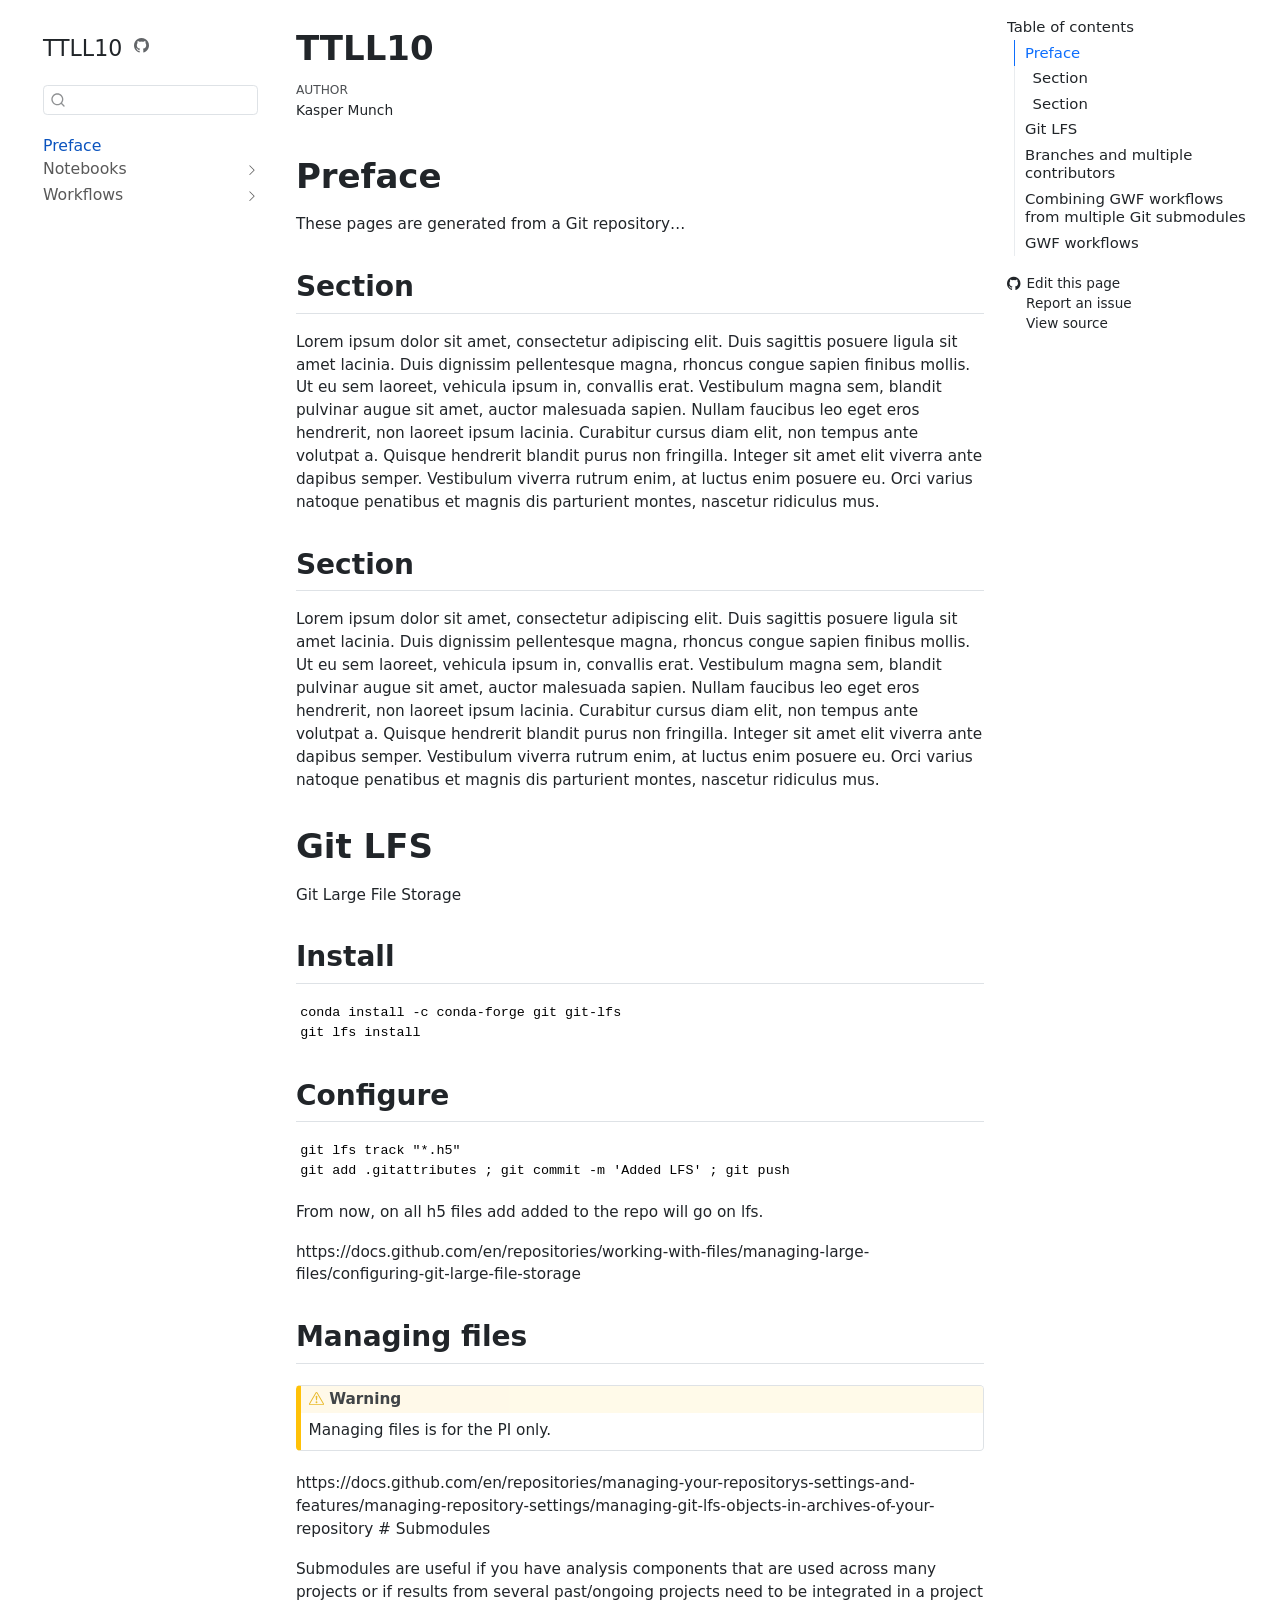
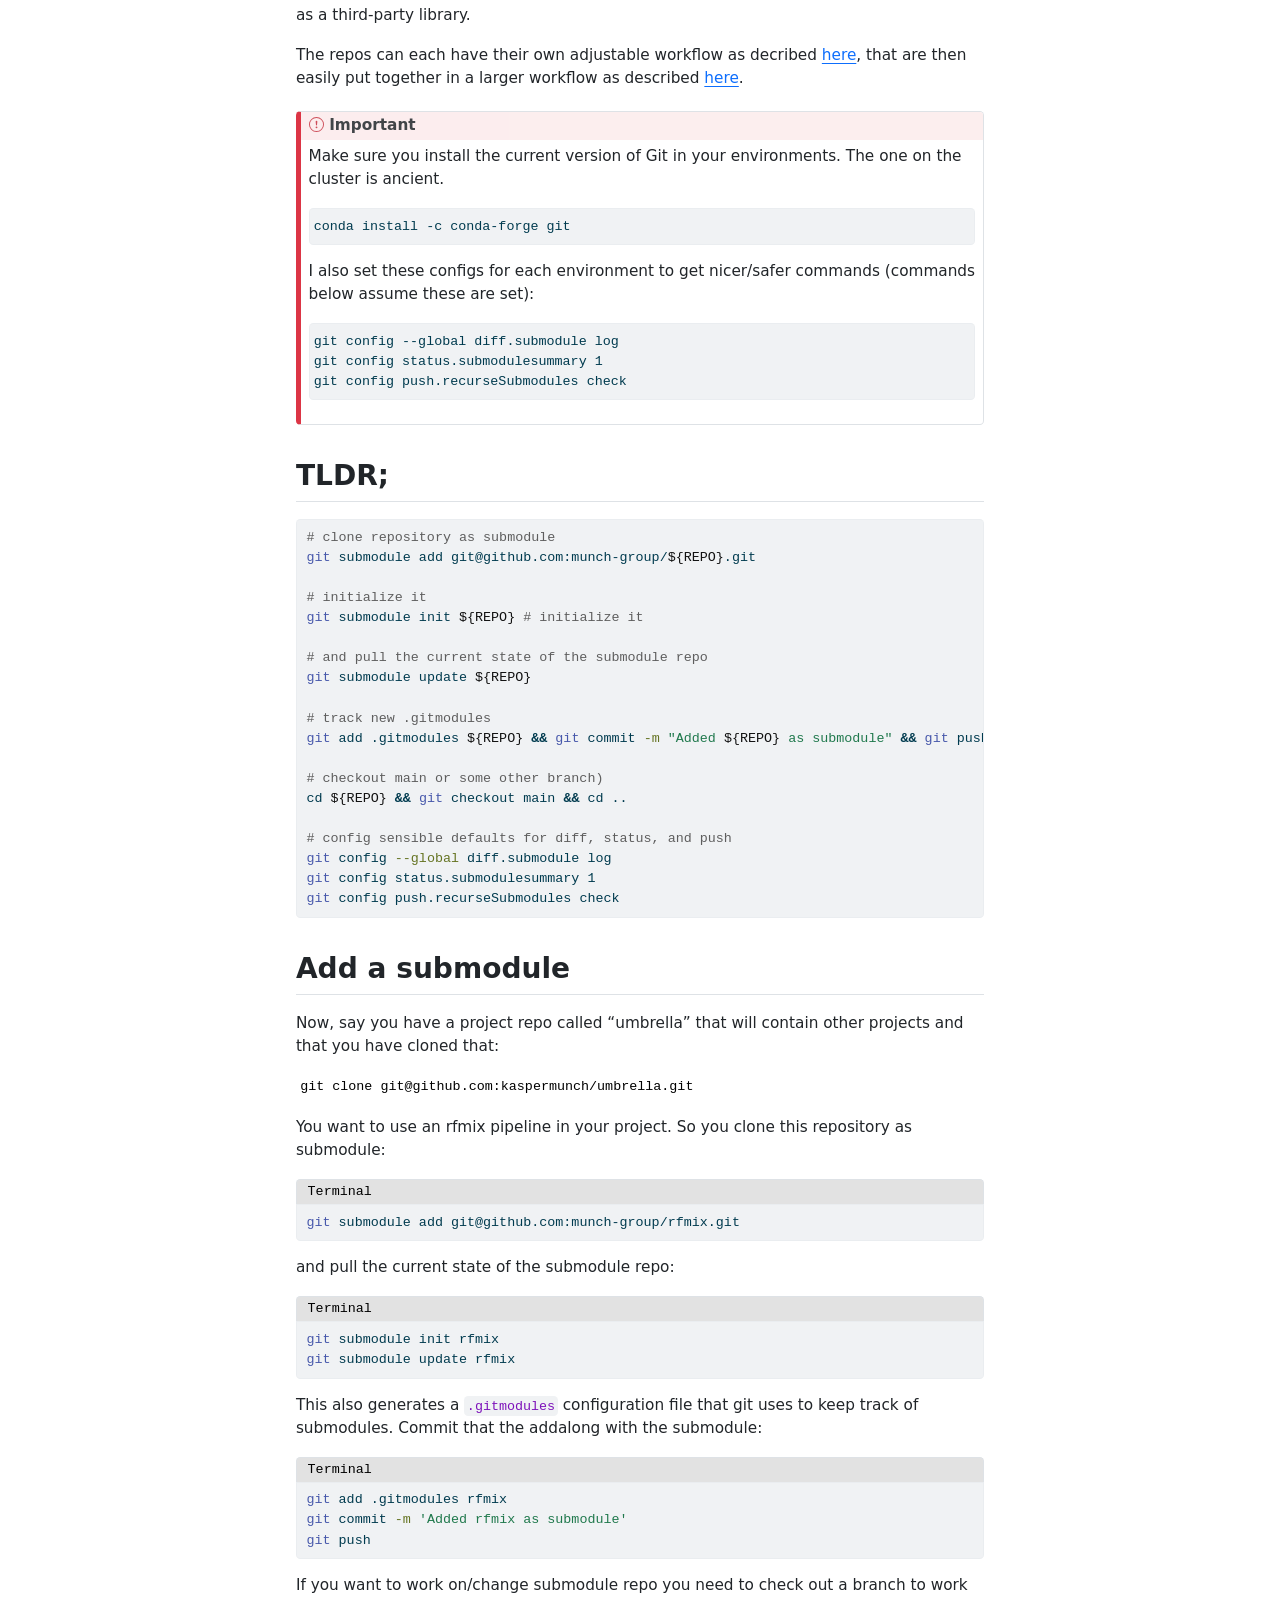
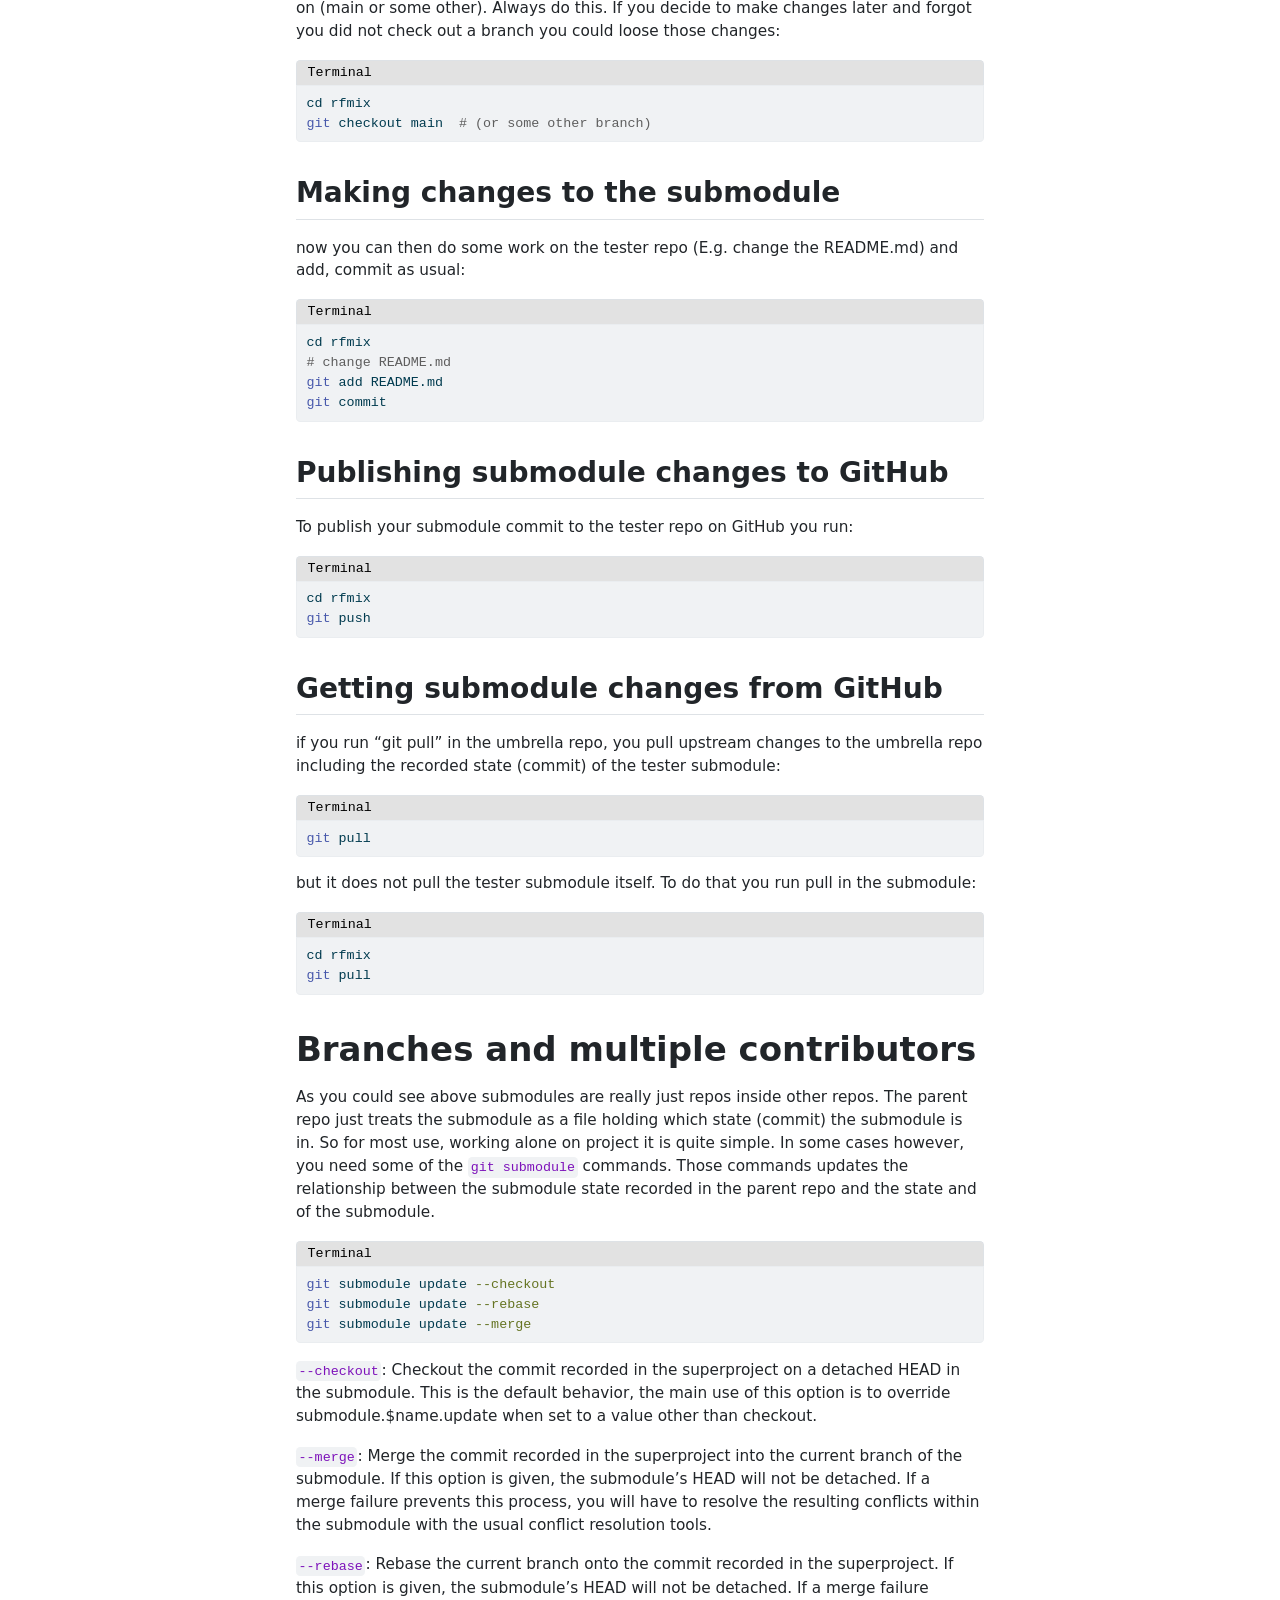
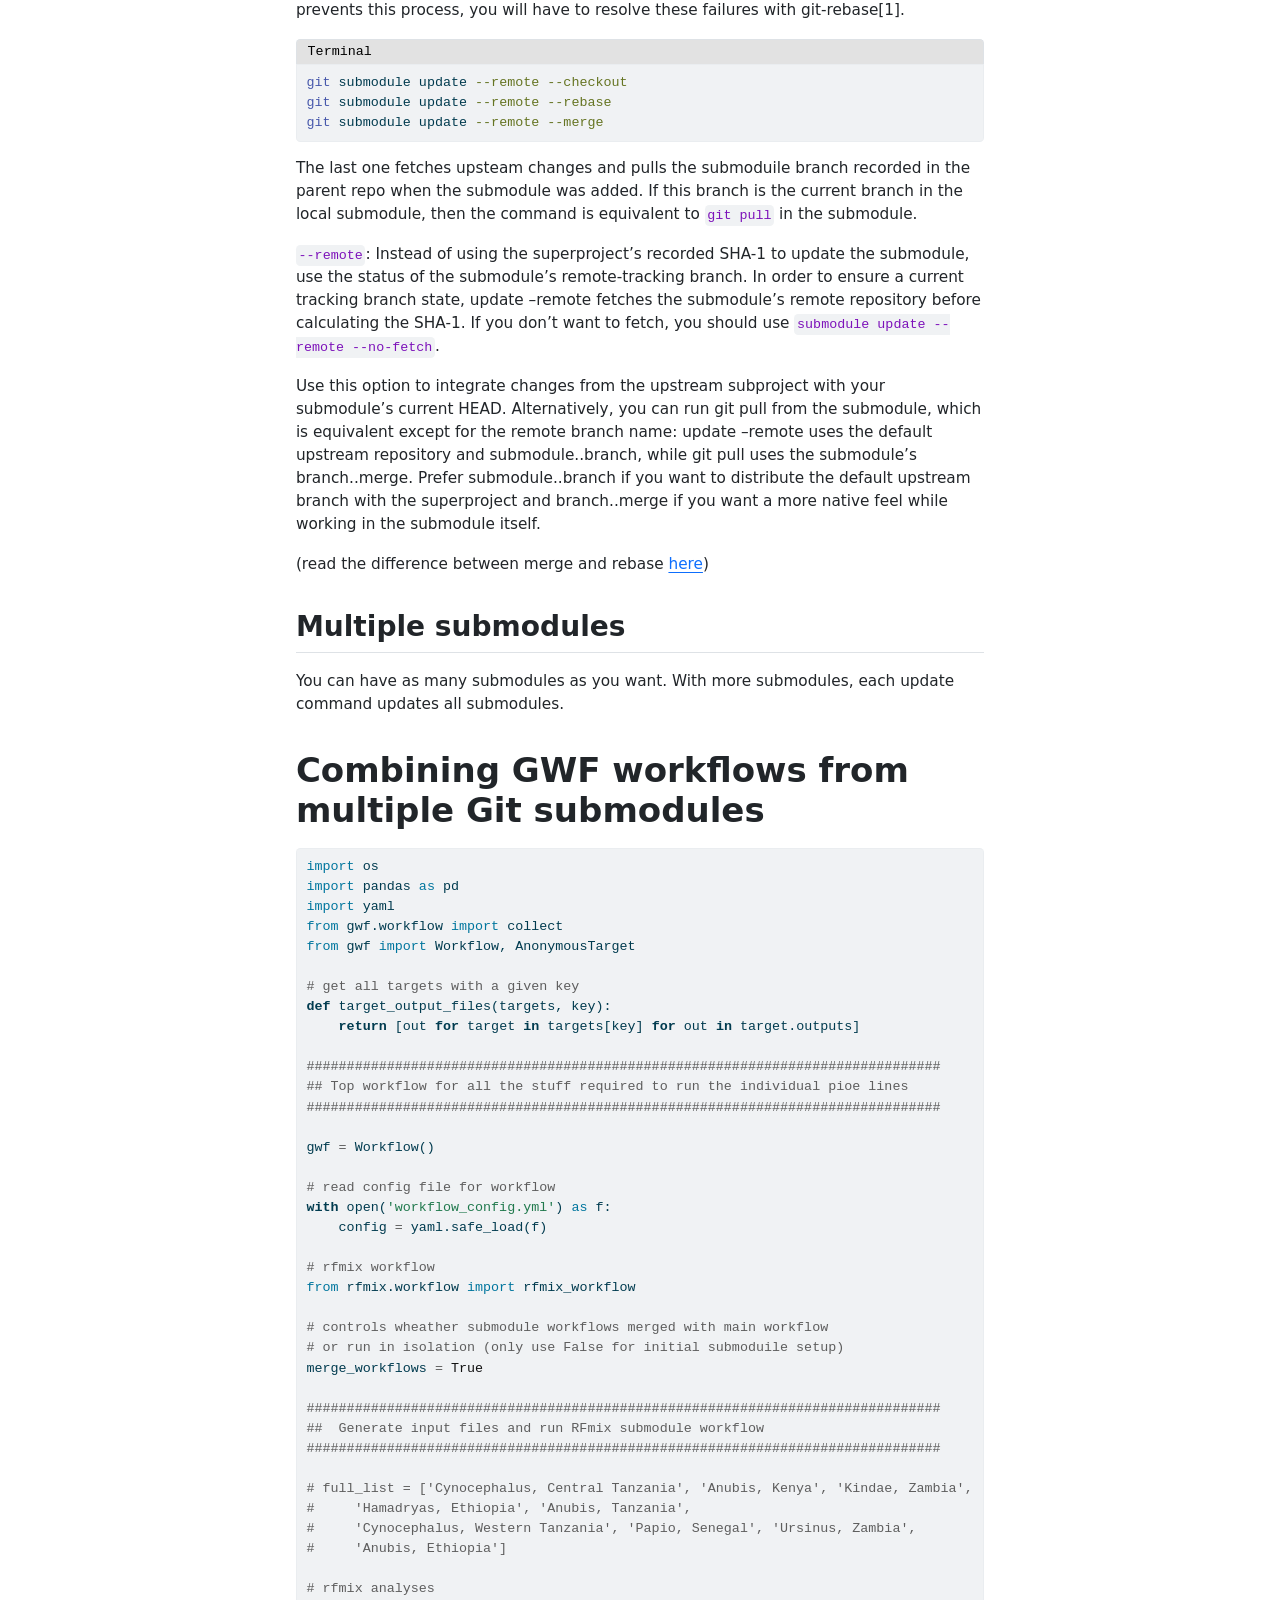
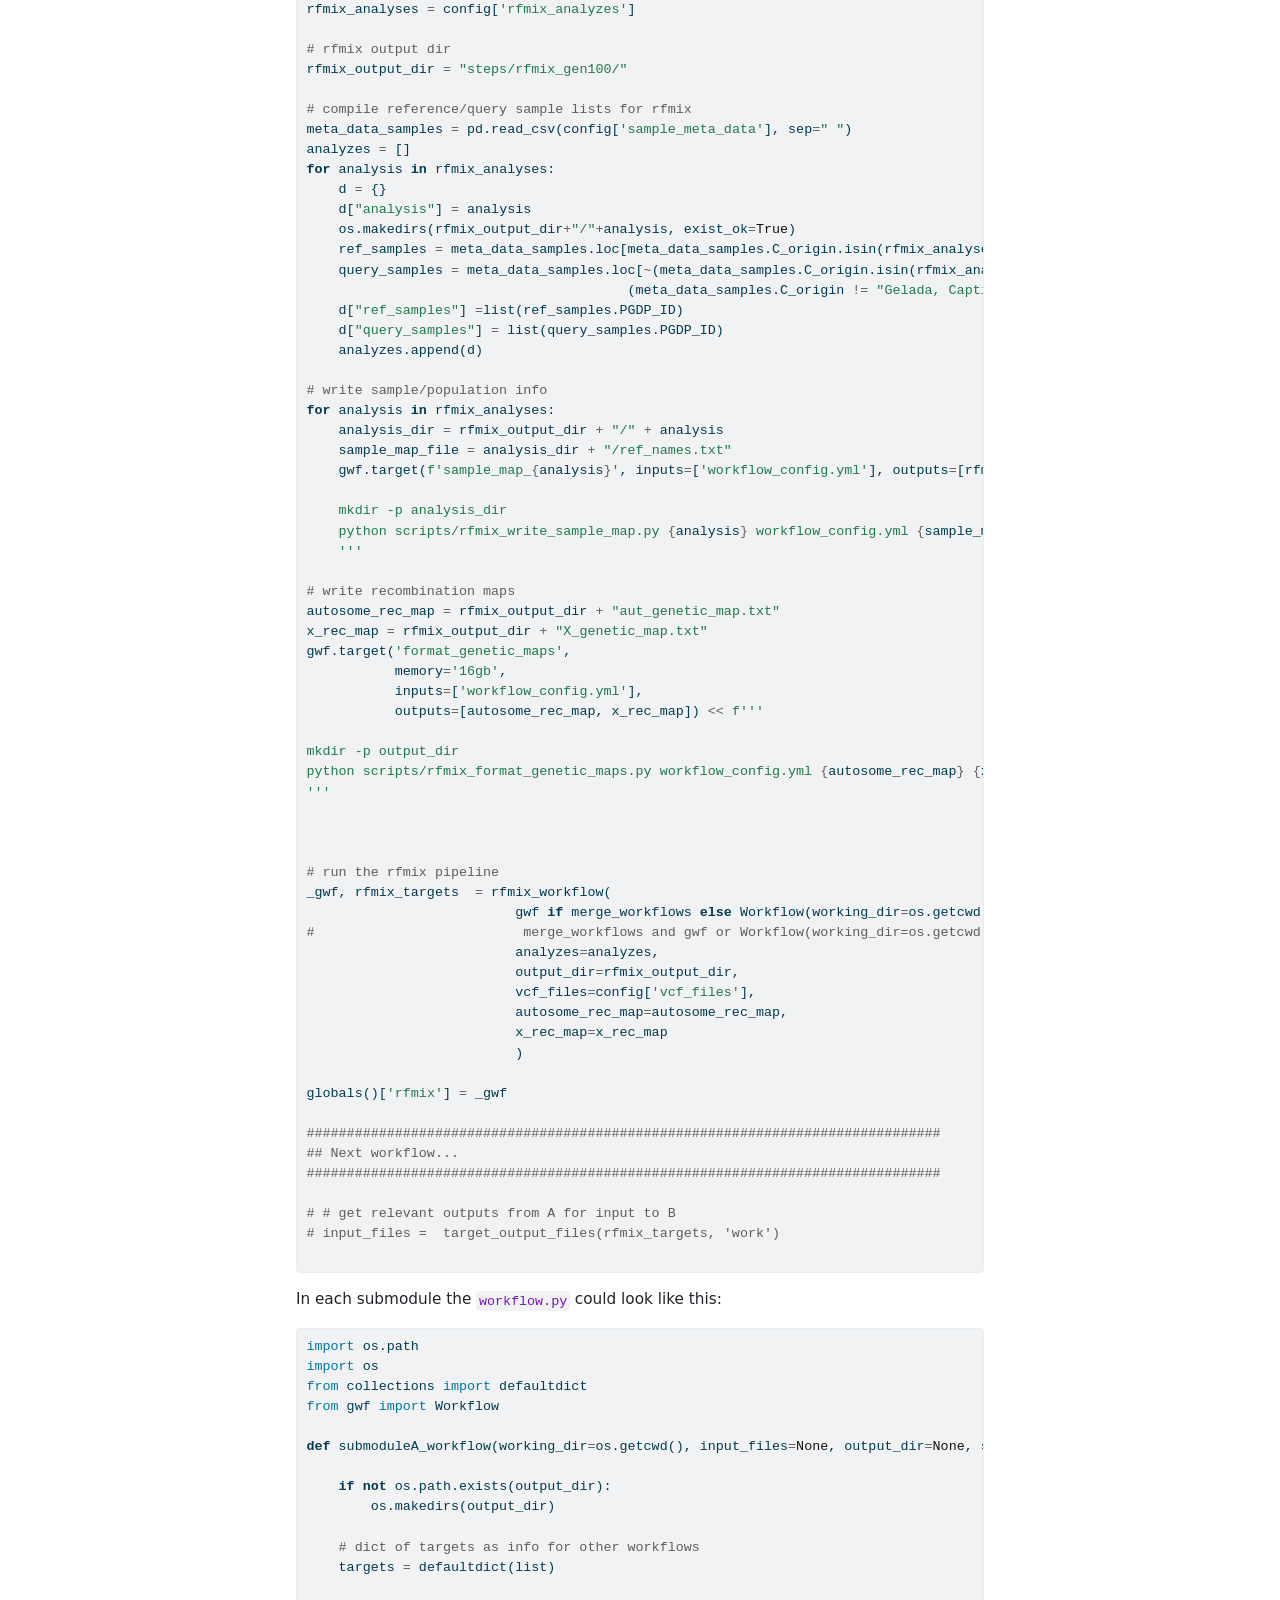
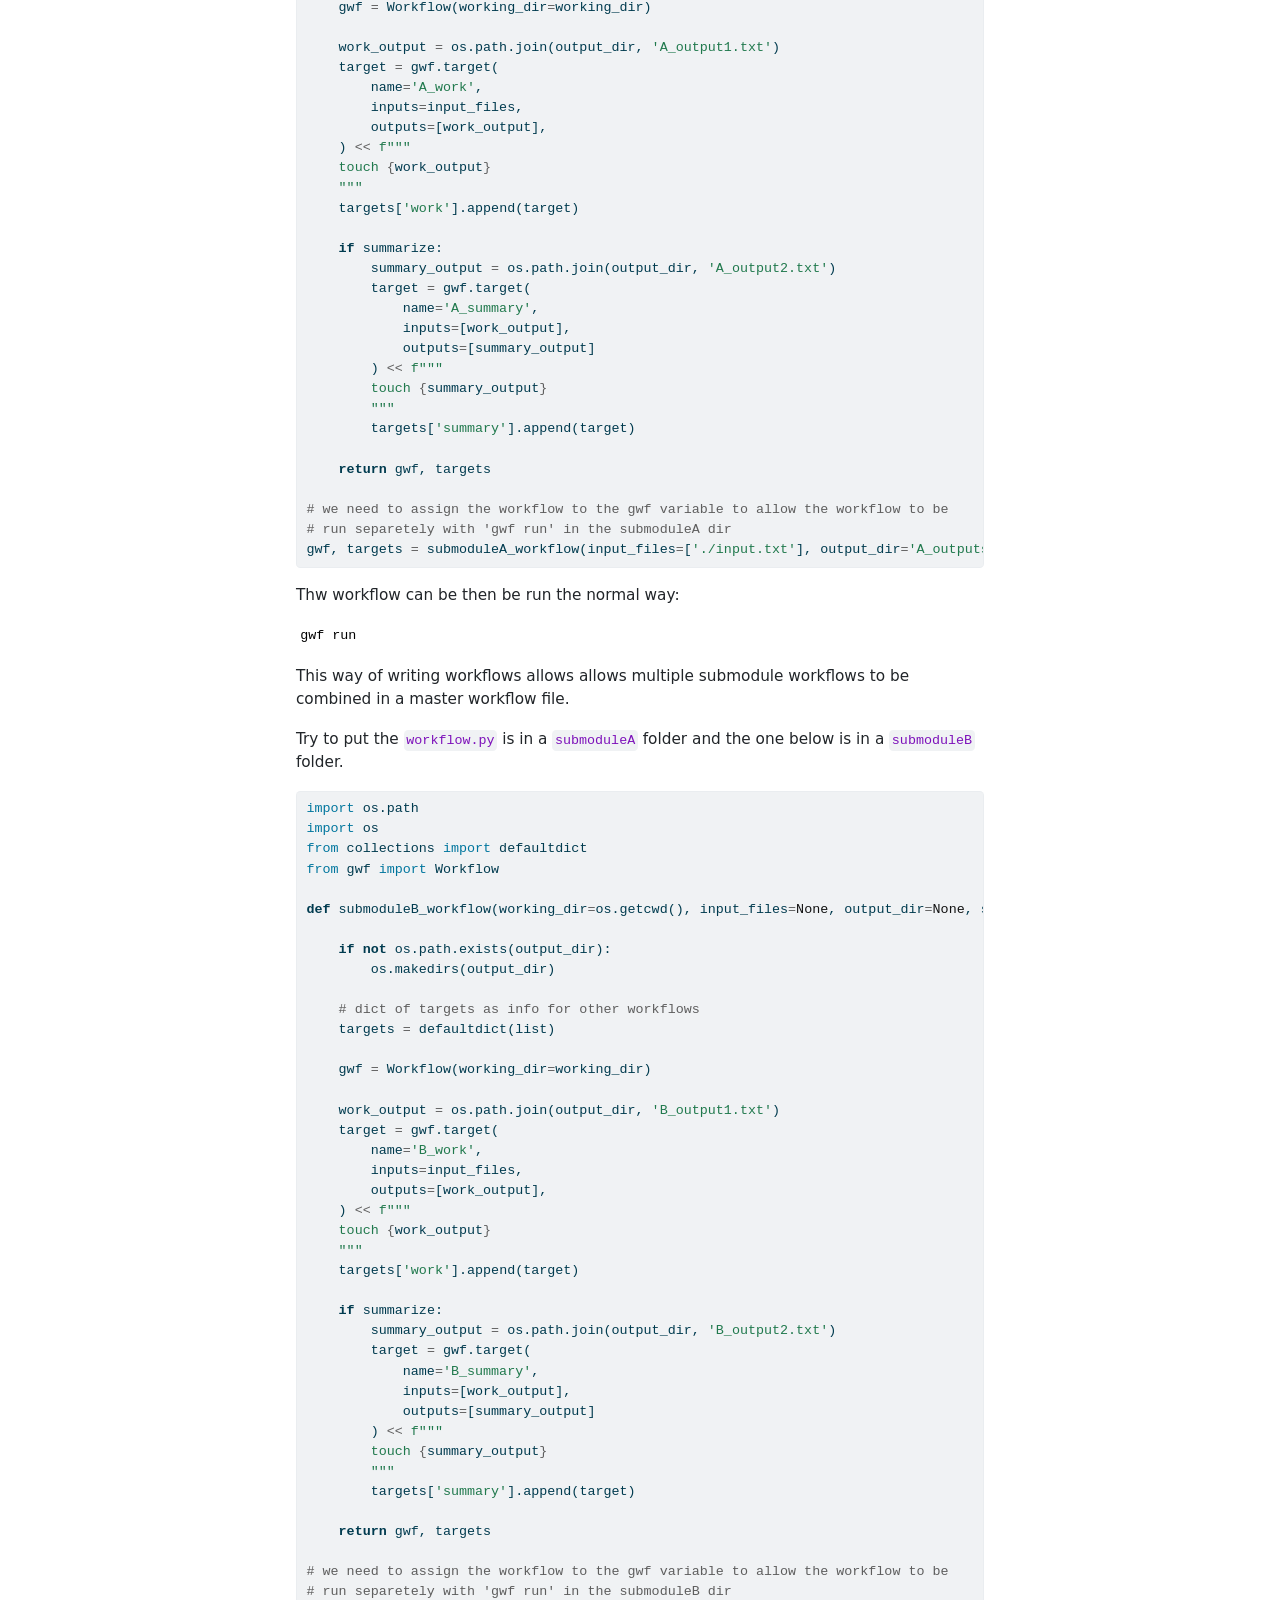
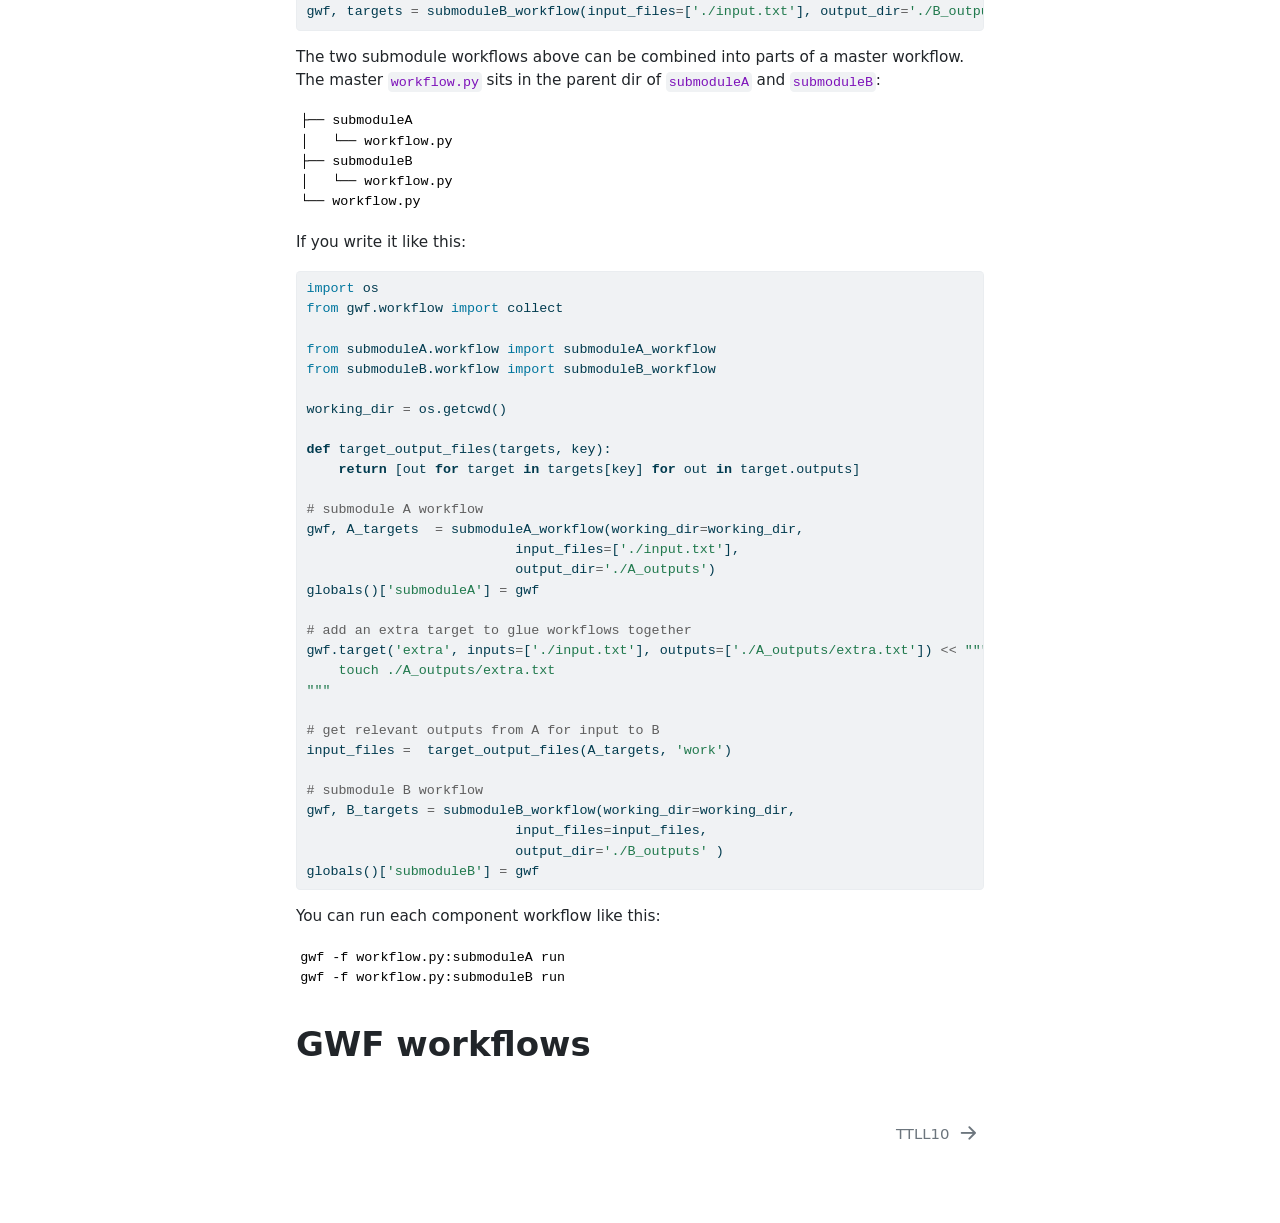
<file: index.html>
<!DOCTYPE html>
<html xmlns="http://www.w3.org/1999/xhtml" lang="en" xml:lang="en"><head>

<meta charset="utf-8">
<meta name="generator" content="quarto-1.9.38">

<meta name="viewport" content="width=device-width, initial-scale=1.0, user-scalable=yes">

<meta name="author" content="Kasper Munch">

<title>TTLL10</title>
<style>
/* Default styles provided by pandoc.
** See https://pandoc.org/MANUAL.html#variables-for-html for config info.
*/
code{white-space: pre-wrap;}
span.smallcaps{font-variant: small-caps;}
div.columns{display: flex; gap: min(4vw, 1.5em);}
div.column{flex: auto; overflow-x: auto;}
div.hanging-indent{margin-left: 1.5em; text-indent: -1.5em;}
ul.task-list{list-style: none;}
ul.task-list li input[type="checkbox"] {
  width: 0.8em;
  margin: 0 0.8em 0.2em -1em; /* quarto-specific, see https://github.com/quarto-dev/quarto-cli/issues/4556 */ 
  vertical-align: middle;
}
/* CSS for syntax highlighting */
html { -webkit-text-size-adjust: 100%; }
pre > code.sourceCode { white-space: pre; position: relative; }
pre > code.sourceCode > span { display: inline-block; line-height: 1.25; }
pre > code.sourceCode > span:empty { height: 1.2em; }
.sourceCode { overflow: visible; }
code.sourceCode > span { color: inherit; text-decoration: inherit; }
div.sourceCode { margin: 1em 0; }
pre.sourceCode { margin: 0; }
@media screen {
div.sourceCode { overflow: auto; }
}
@media print {
pre > code.sourceCode { white-space: pre-wrap; }
pre > code.sourceCode > span { text-indent: -5em; padding-left: 5em; }
}
pre.numberSource code
  { counter-reset: source-line 0; }
pre.numberSource code > span
  { position: relative; left: -4em; counter-increment: source-line; }
pre.numberSource code > span > a:first-child::before
  { content: counter(source-line);
    position: relative; left: -1em; text-align: right; vertical-align: baseline;
    border: none; display: inline-block;
    -webkit-touch-callout: none; -webkit-user-select: none;
    -khtml-user-select: none; -moz-user-select: none;
    -ms-user-select: none; user-select: none;
    padding: 0 4px; width: 4em;
  }
pre.numberSource { margin-left: 3em;  padding-left: 4px; }
div.sourceCode
  {   }
@media screen {
pre > code.sourceCode > span > a:first-child::before { text-decoration: underline; }
}
</style>


<script src="site_libs/quarto-nav/quarto-nav.js"></script>
<script src="site_libs/quarto-nav/headroom.min.js"></script>
<script src="site_libs/clipboard/clipboard.min.js"></script>
<script src="site_libs/quarto-search/autocomplete.umd.js"></script>
<script src="site_libs/quarto-search/fuse.min.js"></script>
<script src="site_libs/quarto-search/quarto-search.js"></script>
<meta name="quarto:offset" content="./">
<link href="./notebooks/ttll10_structure.html" rel="next">
<script src="site_libs/quarto-html/quarto.js" type="module"></script>
<script src="site_libs/quarto-html/tabsets/tabsets.js" type="module"></script>
<script src="site_libs/quarto-html/popper.min.js"></script>
<script src="site_libs/quarto-html/tippy.umd.min.js"></script>
<script src="site_libs/quarto-html/anchor.min.js"></script>
<link href="site_libs/quarto-html/tippy.css" rel="stylesheet">
<link href="site_libs/quarto-html/quarto-syntax-highlighting-15634bcf2e68342d4ad2dfa704d543f6.css" rel="stylesheet" id="quarto-text-highlighting-styles">
<script src="site_libs/bootstrap/bootstrap.min.js"></script>
<link href="site_libs/bootstrap/bootstrap-icons.css" rel="stylesheet">
<link href="site_libs/bootstrap/bootstrap-d3672f30a6c237cddb9fff2b672c5228.min.css" rel="stylesheet" append-hash="true" id="quarto-bootstrap" data-mode="light">
<script id="quarto-search-options" type="application/json">{
  "location": "sidebar",
  "copy-button": false,
  "collapse-after": 3,
  "panel-placement": "start",
  "type": "textbox",
  "limit": 50,
  "keyboard-shortcut": [
    "f",
    "/",
    "s"
  ],
  "show-item-context": false,
  "language": {
    "search-no-results-text": "No results",
    "search-matching-documents-text": "matching documents",
    "search-copy-link-title": "Copy link to search",
    "search-hide-matches-text": "Hide additional matches",
    "search-more-match-text": "more match in this document",
    "search-more-matches-text": "more matches in this document",
    "search-clear-button-title": "Clear",
    "search-text-placeholder": "",
    "search-detached-cancel-button-title": "Cancel",
    "search-submit-button-title": "Submit",
    "search-label": "Search"
  }
}</script>
<script async="" src="https://hypothes.is/embed.js"></script>
<script>
  window.document.addEventListener("DOMContentLoaded", function (_event) {
    document.body.classList.add('hypothesis-enabled');
  });
</script>


</head>

<body class="nav-sidebar floating quarto-light">

<div id="quarto-search-results"></div>
  <header id="quarto-header" class="headroom fixed-top">
  <nav class="quarto-secondary-nav">
    <div class="container-fluid d-flex">
      <button type="button" class="quarto-btn-toggle btn" data-bs-toggle="collapse" role="button" data-bs-target=".quarto-sidebar-collapse-item" aria-controls="quarto-sidebar" aria-expanded="false" aria-label="Toggle sidebar navigation" onclick="if (window.quartoToggleHeadroom) { window.quartoToggleHeadroom(); }">
        <i class="bi bi-layout-text-sidebar-reverse"></i>
      </button>
        <nav class="quarto-page-breadcrumbs" aria-label="breadcrumb"><ol class="breadcrumb"><li class="breadcrumb-item"><a href="./index.html">Preface</a></li></ol></nav>
        <a class="flex-grow-1" role="navigation" data-bs-toggle="collapse" data-bs-target=".quarto-sidebar-collapse-item" aria-controls="quarto-sidebar" aria-expanded="false" aria-label="Toggle sidebar navigation" onclick="if (window.quartoToggleHeadroom) { window.quartoToggleHeadroom(); }">      
        </a>
      <button type="button" class="btn quarto-search-button" aria-label="Search" onclick="window.quartoOpenSearch();">
        <i class="bi bi-search"></i>
      </button>
    </div>
  </nav>
</header>
<!-- content -->
<div id="quarto-content" class="quarto-container page-columns page-rows-contents page-layout-article">
<!-- sidebar -->
  <nav id="quarto-sidebar" class="sidebar collapse collapse-horizontal quarto-sidebar-collapse-item sidebar-navigation floating overflow-auto">
    <div class="pt-lg-2 mt-2 text-left sidebar-header">
    <div class="sidebar-title mb-0 py-0">
      <a href="./">TTLL10</a> 
        <div class="sidebar-tools-main">
    <a href="https://github.com/munch-group/TTLL10" title="Source Code" class="quarto-navigation-tool px-1" aria-label="Source Code"><i class="bi bi-github"></i></a>
</div>
    </div>
      </div>
        <div class="mt-2 flex-shrink-0 align-items-center">
        <div class="sidebar-search">
        <div id="quarto-search" class="" title="Search"></div>
        </div>
        </div>
    <div class="sidebar-menu-container"> 
    <ul class="list-unstyled mt-1">
        <li class="sidebar-item">
  <div class="sidebar-item-container"> 
  <a href="./index.html" class="sidebar-item-text sidebar-link active">
 <span class="menu-text">Preface</span></a>
  </div>
</li>
        <li class="sidebar-item sidebar-item-section">
      <div class="sidebar-item-container"> 
            <a class="sidebar-item-text sidebar-link text-start collapsed" data-bs-toggle="collapse" data-bs-target="#quarto-sidebar-section-1" role="navigation" aria-expanded="false">
 <span class="menu-text">Notebooks</span></a>
          <a class="sidebar-item-toggle text-start collapsed" data-bs-toggle="collapse" data-bs-target="#quarto-sidebar-section-1" role="navigation" aria-expanded="false" aria-label="Toggle section">
            <i class="bi bi-chevron-right ms-2"></i>
          </a> 
      </div>
      <ul id="quarto-sidebar-section-1" class="collapse list-unstyled sidebar-section depth1 ">  
          <li class="sidebar-item">
  <div class="sidebar-item-container"> 
  <a href="./notebooks/ttll10_structure.html" class="sidebar-item-text sidebar-link"><span class="chapter-title">TTLL10</span></a>
  </div>
</li>
      </ul>
  </li>
        <li class="sidebar-item sidebar-item-section">
      <div class="sidebar-item-container"> 
            <a class="sidebar-item-text sidebar-link text-start collapsed" data-bs-toggle="collapse" data-bs-target="#quarto-sidebar-section-2" role="navigation" aria-expanded="false">
 <span class="menu-text">Workflows</span></a>
          <a class="sidebar-item-toggle text-start collapsed" data-bs-toggle="collapse" data-bs-target="#quarto-sidebar-section-2" role="navigation" aria-expanded="false" aria-label="Toggle section">
            <i class="bi bi-chevron-right ms-2"></i>
          </a> 
      </div>
      <ul id="quarto-sidebar-section-2" class="collapse list-unstyled sidebar-section depth1 ">  
          <li class="sidebar-item">
  <div class="sidebar-item-container"> 
  <a href="./workflow.html" class="sidebar-item-text sidebar-link"><span class="chapter-title">GWF workflow</span></a>
  </div>
</li>
      </ul>
  </li>
    </ul>
    </div>
</nav>
<div id="quarto-sidebar-glass" class="quarto-sidebar-collapse-item" data-bs-toggle="collapse" data-bs-target=".quarto-sidebar-collapse-item"></div>
<!-- margin-sidebar -->
    <div id="quarto-margin-sidebar" class="sidebar margin-sidebar">
        <nav id="TOC" role="doc-toc" class="toc-active">
    <h2 id="toc-title">Table of contents</h2>
   
  <ul class="collapse">
  <li><a href="#preface" id="toc-preface" class="nav-link active" data-scroll-target="#preface">Preface</a>
  <ul class="collapse">
  <li><a href="#section" id="toc-section" class="nav-link" data-scroll-target="#section">Section</a></li>
  <li><a href="#section-1" id="toc-section-1" class="nav-link" data-scroll-target="#section-1">Section</a></li>
  </ul></li>
  <li><a href="#git-lfs" id="toc-git-lfs" class="nav-link" data-scroll-target="#git-lfs">Git LFS</a>
  <ul class="collapse">
  <li><a href="#install" id="toc-install" class="nav-link" data-scroll-target="#install">Install</a></li>
  <li><a href="#configure" id="toc-configure" class="nav-link" data-scroll-target="#configure">Configure</a></li>
  <li><a href="#managing-files" id="toc-managing-files" class="nav-link" data-scroll-target="#managing-files">Managing files</a></li>
  <li><a href="#tldr" id="toc-tldr" class="nav-link" data-scroll-target="#tldr">TLDR;</a></li>
  <li><a href="#add-a-submodule" id="toc-add-a-submodule" class="nav-link" data-scroll-target="#add-a-submodule">Add a submodule</a></li>
  <li><a href="#making-changes-to-the-submodule" id="toc-making-changes-to-the-submodule" class="nav-link" data-scroll-target="#making-changes-to-the-submodule">Making changes to the submodule</a></li>
  <li><a href="#publishing-submodule-changes-to-github" id="toc-publishing-submodule-changes-to-github" class="nav-link" data-scroll-target="#publishing-submodule-changes-to-github">Publishing submodule changes to GitHub</a></li>
  <li><a href="#getting-submodule-changes-from-github" id="toc-getting-submodule-changes-from-github" class="nav-link" data-scroll-target="#getting-submodule-changes-from-github">Getting submodule changes from GitHub</a></li>
  </ul></li>
  <li><a href="#branches-and-multiple-contributors" id="toc-branches-and-multiple-contributors" class="nav-link" data-scroll-target="#branches-and-multiple-contributors">Branches and multiple contributors</a>
  <ul class="collapse">
  <li><a href="#multiple-submodules" id="toc-multiple-submodules" class="nav-link" data-scroll-target="#multiple-submodules">Multiple submodules</a></li>
  </ul></li>
  <li><a href="#combining-gwf-workflows-from-multiple-git-submodules" id="toc-combining-gwf-workflows-from-multiple-git-submodules" class="nav-link" data-scroll-target="#combining-gwf-workflows-from-multiple-git-submodules">Combining GWF workflows from multiple Git submodules</a></li>
  <li><a href="#gwf-workflows" id="toc-gwf-workflows" class="nav-link" data-scroll-target="#gwf-workflows">GWF workflows</a></li>
  </ul>
<div class="toc-actions"><ul class="collapse"><li><a href="https://github.com/munch-group/TTLL10/edit/main/index.qmd" class="toc-action"><i class="bi bi-github"></i>Edit this page</a></li><li><a href="https://github.com/munch-group/TTLL10/issues/new" class="toc-action"><i class="bi empty"></i>Report an issue</a></li><li><a href="https://github.com/munch-group/TTLL10/blob/main/index.qmd" class="toc-action"><i class="bi empty"></i>View source</a></li></ul></div></nav>
    </div>
<!-- main -->
<main class="content" id="quarto-document-content">

<header id="title-block-header" class="quarto-title-block default">
<div class="quarto-title">
<h1 class="title">TTLL10</h1>
</div>



<div class="quarto-title-meta">

    <div>
    <div class="quarto-title-meta-heading">Author</div>
    <div class="quarto-title-meta-contents">
             <p>Kasper Munch </p>
          </div>
  </div>
    
  
    
  </div>
  


</header>


<!-- ---
title: About
author: My Name
date: 'April 25nd, 2024'
format:
 html:
  code-fold: true
--- -->
<section id="preface" class="level1 unnumbered noexport">
<h1 class="unnumbered noexport">Preface</h1>
<p>These pages are generated from a Git repository…</p>
<section id="section" class="level2 unnumbered noexport">
<h2 class="unnumbered noexport anchored" data-anchor-id="section">Section</h2>
<p>Lorem ipsum dolor sit amet, consectetur adipiscing elit. Duis sagittis posuere ligula sit amet lacinia. Duis dignissim pellentesque magna, rhoncus congue sapien finibus mollis. Ut eu sem laoreet, vehicula ipsum in, convallis erat. Vestibulum magna sem, blandit pulvinar augue sit amet, auctor malesuada sapien. Nullam faucibus leo eget eros hendrerit, non laoreet ipsum lacinia. Curabitur cursus diam elit, non tempus ante volutpat a. Quisque hendrerit blandit purus non fringilla. Integer sit amet elit viverra ante dapibus semper. Vestibulum viverra rutrum enim, at luctus enim posuere eu. Orci varius natoque penatibus et magnis dis parturient montes, nascetur ridiculus mus.</p>
</section>
<section id="section-1" class="level2 unnumbered noexport">
<h2 class="unnumbered noexport anchored" data-anchor-id="section-1">Section</h2>
<p>Lorem ipsum dolor sit amet, consectetur adipiscing elit. Duis sagittis posuere ligula sit amet lacinia. Duis dignissim pellentesque magna, rhoncus congue sapien finibus mollis. Ut eu sem laoreet, vehicula ipsum in, convallis erat. Vestibulum magna sem, blandit pulvinar augue sit amet, auctor malesuada sapien. Nullam faucibus leo eget eros hendrerit, non laoreet ipsum lacinia. Curabitur cursus diam elit, non tempus ante volutpat a. Quisque hendrerit blandit purus non fringilla. Integer sit amet elit viverra ante dapibus semper. Vestibulum viverra rutrum enim, at luctus enim posuere eu. Orci varius natoque penatibus et magnis dis parturient montes, nascetur ridiculus mus.</p>
</section>
</section>
<section id="git-lfs" class="level1">
<h1>Git LFS</h1>
<p>Git Large File Storage</p>
<section id="install" class="level2">
<h2 class="anchored" data-anchor-id="install">Install</h2>
<pre><code>conda install -c conda-forge git git-lfs
git lfs install</code></pre>
</section>
<section id="configure" class="level2">
<h2 class="anchored" data-anchor-id="configure">Configure</h2>
<pre><code>git lfs track "*.h5"
git add .gitattributes ; git commit -m 'Added LFS' ; git push</code></pre>
<p>From now, on all h5 files add added to the repo will go on lfs.</p>
<p>https://docs.github.com/en/repositories/working-with-files/managing-large-files/configuring-git-large-file-storage</p>
</section>
<section id="managing-files" class="level2">
<h2 class="anchored" data-anchor-id="managing-files">Managing files</h2>
<div class="callout callout-style-default callout-warning callout-titled">
<div class="callout-header d-flex align-content-center">
<div class="callout-icon-container">
<i class="callout-icon"></i>
</div>
<div class="callout-title-container flex-fill">
Warning
</div>
</div>
<div class="callout-body-container callout-body">
<p>Managing files is for the PI only.</p>
</div>
</div>
<p>https://docs.github.com/en/repositories/managing-your-repositorys-settings-and-features/managing-repository-settings/managing-git-lfs-objects-in-archives-of-your-repository # Submodules</p>
<p>Submodules are useful if you have analysis components that are used across many projects or if results from several past/ongoing projects need to be integrated in a project as a third-party library.</p>
<p>The repos can each have their own adjustable workflow as decribed <a href="https://gwf.app/guide/patterns/#dynamically-generating-a-workflow">here</a>, that are then easily put together in a larger workflow as described <a href="https://gwf.app/guide/patterns/#large-workflows">here</a>.</p>
<div class="callout callout-style-default callout-important callout-titled">
<div class="callout-header d-flex align-content-center">
<div class="callout-icon-container">
<i class="callout-icon"></i>
</div>
<div class="callout-title-container flex-fill">
Important
</div>
</div>
<div class="callout-body-container callout-body">
<p>Make sure you install the current version of Git in your environments. The one on the cluster is ancient.</p>
<div class="code-copy-outer-scaffold"><div class="sourceCode" id="cb3"><pre class="sourceCode txt code-with-copy"><code class="sourceCode default"><span id="cb3-1"><a href="#cb3-1" aria-hidden="true" tabindex="-1"></a>conda install -c conda-forge git</span></code></pre></div><button title="Copy to Clipboard" class="code-copy-button"><i class="bi"></i></button></div>
<p>I also set these configs for each environment to get nicer/safer commands (commands below assume these are set):</p>
<div class="code-copy-outer-scaffold"><div class="sourceCode" id="cb4"><pre class="sourceCode txt code-with-copy"><code class="sourceCode default"><span id="cb4-1"><a href="#cb4-1" aria-hidden="true" tabindex="-1"></a>git config --global diff.submodule log</span>
<span id="cb4-2"><a href="#cb4-2" aria-hidden="true" tabindex="-1"></a>git config status.submodulesummary 1</span>
<span id="cb4-3"><a href="#cb4-3" aria-hidden="true" tabindex="-1"></a>git config push.recurseSubmodules check</span></code></pre></div><button title="Copy to Clipboard" class="code-copy-button"><i class="bi"></i></button></div>
</div>
</div>
</section>
<section id="tldr" class="level2">
<h2 class="anchored" data-anchor-id="tldr">TLDR;</h2>
<div class="code-copy-outer-scaffold"><div class="sourceCode" id="cb5"><pre class="sourceCode bash code-with-copy"><code class="sourceCode bash"><span id="cb5-1"><a href="#cb5-1" aria-hidden="true" tabindex="-1"></a><span class="co"># clone repository as submodule</span></span>
<span id="cb5-2"><a href="#cb5-2" aria-hidden="true" tabindex="-1"></a><span class="fu">git</span> submodule add git@github.com:munch-group/<span class="va">${REPO}</span>.git</span>
<span id="cb5-3"><a href="#cb5-3" aria-hidden="true" tabindex="-1"></a></span>
<span id="cb5-4"><a href="#cb5-4" aria-hidden="true" tabindex="-1"></a><span class="co"># initialize it</span></span>
<span id="cb5-5"><a href="#cb5-5" aria-hidden="true" tabindex="-1"></a><span class="fu">git</span> submodule init <span class="va">${REPO}</span> <span class="co"># initialize it</span></span>
<span id="cb5-6"><a href="#cb5-6" aria-hidden="true" tabindex="-1"></a></span>
<span id="cb5-7"><a href="#cb5-7" aria-hidden="true" tabindex="-1"></a><span class="co"># and pull the current state of the submodule repo</span></span>
<span id="cb5-8"><a href="#cb5-8" aria-hidden="true" tabindex="-1"></a><span class="fu">git</span> submodule update <span class="va">${REPO}</span></span>
<span id="cb5-9"><a href="#cb5-9" aria-hidden="true" tabindex="-1"></a></span>
<span id="cb5-10"><a href="#cb5-10" aria-hidden="true" tabindex="-1"></a><span class="co"># track new .gitmodules</span></span>
<span id="cb5-11"><a href="#cb5-11" aria-hidden="true" tabindex="-1"></a><span class="fu">git</span> add .gitmodules <span class="va">${REPO}</span> <span class="kw">&amp;&amp;</span> <span class="fu">git</span> commit <span class="at">-m</span> <span class="st">"Added </span><span class="va">${REPO}</span><span class="st"> as submodule"</span> <span class="kw">&amp;&amp;</span> <span class="fu">git</span> push </span>
<span id="cb5-12"><a href="#cb5-12" aria-hidden="true" tabindex="-1"></a></span>
<span id="cb5-13"><a href="#cb5-13" aria-hidden="true" tabindex="-1"></a><span class="co"># checkout main or some other branch)</span></span>
<span id="cb5-14"><a href="#cb5-14" aria-hidden="true" tabindex="-1"></a><span class="bu">cd</span> <span class="va">${REPO}</span> <span class="kw">&amp;&amp;</span> <span class="fu">git</span> checkout main <span class="kw">&amp;&amp;</span> <span class="bu">cd</span> .. </span>
<span id="cb5-15"><a href="#cb5-15" aria-hidden="true" tabindex="-1"></a></span>
<span id="cb5-16"><a href="#cb5-16" aria-hidden="true" tabindex="-1"></a><span class="co"># config sensible defaults for diff, status, and push</span></span>
<span id="cb5-17"><a href="#cb5-17" aria-hidden="true" tabindex="-1"></a><span class="fu">git</span> config <span class="at">--global</span> diff.submodule log</span>
<span id="cb5-18"><a href="#cb5-18" aria-hidden="true" tabindex="-1"></a><span class="fu">git</span> config status.submodulesummary 1</span>
<span id="cb5-19"><a href="#cb5-19" aria-hidden="true" tabindex="-1"></a><span class="fu">git</span> config push.recurseSubmodules check</span></code></pre></div><button title="Copy to Clipboard" class="code-copy-button"><i class="bi"></i></button></div>
</section>
<section id="add-a-submodule" class="level2">
<h2 class="anchored" data-anchor-id="add-a-submodule">Add a submodule</h2>
<p>Now, say you have a project repo called “umbrella” that will contain other projects and that you have cloned that:</p>
<pre><code>git clone git@github.com:kaspermunch/umbrella.git</code></pre>
<p>You want to use an rfmix pipeline in your project. So you clone this repository as submodule:</p>
<div class="code-with-filename">
<div class="code-with-filename-file">
<pre><strong>Terminal</strong></pre>
</div>
<div class="code-copy-outer-scaffold"><div class="sourceCode" id="cb7" data-filename="Terminal"><pre class="sourceCode bash code-with-copy"><code class="sourceCode bash"><span id="cb7-1"><a href="#cb7-1" aria-hidden="true" tabindex="-1"></a><span class="fu">git</span> submodule add git@github.com:munch-group/rfmix.git</span></code></pre></div><button title="Copy to Clipboard" class="code-copy-button"><i class="bi"></i></button></div>
</div>
<p>and pull the current state of the submodule repo:</p>
<div class="code-with-filename">
<div class="code-with-filename-file">
<pre><strong>Terminal</strong></pre>
</div>
<div class="code-copy-outer-scaffold"><div class="sourceCode" id="cb8" data-filename="Terminal"><pre class="sourceCode bash code-with-copy"><code class="sourceCode bash"><span id="cb8-1"><a href="#cb8-1" aria-hidden="true" tabindex="-1"></a><span class="fu">git</span> submodule init rfmix</span>
<span id="cb8-2"><a href="#cb8-2" aria-hidden="true" tabindex="-1"></a><span class="fu">git</span> submodule update rfmix</span></code></pre></div><button title="Copy to Clipboard" class="code-copy-button"><i class="bi"></i></button></div>
</div>
<p>This also generates a <code>.gitmodules</code> configuration file that git uses to keep track of submodules. Commit that the addalong with the submodule:</p>
<div class="code-with-filename">
<div class="code-with-filename-file">
<pre><strong>Terminal</strong></pre>
</div>
<div class="code-copy-outer-scaffold"><div class="sourceCode" id="cb9" data-filename="Terminal"><pre class="sourceCode bash code-with-copy"><code class="sourceCode bash"><span id="cb9-1"><a href="#cb9-1" aria-hidden="true" tabindex="-1"></a><span class="fu">git</span> add .gitmodules rfmix</span>
<span id="cb9-2"><a href="#cb9-2" aria-hidden="true" tabindex="-1"></a><span class="fu">git</span> commit <span class="at">-m</span> <span class="st">'Added rfmix as submodule'</span></span>
<span id="cb9-3"><a href="#cb9-3" aria-hidden="true" tabindex="-1"></a><span class="fu">git</span> push</span></code></pre></div><button title="Copy to Clipboard" class="code-copy-button"><i class="bi"></i></button></div>
</div>
<p>If you want to work on/change submodule repo you need to check out a branch to work on (main or some other). Always do this. If you decide to make changes later and forgot you did not check out a branch you could loose those changes:</p>
<div class="code-with-filename">
<div class="code-with-filename-file">
<pre><strong>Terminal</strong></pre>
</div>
<div class="code-copy-outer-scaffold"><div class="sourceCode" id="cb10" data-filename="Terminal"><pre class="sourceCode bash code-with-copy"><code class="sourceCode bash"><span id="cb10-1"><a href="#cb10-1" aria-hidden="true" tabindex="-1"></a><span class="bu">cd</span> rfmix</span>
<span id="cb10-2"><a href="#cb10-2" aria-hidden="true" tabindex="-1"></a><span class="fu">git</span> checkout main  <span class="co"># (or some other branch)</span></span></code></pre></div><button title="Copy to Clipboard" class="code-copy-button"><i class="bi"></i></button></div>
</div>
</section>
<section id="making-changes-to-the-submodule" class="level2">
<h2 class="anchored" data-anchor-id="making-changes-to-the-submodule">Making changes to the submodule</h2>
<p>now you can then do some work on the tester repo (E.g. change the README.md) and add, commit as usual:</p>
<div class="code-with-filename">
<div class="code-with-filename-file">
<pre><strong>Terminal</strong></pre>
</div>
<div class="code-copy-outer-scaffold"><div class="sourceCode" id="cb11" data-filename="Terminal"><pre class="sourceCode bash code-with-copy"><code class="sourceCode bash"><span id="cb11-1"><a href="#cb11-1" aria-hidden="true" tabindex="-1"></a><span class="bu">cd</span> rfmix</span>
<span id="cb11-2"><a href="#cb11-2" aria-hidden="true" tabindex="-1"></a><span class="co"># change README.md</span></span>
<span id="cb11-3"><a href="#cb11-3" aria-hidden="true" tabindex="-1"></a><span class="fu">git</span> add README.md</span>
<span id="cb11-4"><a href="#cb11-4" aria-hidden="true" tabindex="-1"></a><span class="fu">git</span> commit</span></code></pre></div><button title="Copy to Clipboard" class="code-copy-button"><i class="bi"></i></button></div>
</div>
</section>
<section id="publishing-submodule-changes-to-github" class="level2">
<h2 class="anchored" data-anchor-id="publishing-submodule-changes-to-github">Publishing submodule changes to GitHub</h2>
<p>To publish your submodule commit to the tester repo on GitHub you run:</p>
<div class="code-with-filename">
<div class="code-with-filename-file">
<pre><strong>Terminal</strong></pre>
</div>
<div class="code-copy-outer-scaffold"><div class="sourceCode" id="cb12" data-filename="Terminal"><pre class="sourceCode bash code-with-copy"><code class="sourceCode bash"><span id="cb12-1"><a href="#cb12-1" aria-hidden="true" tabindex="-1"></a><span class="bu">cd</span> rfmix</span>
<span id="cb12-2"><a href="#cb12-2" aria-hidden="true" tabindex="-1"></a><span class="fu">git</span> push</span></code></pre></div><button title="Copy to Clipboard" class="code-copy-button"><i class="bi"></i></button></div>
</div>
</section>
<section id="getting-submodule-changes-from-github" class="level2">
<h2 class="anchored" data-anchor-id="getting-submodule-changes-from-github">Getting submodule changes from GitHub</h2>
<p>if you run “git pull” in the umbrella repo, you pull upstream changes to the umbrella repo including the recorded state (commit) of the tester submodule:</p>
<div class="code-with-filename">
<div class="code-with-filename-file">
<pre><strong>Terminal</strong></pre>
</div>
<div class="code-copy-outer-scaffold"><div class="sourceCode" id="cb13" data-filename="Terminal"><pre class="sourceCode bash code-with-copy"><code class="sourceCode bash"><span id="cb13-1"><a href="#cb13-1" aria-hidden="true" tabindex="-1"></a><span class="fu">git</span> pull</span></code></pre></div><button title="Copy to Clipboard" class="code-copy-button"><i class="bi"></i></button></div>
</div>
<p>but it does not pull the tester submodule itself. To do that you run pull in the submodule:</p>
<div class="code-with-filename">
<div class="code-with-filename-file">
<pre><strong>Terminal</strong></pre>
</div>
<div class="code-copy-outer-scaffold"><div class="sourceCode" id="cb14" data-filename="Terminal"><pre class="sourceCode bash code-with-copy"><code class="sourceCode bash"><span id="cb14-1"><a href="#cb14-1" aria-hidden="true" tabindex="-1"></a><span class="bu">cd</span> rfmix</span>
<span id="cb14-2"><a href="#cb14-2" aria-hidden="true" tabindex="-1"></a><span class="fu">git</span> pull</span></code></pre></div><button title="Copy to Clipboard" class="code-copy-button"><i class="bi"></i></button></div>
</div>
</section>
</section>
<section id="branches-and-multiple-contributors" class="level1">
<h1>Branches and multiple contributors</h1>
<p>As you could see above submodules are really just repos inside other repos. The parent repo just treats the submodule as a file holding which state (commit) the submodule is in. So for most use, working alone on project it is quite simple. In some cases however, you need some of the <code>git submodule</code> commands. Those commands updates the relationship between the submodule state recorded in the parent repo and the state and of the submodule.</p>
<div class="code-with-filename">
<div class="code-with-filename-file">
<pre><strong>Terminal</strong></pre>
</div>
<div class="code-copy-outer-scaffold"><div class="sourceCode" id="cb15" data-filename="Terminal"><pre class="sourceCode bash code-with-copy"><code class="sourceCode bash"><span id="cb15-1"><a href="#cb15-1" aria-hidden="true" tabindex="-1"></a><span class="fu">git</span> submodule update <span class="at">--checkout</span></span>
<span id="cb15-2"><a href="#cb15-2" aria-hidden="true" tabindex="-1"></a><span class="fu">git</span> submodule update <span class="at">--rebase</span></span>
<span id="cb15-3"><a href="#cb15-3" aria-hidden="true" tabindex="-1"></a><span class="fu">git</span> submodule update <span class="at">--merge</span></span></code></pre></div><button title="Copy to Clipboard" class="code-copy-button"><i class="bi"></i></button></div>
</div>
<p><code>--checkout</code>: Checkout the commit recorded in the superproject on a detached HEAD in the submodule. This is the default behavior, the main use of this option is to override submodule.$name.update when set to a value other than checkout.</p>
<p><code>--merge</code>: Merge the commit recorded in the superproject into the current branch of the submodule. If this option is given, the submodule’s HEAD will not be detached. If a merge failure prevents this process, you will have to resolve the resulting conflicts within the submodule with the usual conflict resolution tools.</p>
<p><code>--rebase</code>: Rebase the current branch onto the commit recorded in the superproject. If this option is given, the submodule’s HEAD will not be detached. If a merge failure prevents this process, you will have to resolve these failures with git-rebase[1].</p>
<div class="code-with-filename">
<div class="code-with-filename-file">
<pre><strong>Terminal</strong></pre>
</div>
<div class="code-copy-outer-scaffold"><div class="sourceCode" id="cb16" data-filename="Terminal"><pre class="sourceCode bash code-with-copy"><code class="sourceCode bash"><span id="cb16-1"><a href="#cb16-1" aria-hidden="true" tabindex="-1"></a><span class="fu">git</span> submodule update <span class="at">--remote</span> <span class="at">--checkout</span></span>
<span id="cb16-2"><a href="#cb16-2" aria-hidden="true" tabindex="-1"></a><span class="fu">git</span> submodule update <span class="at">--remote</span> <span class="at">--rebase</span></span>
<span id="cb16-3"><a href="#cb16-3" aria-hidden="true" tabindex="-1"></a><span class="fu">git</span> submodule update <span class="at">--remote</span> <span class="at">--merge</span>       </span></code></pre></div><button title="Copy to Clipboard" class="code-copy-button"><i class="bi"></i></button></div>
</div>
<p>The last one fetches upsteam changes and pulls the submoduile branch recorded in the parent repo when the submodule was added. If this branch is the current branch in the local submodule, then the command is equivalent to <code>git pull</code> in the submodule.</p>
<p><code>--remote</code>: Instead of using the superproject’s recorded SHA-1 to update the submodule, use the status of the submodule’s remote-tracking branch. In order to ensure a current tracking branch state, update –remote fetches the submodule’s remote repository before calculating the SHA-1. If you don’t want to fetch, you should use <code>submodule update --remote --no-fetch</code>.</p>
<p>Use this option to integrate changes from the upstream subproject with your submodule’s current HEAD. Alternatively, you can run git pull from the submodule, which is equivalent except for the remote branch name: update –remote uses the default upstream repository and submodule.<name>.branch, while git pull uses the submodule’s branch.<name>.merge. Prefer submodule.<name>.branch if you want to distribute the default upstream branch with the superproject and branch.<name>.merge if you want a more native feel while working in the submodule itself.</name></name></name></name></p>
<p>(read the difference between merge and rebase <a href="https://www.atlassian.com/git/tutorials/merging-vs-rebasing">here</a>)</p>
<section id="multiple-submodules" class="level2">
<h2 class="anchored" data-anchor-id="multiple-submodules">Multiple submodules</h2>
<p>You can have as many submodules as you want. With more submodules, each update command updates all submodules.</p>
</section>
</section>
<section id="combining-gwf-workflows-from-multiple-git-submodules" class="level1">
<h1>Combining GWF workflows from multiple Git submodules</h1>
<div class="code-copy-outer-scaffold"><div class="sourceCode" id="cb17"><pre class="sourceCode python code-with-copy"><code class="sourceCode python"><span id="cb17-1"><a href="#cb17-1" aria-hidden="true" tabindex="-1"></a><span class="im">import</span> os</span>
<span id="cb17-2"><a href="#cb17-2" aria-hidden="true" tabindex="-1"></a><span class="im">import</span> pandas <span class="im">as</span> pd</span>
<span id="cb17-3"><a href="#cb17-3" aria-hidden="true" tabindex="-1"></a><span class="im">import</span> yaml</span>
<span id="cb17-4"><a href="#cb17-4" aria-hidden="true" tabindex="-1"></a><span class="im">from</span> gwf.workflow <span class="im">import</span> collect</span>
<span id="cb17-5"><a href="#cb17-5" aria-hidden="true" tabindex="-1"></a><span class="im">from</span> gwf <span class="im">import</span> Workflow, AnonymousTarget</span>
<span id="cb17-6"><a href="#cb17-6" aria-hidden="true" tabindex="-1"></a></span>
<span id="cb17-7"><a href="#cb17-7" aria-hidden="true" tabindex="-1"></a><span class="co"># get all targets with a given key</span></span>
<span id="cb17-8"><a href="#cb17-8" aria-hidden="true" tabindex="-1"></a><span class="kw">def</span> target_output_files(targets, key):</span>
<span id="cb17-9"><a href="#cb17-9" aria-hidden="true" tabindex="-1"></a>    <span class="cf">return</span> [out <span class="cf">for</span> target <span class="kw">in</span> targets[key] <span class="cf">for</span> out <span class="kw">in</span> target.outputs]</span>
<span id="cb17-10"><a href="#cb17-10" aria-hidden="true" tabindex="-1"></a></span>
<span id="cb17-11"><a href="#cb17-11" aria-hidden="true" tabindex="-1"></a><span class="co">###############################################################################</span></span>
<span id="cb17-12"><a href="#cb17-12" aria-hidden="true" tabindex="-1"></a><span class="co">## Top workflow for all the stuff required to run the individual pioe lines</span></span>
<span id="cb17-13"><a href="#cb17-13" aria-hidden="true" tabindex="-1"></a><span class="co">###############################################################################</span></span>
<span id="cb17-14"><a href="#cb17-14" aria-hidden="true" tabindex="-1"></a></span>
<span id="cb17-15"><a href="#cb17-15" aria-hidden="true" tabindex="-1"></a>gwf <span class="op">=</span> Workflow()</span>
<span id="cb17-16"><a href="#cb17-16" aria-hidden="true" tabindex="-1"></a></span>
<span id="cb17-17"><a href="#cb17-17" aria-hidden="true" tabindex="-1"></a><span class="co"># read config file for workflow</span></span>
<span id="cb17-18"><a href="#cb17-18" aria-hidden="true" tabindex="-1"></a><span class="cf">with</span> <span class="bu">open</span>(<span class="st">'workflow_config.yml'</span>) <span class="im">as</span> f:</span>
<span id="cb17-19"><a href="#cb17-19" aria-hidden="true" tabindex="-1"></a>    config <span class="op">=</span> yaml.safe_load(f)</span>
<span id="cb17-20"><a href="#cb17-20" aria-hidden="true" tabindex="-1"></a></span>
<span id="cb17-21"><a href="#cb17-21" aria-hidden="true" tabindex="-1"></a><span class="co"># rfmix workflow</span></span>
<span id="cb17-22"><a href="#cb17-22" aria-hidden="true" tabindex="-1"></a><span class="im">from</span> rfmix.workflow <span class="im">import</span> rfmix_workflow</span>
<span id="cb17-23"><a href="#cb17-23" aria-hidden="true" tabindex="-1"></a></span>
<span id="cb17-24"><a href="#cb17-24" aria-hidden="true" tabindex="-1"></a><span class="co"># controls wheather submodule workflows merged with main workflow</span></span>
<span id="cb17-25"><a href="#cb17-25" aria-hidden="true" tabindex="-1"></a><span class="co"># or run in isolation (only use False for initial submoduile setup)</span></span>
<span id="cb17-26"><a href="#cb17-26" aria-hidden="true" tabindex="-1"></a>merge_workflows <span class="op">=</span> <span class="va">True</span></span>
<span id="cb17-27"><a href="#cb17-27" aria-hidden="true" tabindex="-1"></a></span>
<span id="cb17-28"><a href="#cb17-28" aria-hidden="true" tabindex="-1"></a><span class="co">###############################################################################</span></span>
<span id="cb17-29"><a href="#cb17-29" aria-hidden="true" tabindex="-1"></a><span class="co">##  Generate input files and run RFmix submodule workflow</span></span>
<span id="cb17-30"><a href="#cb17-30" aria-hidden="true" tabindex="-1"></a><span class="co">###############################################################################</span></span>
<span id="cb17-31"><a href="#cb17-31" aria-hidden="true" tabindex="-1"></a></span>
<span id="cb17-32"><a href="#cb17-32" aria-hidden="true" tabindex="-1"></a><span class="co"># full_list = ['Cynocephalus, Central Tanzania', 'Anubis, Kenya', 'Kindae, Zambia',</span></span>
<span id="cb17-33"><a href="#cb17-33" aria-hidden="true" tabindex="-1"></a><span class="co">#     'Hamadryas, Ethiopia', 'Anubis, Tanzania',</span></span>
<span id="cb17-34"><a href="#cb17-34" aria-hidden="true" tabindex="-1"></a><span class="co">#     'Cynocephalus, Western Tanzania', 'Papio, Senegal', 'Ursinus, Zambia',</span></span>
<span id="cb17-35"><a href="#cb17-35" aria-hidden="true" tabindex="-1"></a><span class="co">#     'Anubis, Ethiopia']</span></span>
<span id="cb17-36"><a href="#cb17-36" aria-hidden="true" tabindex="-1"></a></span>
<span id="cb17-37"><a href="#cb17-37" aria-hidden="true" tabindex="-1"></a><span class="co"># rfmix analyses</span></span>
<span id="cb17-38"><a href="#cb17-38" aria-hidden="true" tabindex="-1"></a>rfmix_analyses <span class="op">=</span> config[<span class="st">'rfmix_analyzes'</span>]</span>
<span id="cb17-39"><a href="#cb17-39" aria-hidden="true" tabindex="-1"></a></span>
<span id="cb17-40"><a href="#cb17-40" aria-hidden="true" tabindex="-1"></a><span class="co"># rfmix output dir</span></span>
<span id="cb17-41"><a href="#cb17-41" aria-hidden="true" tabindex="-1"></a>rfmix_output_dir <span class="op">=</span> <span class="st">"steps/rfmix_gen100/"</span></span>
<span id="cb17-42"><a href="#cb17-42" aria-hidden="true" tabindex="-1"></a></span>
<span id="cb17-43"><a href="#cb17-43" aria-hidden="true" tabindex="-1"></a><span class="co"># compile reference/query sample lists for rfmix</span></span>
<span id="cb17-44"><a href="#cb17-44" aria-hidden="true" tabindex="-1"></a>meta_data_samples <span class="op">=</span> pd.read_csv(config[<span class="st">'sample_meta_data'</span>], sep<span class="op">=</span><span class="st">" "</span>)</span>
<span id="cb17-45"><a href="#cb17-45" aria-hidden="true" tabindex="-1"></a>analyzes <span class="op">=</span> []</span>
<span id="cb17-46"><a href="#cb17-46" aria-hidden="true" tabindex="-1"></a><span class="cf">for</span> analysis <span class="kw">in</span> rfmix_analyses:</span>
<span id="cb17-47"><a href="#cb17-47" aria-hidden="true" tabindex="-1"></a>    d <span class="op">=</span> {}</span>
<span id="cb17-48"><a href="#cb17-48" aria-hidden="true" tabindex="-1"></a>    d[<span class="st">"analysis"</span>] <span class="op">=</span> analysis</span>
<span id="cb17-49"><a href="#cb17-49" aria-hidden="true" tabindex="-1"></a>    os.makedirs(rfmix_output_dir<span class="op">+</span><span class="st">"/"</span><span class="op">+</span>analysis, exist_ok<span class="op">=</span><span class="va">True</span>)</span>
<span id="cb17-50"><a href="#cb17-50" aria-hidden="true" tabindex="-1"></a>    ref_samples <span class="op">=</span> meta_data_samples.loc[meta_data_samples.C_origin.isin(rfmix_analyses[analysis])]</span>
<span id="cb17-51"><a href="#cb17-51" aria-hidden="true" tabindex="-1"></a>    query_samples <span class="op">=</span> meta_data_samples.loc[<span class="op">~</span>(meta_data_samples.C_origin.isin(rfmix_analyses[analysis])) <span class="op">&amp;</span></span>
<span id="cb17-52"><a href="#cb17-52" aria-hidden="true" tabindex="-1"></a>                                        (meta_data_samples.C_origin <span class="op">!=</span> <span class="st">"Gelada, Captive"</span>)]</span>
<span id="cb17-53"><a href="#cb17-53" aria-hidden="true" tabindex="-1"></a>    d[<span class="st">"ref_samples"</span>] <span class="op">=</span><span class="bu">list</span>(ref_samples.PGDP_ID)</span>
<span id="cb17-54"><a href="#cb17-54" aria-hidden="true" tabindex="-1"></a>    d[<span class="st">"query_samples"</span>] <span class="op">=</span> <span class="bu">list</span>(query_samples.PGDP_ID)</span>
<span id="cb17-55"><a href="#cb17-55" aria-hidden="true" tabindex="-1"></a>    analyzes.append(d)</span>
<span id="cb17-56"><a href="#cb17-56" aria-hidden="true" tabindex="-1"></a></span>
<span id="cb17-57"><a href="#cb17-57" aria-hidden="true" tabindex="-1"></a><span class="co"># write sample/population info</span></span>
<span id="cb17-58"><a href="#cb17-58" aria-hidden="true" tabindex="-1"></a><span class="cf">for</span> analysis <span class="kw">in</span> rfmix_analyses:</span>
<span id="cb17-59"><a href="#cb17-59" aria-hidden="true" tabindex="-1"></a>    analysis_dir <span class="op">=</span> rfmix_output_dir <span class="op">+</span> <span class="st">"/"</span> <span class="op">+</span> analysis</span>
<span id="cb17-60"><a href="#cb17-60" aria-hidden="true" tabindex="-1"></a>    sample_map_file <span class="op">=</span> analysis_dir <span class="op">+</span> <span class="st">"/ref_names.txt"</span></span>
<span id="cb17-61"><a href="#cb17-61" aria-hidden="true" tabindex="-1"></a>    gwf.target(<span class="ss">f'sample_map_</span><span class="sc">{</span>analysis<span class="sc">}</span><span class="ss">'</span>, inputs<span class="op">=</span>[<span class="st">'workflow_config.yml'</span>], outputs<span class="op">=</span>[rfmix_output_dir<span class="op">+</span><span class="st">"/"</span><span class="op">+</span>analysis<span class="op">+</span><span class="st">"/ref_names.txt"</span>]) <span class="op">&lt;&lt;</span> <span class="ss">f'''</span></span>
<span id="cb17-62"><a href="#cb17-62" aria-hidden="true" tabindex="-1"></a></span>
<span id="cb17-63"><a href="#cb17-63" aria-hidden="true" tabindex="-1"></a><span class="ss">    mkdir -p analysis_dir</span></span>
<span id="cb17-64"><a href="#cb17-64" aria-hidden="true" tabindex="-1"></a><span class="ss">    python scripts/rfmix_write_sample_map.py </span><span class="sc">{</span>analysis<span class="sc">}</span><span class="ss"> workflow_config.yml </span><span class="sc">{</span>sample_map_file<span class="sc">}</span></span>
<span id="cb17-65"><a href="#cb17-65" aria-hidden="true" tabindex="-1"></a><span class="ss">    '''</span></span>
<span id="cb17-66"><a href="#cb17-66" aria-hidden="true" tabindex="-1"></a></span>
<span id="cb17-67"><a href="#cb17-67" aria-hidden="true" tabindex="-1"></a><span class="co"># write recombination maps</span></span>
<span id="cb17-68"><a href="#cb17-68" aria-hidden="true" tabindex="-1"></a>autosome_rec_map <span class="op">=</span> rfmix_output_dir <span class="op">+</span> <span class="st">"aut_genetic_map.txt"</span></span>
<span id="cb17-69"><a href="#cb17-69" aria-hidden="true" tabindex="-1"></a>x_rec_map <span class="op">=</span> rfmix_output_dir <span class="op">+</span> <span class="st">"X_genetic_map.txt"</span></span>
<span id="cb17-70"><a href="#cb17-70" aria-hidden="true" tabindex="-1"></a>gwf.target(<span class="st">'format_genetic_maps'</span>, </span>
<span id="cb17-71"><a href="#cb17-71" aria-hidden="true" tabindex="-1"></a>           memory<span class="op">=</span><span class="st">'16gb'</span>,</span>
<span id="cb17-72"><a href="#cb17-72" aria-hidden="true" tabindex="-1"></a>           inputs<span class="op">=</span>[<span class="st">'workflow_config.yml'</span>], </span>
<span id="cb17-73"><a href="#cb17-73" aria-hidden="true" tabindex="-1"></a>           outputs<span class="op">=</span>[autosome_rec_map, x_rec_map]) <span class="op">&lt;&lt;</span> <span class="ss">f'''</span></span>
<span id="cb17-74"><a href="#cb17-74" aria-hidden="true" tabindex="-1"></a></span>
<span id="cb17-75"><a href="#cb17-75" aria-hidden="true" tabindex="-1"></a><span class="ss">mkdir -p output_dir</span></span>
<span id="cb17-76"><a href="#cb17-76" aria-hidden="true" tabindex="-1"></a><span class="ss">python scripts/rfmix_format_genetic_maps.py workflow_config.yml </span><span class="sc">{</span>autosome_rec_map<span class="sc">}</span><span class="ss"> </span><span class="sc">{</span>x_rec_map<span class="sc">}</span></span>
<span id="cb17-77"><a href="#cb17-77" aria-hidden="true" tabindex="-1"></a><span class="ss">'''</span></span>
<span id="cb17-78"><a href="#cb17-78" aria-hidden="true" tabindex="-1"></a></span>
<span id="cb17-79"><a href="#cb17-79" aria-hidden="true" tabindex="-1"></a></span>
<span id="cb17-80"><a href="#cb17-80" aria-hidden="true" tabindex="-1"></a></span>
<span id="cb17-81"><a href="#cb17-81" aria-hidden="true" tabindex="-1"></a><span class="co"># run the rfmix pipeline</span></span>
<span id="cb17-82"><a href="#cb17-82" aria-hidden="true" tabindex="-1"></a>_gwf, rfmix_targets  <span class="op">=</span> rfmix_workflow(</span>
<span id="cb17-83"><a href="#cb17-83" aria-hidden="true" tabindex="-1"></a>                          gwf <span class="cf">if</span> merge_workflows <span class="cf">else</span> Workflow(working_dir<span class="op">=</span>os.getcwd()),</span>
<span id="cb17-84"><a href="#cb17-84" aria-hidden="true" tabindex="-1"></a><span class="co">#                          merge_workflows and gwf or Workflow(working_dir=os.getcwd()),</span></span>
<span id="cb17-85"><a href="#cb17-85" aria-hidden="true" tabindex="-1"></a>                          analyzes<span class="op">=</span>analyzes, </span>
<span id="cb17-86"><a href="#cb17-86" aria-hidden="true" tabindex="-1"></a>                          output_dir<span class="op">=</span>rfmix_output_dir, </span>
<span id="cb17-87"><a href="#cb17-87" aria-hidden="true" tabindex="-1"></a>                          vcf_files<span class="op">=</span>config[<span class="st">'vcf_files'</span>], </span>
<span id="cb17-88"><a href="#cb17-88" aria-hidden="true" tabindex="-1"></a>                          autosome_rec_map<span class="op">=</span>autosome_rec_map,</span>
<span id="cb17-89"><a href="#cb17-89" aria-hidden="true" tabindex="-1"></a>                          x_rec_map<span class="op">=</span>x_rec_map</span>
<span id="cb17-90"><a href="#cb17-90" aria-hidden="true" tabindex="-1"></a>                          )</span>
<span id="cb17-91"><a href="#cb17-91" aria-hidden="true" tabindex="-1"></a></span>
<span id="cb17-92"><a href="#cb17-92" aria-hidden="true" tabindex="-1"></a><span class="bu">globals</span>()[<span class="st">'rfmix'</span>] <span class="op">=</span> _gwf</span>
<span id="cb17-93"><a href="#cb17-93" aria-hidden="true" tabindex="-1"></a></span>
<span id="cb17-94"><a href="#cb17-94" aria-hidden="true" tabindex="-1"></a><span class="co">###############################################################################</span></span>
<span id="cb17-95"><a href="#cb17-95" aria-hidden="true" tabindex="-1"></a><span class="co">## Next workflow...</span></span>
<span id="cb17-96"><a href="#cb17-96" aria-hidden="true" tabindex="-1"></a><span class="co">###############################################################################</span></span>
<span id="cb17-97"><a href="#cb17-97" aria-hidden="true" tabindex="-1"></a></span>
<span id="cb17-98"><a href="#cb17-98" aria-hidden="true" tabindex="-1"></a><span class="co"># # get relevant outputs from A for input to B</span></span>
<span id="cb17-99"><a href="#cb17-99" aria-hidden="true" tabindex="-1"></a><span class="co"># input_files =  target_output_files(rfmix_targets, 'work')</span></span>
<span id="cb17-100"><a href="#cb17-100" aria-hidden="true" tabindex="-1"></a></span></code></pre></div><button title="Copy to Clipboard" class="code-copy-button"><i class="bi"></i></button></div>
<p>In each submodule the <code>workflow.py</code> could look like this:</p>
<div class="code-copy-outer-scaffold"><div class="sourceCode" id="cb18"><pre class="sourceCode python code-with-copy"><code class="sourceCode python"><span id="cb18-1"><a href="#cb18-1" aria-hidden="true" tabindex="-1"></a><span class="im">import</span> os.path</span>
<span id="cb18-2"><a href="#cb18-2" aria-hidden="true" tabindex="-1"></a><span class="im">import</span> os</span>
<span id="cb18-3"><a href="#cb18-3" aria-hidden="true" tabindex="-1"></a><span class="im">from</span> collections <span class="im">import</span> defaultdict</span>
<span id="cb18-4"><a href="#cb18-4" aria-hidden="true" tabindex="-1"></a><span class="im">from</span> gwf <span class="im">import</span> Workflow</span>
<span id="cb18-5"><a href="#cb18-5" aria-hidden="true" tabindex="-1"></a></span>
<span id="cb18-6"><a href="#cb18-6" aria-hidden="true" tabindex="-1"></a><span class="kw">def</span> submoduleA_workflow(working_dir<span class="op">=</span>os.getcwd(), input_files<span class="op">=</span><span class="va">None</span>, output_dir<span class="op">=</span><span class="va">None</span>, summarize<span class="op">=</span><span class="va">True</span>):</span>
<span id="cb18-7"><a href="#cb18-7" aria-hidden="true" tabindex="-1"></a></span>
<span id="cb18-8"><a href="#cb18-8" aria-hidden="true" tabindex="-1"></a>    <span class="cf">if</span> <span class="kw">not</span> os.path.exists(output_dir):</span>
<span id="cb18-9"><a href="#cb18-9" aria-hidden="true" tabindex="-1"></a>        os.makedirs(output_dir)</span>
<span id="cb18-10"><a href="#cb18-10" aria-hidden="true" tabindex="-1"></a></span>
<span id="cb18-11"><a href="#cb18-11" aria-hidden="true" tabindex="-1"></a>    <span class="co"># dict of targets as info for other workflows</span></span>
<span id="cb18-12"><a href="#cb18-12" aria-hidden="true" tabindex="-1"></a>    targets <span class="op">=</span> defaultdict(<span class="bu">list</span>)</span>
<span id="cb18-13"><a href="#cb18-13" aria-hidden="true" tabindex="-1"></a></span>
<span id="cb18-14"><a href="#cb18-14" aria-hidden="true" tabindex="-1"></a>    gwf <span class="op">=</span> Workflow(working_dir<span class="op">=</span>working_dir)</span>
<span id="cb18-15"><a href="#cb18-15" aria-hidden="true" tabindex="-1"></a></span>
<span id="cb18-16"><a href="#cb18-16" aria-hidden="true" tabindex="-1"></a>    work_output <span class="op">=</span> os.path.join(output_dir, <span class="st">'A_output1.txt'</span>)</span>
<span id="cb18-17"><a href="#cb18-17" aria-hidden="true" tabindex="-1"></a>    target <span class="op">=</span> gwf.target(</span>
<span id="cb18-18"><a href="#cb18-18" aria-hidden="true" tabindex="-1"></a>        name<span class="op">=</span><span class="st">'A_work'</span>,</span>
<span id="cb18-19"><a href="#cb18-19" aria-hidden="true" tabindex="-1"></a>        inputs<span class="op">=</span>input_files,</span>
<span id="cb18-20"><a href="#cb18-20" aria-hidden="true" tabindex="-1"></a>        outputs<span class="op">=</span>[work_output],</span>
<span id="cb18-21"><a href="#cb18-21" aria-hidden="true" tabindex="-1"></a>    ) <span class="op">&lt;&lt;</span> <span class="ss">f"""</span></span>
<span id="cb18-22"><a href="#cb18-22" aria-hidden="true" tabindex="-1"></a><span class="ss">    touch </span><span class="sc">{</span>work_output<span class="sc">}</span></span>
<span id="cb18-23"><a href="#cb18-23" aria-hidden="true" tabindex="-1"></a><span class="ss">    """</span></span>
<span id="cb18-24"><a href="#cb18-24" aria-hidden="true" tabindex="-1"></a>    targets[<span class="st">'work'</span>].append(target)</span>
<span id="cb18-25"><a href="#cb18-25" aria-hidden="true" tabindex="-1"></a></span>
<span id="cb18-26"><a href="#cb18-26" aria-hidden="true" tabindex="-1"></a>    <span class="cf">if</span> summarize:</span>
<span id="cb18-27"><a href="#cb18-27" aria-hidden="true" tabindex="-1"></a>        summary_output <span class="op">=</span> os.path.join(output_dir, <span class="st">'A_output2.txt'</span>)</span>
<span id="cb18-28"><a href="#cb18-28" aria-hidden="true" tabindex="-1"></a>        target <span class="op">=</span> gwf.target(</span>
<span id="cb18-29"><a href="#cb18-29" aria-hidden="true" tabindex="-1"></a>            name<span class="op">=</span><span class="st">'A_summary'</span>,</span>
<span id="cb18-30"><a href="#cb18-30" aria-hidden="true" tabindex="-1"></a>            inputs<span class="op">=</span>[work_output],</span>
<span id="cb18-31"><a href="#cb18-31" aria-hidden="true" tabindex="-1"></a>            outputs<span class="op">=</span>[summary_output]</span>
<span id="cb18-32"><a href="#cb18-32" aria-hidden="true" tabindex="-1"></a>        ) <span class="op">&lt;&lt;</span> <span class="ss">f"""</span></span>
<span id="cb18-33"><a href="#cb18-33" aria-hidden="true" tabindex="-1"></a><span class="ss">        touch </span><span class="sc">{</span>summary_output<span class="sc">}</span></span>
<span id="cb18-34"><a href="#cb18-34" aria-hidden="true" tabindex="-1"></a><span class="ss">        """</span></span>
<span id="cb18-35"><a href="#cb18-35" aria-hidden="true" tabindex="-1"></a>        targets[<span class="st">'summary'</span>].append(target)</span>
<span id="cb18-36"><a href="#cb18-36" aria-hidden="true" tabindex="-1"></a></span>
<span id="cb18-37"><a href="#cb18-37" aria-hidden="true" tabindex="-1"></a>    <span class="cf">return</span> gwf, targets</span>
<span id="cb18-38"><a href="#cb18-38" aria-hidden="true" tabindex="-1"></a></span>
<span id="cb18-39"><a href="#cb18-39" aria-hidden="true" tabindex="-1"></a><span class="co"># we need to assign the workflow to the gwf variable to allow the workflow to be</span></span>
<span id="cb18-40"><a href="#cb18-40" aria-hidden="true" tabindex="-1"></a><span class="co"># run separetely with 'gwf run' in the submoduleA dir</span></span>
<span id="cb18-41"><a href="#cb18-41" aria-hidden="true" tabindex="-1"></a>gwf, targets <span class="op">=</span> submoduleA_workflow(input_files<span class="op">=</span>[<span class="st">'./input.txt'</span>], output_dir<span class="op">=</span><span class="st">'A_outputs'</span>)</span></code></pre></div><button title="Copy to Clipboard" class="code-copy-button"><i class="bi"></i></button></div>
<p>Thw workflow can be then be run the normal way:</p>
<pre><code>gwf run</code></pre>
<p>This way of writing workflows allows allows multiple submodule workflows to be combined in a master workflow file.</p>
<p>Try to put the <code>workflow.py</code> is in a <code>submoduleA</code> folder and the one below is in a <code>submoduleB</code> folder.</p>
<div class="code-copy-outer-scaffold"><div class="sourceCode" id="cb20"><pre class="sourceCode python code-with-copy"><code class="sourceCode python"><span id="cb20-1"><a href="#cb20-1" aria-hidden="true" tabindex="-1"></a><span class="im">import</span> os.path</span>
<span id="cb20-2"><a href="#cb20-2" aria-hidden="true" tabindex="-1"></a><span class="im">import</span> os</span>
<span id="cb20-3"><a href="#cb20-3" aria-hidden="true" tabindex="-1"></a><span class="im">from</span> collections <span class="im">import</span> defaultdict</span>
<span id="cb20-4"><a href="#cb20-4" aria-hidden="true" tabindex="-1"></a><span class="im">from</span> gwf <span class="im">import</span> Workflow</span>
<span id="cb20-5"><a href="#cb20-5" aria-hidden="true" tabindex="-1"></a></span>
<span id="cb20-6"><a href="#cb20-6" aria-hidden="true" tabindex="-1"></a><span class="kw">def</span> submoduleB_workflow(working_dir<span class="op">=</span>os.getcwd(), input_files<span class="op">=</span><span class="va">None</span>, output_dir<span class="op">=</span><span class="va">None</span>, summarize<span class="op">=</span><span class="va">True</span>):</span>
<span id="cb20-7"><a href="#cb20-7" aria-hidden="true" tabindex="-1"></a></span>
<span id="cb20-8"><a href="#cb20-8" aria-hidden="true" tabindex="-1"></a>    <span class="cf">if</span> <span class="kw">not</span> os.path.exists(output_dir):</span>
<span id="cb20-9"><a href="#cb20-9" aria-hidden="true" tabindex="-1"></a>        os.makedirs(output_dir)</span>
<span id="cb20-10"><a href="#cb20-10" aria-hidden="true" tabindex="-1"></a></span>
<span id="cb20-11"><a href="#cb20-11" aria-hidden="true" tabindex="-1"></a>    <span class="co"># dict of targets as info for other workflows</span></span>
<span id="cb20-12"><a href="#cb20-12" aria-hidden="true" tabindex="-1"></a>    targets <span class="op">=</span> defaultdict(<span class="bu">list</span>)</span>
<span id="cb20-13"><a href="#cb20-13" aria-hidden="true" tabindex="-1"></a></span>
<span id="cb20-14"><a href="#cb20-14" aria-hidden="true" tabindex="-1"></a>    gwf <span class="op">=</span> Workflow(working_dir<span class="op">=</span>working_dir)</span>
<span id="cb20-15"><a href="#cb20-15" aria-hidden="true" tabindex="-1"></a></span>
<span id="cb20-16"><a href="#cb20-16" aria-hidden="true" tabindex="-1"></a>    work_output <span class="op">=</span> os.path.join(output_dir, <span class="st">'B_output1.txt'</span>)</span>
<span id="cb20-17"><a href="#cb20-17" aria-hidden="true" tabindex="-1"></a>    target <span class="op">=</span> gwf.target(</span>
<span id="cb20-18"><a href="#cb20-18" aria-hidden="true" tabindex="-1"></a>        name<span class="op">=</span><span class="st">'B_work'</span>,</span>
<span id="cb20-19"><a href="#cb20-19" aria-hidden="true" tabindex="-1"></a>        inputs<span class="op">=</span>input_files,</span>
<span id="cb20-20"><a href="#cb20-20" aria-hidden="true" tabindex="-1"></a>        outputs<span class="op">=</span>[work_output],</span>
<span id="cb20-21"><a href="#cb20-21" aria-hidden="true" tabindex="-1"></a>    ) <span class="op">&lt;&lt;</span> <span class="ss">f"""</span></span>
<span id="cb20-22"><a href="#cb20-22" aria-hidden="true" tabindex="-1"></a><span class="ss">    touch </span><span class="sc">{</span>work_output<span class="sc">}</span></span>
<span id="cb20-23"><a href="#cb20-23" aria-hidden="true" tabindex="-1"></a><span class="ss">    """</span></span>
<span id="cb20-24"><a href="#cb20-24" aria-hidden="true" tabindex="-1"></a>    targets[<span class="st">'work'</span>].append(target)</span>
<span id="cb20-25"><a href="#cb20-25" aria-hidden="true" tabindex="-1"></a></span>
<span id="cb20-26"><a href="#cb20-26" aria-hidden="true" tabindex="-1"></a>    <span class="cf">if</span> summarize:</span>
<span id="cb20-27"><a href="#cb20-27" aria-hidden="true" tabindex="-1"></a>        summary_output <span class="op">=</span> os.path.join(output_dir, <span class="st">'B_output2.txt'</span>)</span>
<span id="cb20-28"><a href="#cb20-28" aria-hidden="true" tabindex="-1"></a>        target <span class="op">=</span> gwf.target(</span>
<span id="cb20-29"><a href="#cb20-29" aria-hidden="true" tabindex="-1"></a>            name<span class="op">=</span><span class="st">'B_summary'</span>,</span>
<span id="cb20-30"><a href="#cb20-30" aria-hidden="true" tabindex="-1"></a>            inputs<span class="op">=</span>[work_output],</span>
<span id="cb20-31"><a href="#cb20-31" aria-hidden="true" tabindex="-1"></a>            outputs<span class="op">=</span>[summary_output]</span>
<span id="cb20-32"><a href="#cb20-32" aria-hidden="true" tabindex="-1"></a>        ) <span class="op">&lt;&lt;</span> <span class="ss">f"""</span></span>
<span id="cb20-33"><a href="#cb20-33" aria-hidden="true" tabindex="-1"></a><span class="ss">        touch </span><span class="sc">{</span>summary_output<span class="sc">}</span></span>
<span id="cb20-34"><a href="#cb20-34" aria-hidden="true" tabindex="-1"></a><span class="ss">        """</span></span>
<span id="cb20-35"><a href="#cb20-35" aria-hidden="true" tabindex="-1"></a>        targets[<span class="st">'summary'</span>].append(target)</span>
<span id="cb20-36"><a href="#cb20-36" aria-hidden="true" tabindex="-1"></a></span>
<span id="cb20-37"><a href="#cb20-37" aria-hidden="true" tabindex="-1"></a>    <span class="cf">return</span> gwf, targets</span>
<span id="cb20-38"><a href="#cb20-38" aria-hidden="true" tabindex="-1"></a></span>
<span id="cb20-39"><a href="#cb20-39" aria-hidden="true" tabindex="-1"></a><span class="co"># we need to assign the workflow to the gwf variable to allow the workflow to be</span></span>
<span id="cb20-40"><a href="#cb20-40" aria-hidden="true" tabindex="-1"></a><span class="co"># run separetely with 'gwf run' in the submoduleB dir</span></span>
<span id="cb20-41"><a href="#cb20-41" aria-hidden="true" tabindex="-1"></a>gwf, targets <span class="op">=</span> submoduleB_workflow(input_files<span class="op">=</span>[<span class="st">'./input.txt'</span>], output_dir<span class="op">=</span><span class="st">'./B_outputs'</span>)</span></code></pre></div><button title="Copy to Clipboard" class="code-copy-button"><i class="bi"></i></button></div>
<p>The two submodule workflows above can be combined into parts of a master workflow. The master <code>workflow.py</code> sits in the parent dir of <code>submoduleA</code> and <code>submoduleB</code>:</p>
<pre><code>├── submoduleA
│   └── workflow.py
├── submoduleB
│   └── workflow.py
└── workflow.py</code></pre>
<p>If you write it like this:</p>
<div class="code-copy-outer-scaffold"><div class="sourceCode" id="cb22"><pre class="sourceCode python code-with-copy"><code class="sourceCode python"><span id="cb22-1"><a href="#cb22-1" aria-hidden="true" tabindex="-1"></a><span class="im">import</span> os</span>
<span id="cb22-2"><a href="#cb22-2" aria-hidden="true" tabindex="-1"></a><span class="im">from</span> gwf.workflow <span class="im">import</span> collect</span>
<span id="cb22-3"><a href="#cb22-3" aria-hidden="true" tabindex="-1"></a></span>
<span id="cb22-4"><a href="#cb22-4" aria-hidden="true" tabindex="-1"></a><span class="im">from</span> submoduleA.workflow <span class="im">import</span> submoduleA_workflow</span>
<span id="cb22-5"><a href="#cb22-5" aria-hidden="true" tabindex="-1"></a><span class="im">from</span> submoduleB.workflow <span class="im">import</span> submoduleB_workflow</span>
<span id="cb22-6"><a href="#cb22-6" aria-hidden="true" tabindex="-1"></a></span>
<span id="cb22-7"><a href="#cb22-7" aria-hidden="true" tabindex="-1"></a>working_dir <span class="op">=</span> os.getcwd()</span>
<span id="cb22-8"><a href="#cb22-8" aria-hidden="true" tabindex="-1"></a></span>
<span id="cb22-9"><a href="#cb22-9" aria-hidden="true" tabindex="-1"></a><span class="kw">def</span> target_output_files(targets, key):</span>
<span id="cb22-10"><a href="#cb22-10" aria-hidden="true" tabindex="-1"></a>    <span class="cf">return</span> [out <span class="cf">for</span> target <span class="kw">in</span> targets[key] <span class="cf">for</span> out <span class="kw">in</span> target.outputs]</span>
<span id="cb22-11"><a href="#cb22-11" aria-hidden="true" tabindex="-1"></a></span>
<span id="cb22-12"><a href="#cb22-12" aria-hidden="true" tabindex="-1"></a><span class="co"># submodule A workflow</span></span>
<span id="cb22-13"><a href="#cb22-13" aria-hidden="true" tabindex="-1"></a>gwf, A_targets  <span class="op">=</span> submoduleA_workflow(working_dir<span class="op">=</span>working_dir,</span>
<span id="cb22-14"><a href="#cb22-14" aria-hidden="true" tabindex="-1"></a>                          input_files<span class="op">=</span>[<span class="st">'./input.txt'</span>],</span>
<span id="cb22-15"><a href="#cb22-15" aria-hidden="true" tabindex="-1"></a>                          output_dir<span class="op">=</span><span class="st">'./A_outputs'</span>)</span>
<span id="cb22-16"><a href="#cb22-16" aria-hidden="true" tabindex="-1"></a><span class="bu">globals</span>()[<span class="st">'submoduleA'</span>] <span class="op">=</span> gwf</span>
<span id="cb22-17"><a href="#cb22-17" aria-hidden="true" tabindex="-1"></a></span>
<span id="cb22-18"><a href="#cb22-18" aria-hidden="true" tabindex="-1"></a><span class="co"># add an extra target to glue workflows together</span></span>
<span id="cb22-19"><a href="#cb22-19" aria-hidden="true" tabindex="-1"></a>gwf.target(<span class="st">'extra'</span>, inputs<span class="op">=</span>[<span class="st">'./input.txt'</span>], outputs<span class="op">=</span>[<span class="st">'./A_outputs/extra.txt'</span>]) <span class="op">&lt;&lt;</span> <span class="st">"""</span></span>
<span id="cb22-20"><a href="#cb22-20" aria-hidden="true" tabindex="-1"></a><span class="st">    touch ./A_outputs/extra.txt</span></span>
<span id="cb22-21"><a href="#cb22-21" aria-hidden="true" tabindex="-1"></a><span class="st">"""</span></span>
<span id="cb22-22"><a href="#cb22-22" aria-hidden="true" tabindex="-1"></a></span>
<span id="cb22-23"><a href="#cb22-23" aria-hidden="true" tabindex="-1"></a><span class="co"># get relevant outputs from A for input to B</span></span>
<span id="cb22-24"><a href="#cb22-24" aria-hidden="true" tabindex="-1"></a>input_files <span class="op">=</span>  target_output_files(A_targets, <span class="st">'work'</span>)</span>
<span id="cb22-25"><a href="#cb22-25" aria-hidden="true" tabindex="-1"></a></span>
<span id="cb22-26"><a href="#cb22-26" aria-hidden="true" tabindex="-1"></a><span class="co"># submodule B workflow</span></span>
<span id="cb22-27"><a href="#cb22-27" aria-hidden="true" tabindex="-1"></a>gwf, B_targets <span class="op">=</span> submoduleB_workflow(working_dir<span class="op">=</span>working_dir, </span>
<span id="cb22-28"><a href="#cb22-28" aria-hidden="true" tabindex="-1"></a>                          input_files<span class="op">=</span>input_files,</span>
<span id="cb22-29"><a href="#cb22-29" aria-hidden="true" tabindex="-1"></a>                          output_dir<span class="op">=</span><span class="st">'./B_outputs'</span> )</span>
<span id="cb22-30"><a href="#cb22-30" aria-hidden="true" tabindex="-1"></a><span class="bu">globals</span>()[<span class="st">'submoduleB'</span>] <span class="op">=</span> gwf</span></code></pre></div><button title="Copy to Clipboard" class="code-copy-button"><i class="bi"></i></button></div>
<p>You can run each component workflow like this:</p>
<pre><code>gwf -f workflow.py:submoduleA run
gwf -f workflow.py:submoduleB run</code></pre>
</section>
<section id="gwf-workflows" class="level1">
<h1>GWF workflows</h1>


</section>

</main> <!-- /main -->
<script id="quarto-html-after-body" type="application/javascript">
  window.document.addEventListener("DOMContentLoaded", function (event) {
    const icon = "";
    const anchorJS = new window.AnchorJS();
    anchorJS.options = {
      placement: 'right',
      icon: icon
    };
    anchorJS.add('.anchored');
    const isCodeAnnotation = (el) => {
      for (const clz of el.classList) {
        if (clz.startsWith('code-annotation-')) {                     
          return true;
        }
      }
      return false;
    }
    const onCopySuccess = function(e) {
      // button target
      const button = e.trigger;
      // don't keep focus
      button.blur();
      // flash "checked"
      button.classList.add('code-copy-button-checked');
      var currentTitle = button.getAttribute("title");
      button.setAttribute("title", "Copied!");
      let tooltip;
      if (window.bootstrap) {
        button.setAttribute("data-bs-toggle", "tooltip");
        button.setAttribute("data-bs-placement", "left");
        button.setAttribute("data-bs-title", "Copied!");
        tooltip = new bootstrap.Tooltip(button, 
          { trigger: "manual", 
            customClass: "code-copy-button-tooltip",
            offset: [0, -8]});
        tooltip.show();    
      }
      setTimeout(function() {
        if (tooltip) {
          tooltip.hide();
          button.removeAttribute("data-bs-title");
          button.removeAttribute("data-bs-toggle");
          button.removeAttribute("data-bs-placement");
        }
        button.setAttribute("title", currentTitle);
        button.classList.remove('code-copy-button-checked');
      }, 1000);
      // clear code selection
      e.clearSelection();
    }
    const getTextToCopy = function(trigger) {
      const outerScaffold = trigger.parentElement.cloneNode(true);
      const codeEl = outerScaffold.querySelector('code');
      for (const childEl of codeEl.children) {
        if (isCodeAnnotation(childEl)) {
          childEl.remove();
        }
      }
      return codeEl.innerText;
    }
    const clipboard = new window.ClipboardJS('.code-copy-button:not([data-in-quarto-modal])', {
      text: getTextToCopy
    });
    clipboard.on('success', onCopySuccess);
    if (window.document.getElementById('quarto-embedded-source-code-modal')) {
      const clipboardModal = new window.ClipboardJS('.code-copy-button[data-in-quarto-modal]', {
        text: getTextToCopy,
        container: window.document.getElementById('quarto-embedded-source-code-modal')
      });
      clipboardModal.on('success', onCopySuccess);
    }
      var localhostRegex = new RegExp(/^(?:http|https):\/\/localhost\:?[0-9]*\//);
      var mailtoRegex = new RegExp(/^mailto:/);
        var filterRegex = new RegExp('/' + window.location.host + '/');
      var isInternal = (href) => {
          return filterRegex.test(href) || localhostRegex.test(href) || mailtoRegex.test(href);
      }
      // Inspect non-navigation links and adorn them if external
     var links = window.document.querySelectorAll('a[href]:not(.nav-link):not(.navbar-brand):not(.toc-action):not(.sidebar-link):not(.sidebar-item-toggle):not(.pagination-link):not(.no-external):not([aria-hidden]):not(.dropdown-item):not(.quarto-navigation-tool):not(.about-link)');
      for (var i=0; i<links.length; i++) {
        const link = links[i];
        if (!isInternal(link.href)) {
          // undo the damage that might have been done by quarto-nav.js in the case of
          // links that we want to consider external
          if (link.dataset.originalHref !== undefined) {
            link.href = link.dataset.originalHref;
          }
        }
      }
    function tippyHover(el, contentFn, onTriggerFn, onUntriggerFn) {
      const config = {
        allowHTML: true,
        maxWidth: 500,
        delay: 100,
        arrow: false,
        appendTo: function(el) {
            return el.parentElement;
        },
        interactive: true,
        interactiveBorder: 10,
        theme: 'quarto',
        placement: 'bottom-start',
      };
      if (contentFn) {
        config.content = contentFn;
      }
      if (onTriggerFn) {
        config.onTrigger = onTriggerFn;
      }
      if (onUntriggerFn) {
        config.onUntrigger = onUntriggerFn;
      }
      window.tippy(el, config); 
    }
    const noterefs = window.document.querySelectorAll('a[role="doc-noteref"]');
    for (var i=0; i<noterefs.length; i++) {
      const ref = noterefs[i];
      tippyHover(ref, function() {
        // use id or data attribute instead here
        let href = ref.getAttribute('data-footnote-href') || ref.getAttribute('href');
        try { href = new URL(href).hash; } catch {}
        const id = href.replace(/^#\/?/, "");
        const note = window.document.getElementById(id);
        if (note) {
          return note.innerHTML;
        } else {
          return "";
        }
      });
    }
    const xrefs = window.document.querySelectorAll('a.quarto-xref');
    const processXRef = (id, note) => {
      // Strip column container classes
      const stripColumnClz = (el) => {
        el.classList.remove("page-full", "page-columns");
        if (el.children) {
          for (const child of el.children) {
            stripColumnClz(child);
          }
        }
      }
      stripColumnClz(note)
      if (id === null || id.startsWith('sec-')) {
        // Special case sections, only their first couple elements
        const container = document.createElement("div");
        if (note.children && note.children.length > 2) {
          container.appendChild(note.children[0].cloneNode(true));
          for (let i = 1; i < note.children.length; i++) {
            const child = note.children[i];
            if (child.tagName === "P" && child.innerText === "") {
              continue;
            } else {
              container.appendChild(child.cloneNode(true));
              break;
            }
          }
          if (window.Quarto?.typesetMath) {
            window.Quarto.typesetMath(container);
          }
          return container.innerHTML
        } else {
          if (window.Quarto?.typesetMath) {
            window.Quarto.typesetMath(note);
          }
          return note.innerHTML;
        }
      } else {
        // Remove any anchor links if they are present
        const anchorLink = note.querySelector('a.anchorjs-link');
        if (anchorLink) {
          anchorLink.remove();
        }
        if (window.Quarto?.typesetMath) {
          window.Quarto.typesetMath(note);
        }
        if (note.classList.contains("callout")) {
          return note.outerHTML;
        } else {
          return note.innerHTML;
        }
      }
    }
    for (var i=0; i<xrefs.length; i++) {
      const xref = xrefs[i];
      tippyHover(xref, undefined, function(instance) {
        instance.disable();
        let url = xref.getAttribute('href');
        let hash = undefined; 
        if (url.startsWith('#')) {
          hash = url;
        } else {
          try { hash = new URL(url).hash; } catch {}
        }
        if (hash) {
          const id = hash.replace(/^#\/?/, "");
          const note = window.document.getElementById(id);
          if (note !== null) {
            try {
              const html = processXRef(id, note.cloneNode(true));
              instance.setContent(html);
            } finally {
              instance.enable();
              instance.show();
            }
          } else {
            // See if we can fetch this
            fetch(url.split('#')[0])
            .then(res => res.text())
            .then(html => {
              const parser = new DOMParser();
              const htmlDoc = parser.parseFromString(html, "text/html");
              const note = htmlDoc.getElementById(id);
              if (note !== null) {
                const html = processXRef(id, note);
                instance.setContent(html);
              } 
            }).finally(() => {
              instance.enable();
              instance.show();
            });
          }
        } else {
          // See if we can fetch a full url (with no hash to target)
          // This is a special case and we should probably do some content thinning / targeting
          fetch(url)
          .then(res => res.text())
          .then(html => {
            const parser = new DOMParser();
            const htmlDoc = parser.parseFromString(html, "text/html");
            const note = htmlDoc.querySelector('main.content');
            if (note !== null) {
              // This should only happen for chapter cross references
              // (since there is no id in the URL)
              // remove the first header
              if (note.children.length > 0 && note.children[0].tagName === "HEADER") {
                note.children[0].remove();
              }
              const html = processXRef(null, note);
              instance.setContent(html);
            } 
          }).finally(() => {
            instance.enable();
            instance.show();
          });
        }
      }, function(instance) {
      });
    }
        let selectedAnnoteEl;
        const selectorForAnnotation = ( cell, annotation) => {
          let cellAttr = 'data-code-cell="' + cell + '"';
          let lineAttr = 'data-code-annotation="' +  annotation + '"';
          const selector = 'span[' + cellAttr + '][' + lineAttr + ']';
          return selector;
        }
        const selectCodeLines = (annoteEl) => {
          const doc = window.document;
          const targetCell = annoteEl.getAttribute("data-target-cell");
          const targetAnnotation = annoteEl.getAttribute("data-target-annotation");
          const annoteSpan = window.document.querySelector(selectorForAnnotation(targetCell, targetAnnotation));
          const lines = annoteSpan.getAttribute("data-code-lines").split(",");
          const lineIds = lines.map((line) => {
            return targetCell + "-" + line;
          })
          let top = null;
          let height = null;
          let parent = null;
          if (lineIds.length > 0) {
              //compute the position of the single el (top and bottom and make a div)
              const el = window.document.getElementById(lineIds[0]);
              top = el.offsetTop;
              height = el.offsetHeight;
              parent = el.parentElement.parentElement;
            if (lineIds.length > 1) {
              const lastEl = window.document.getElementById(lineIds[lineIds.length - 1]);
              const bottom = lastEl.offsetTop + lastEl.offsetHeight;
              height = bottom - top;
            }
            if (top !== null && height !== null && parent !== null) {
              // cook up a div (if necessary) and position it 
              let div = window.document.getElementById("code-annotation-line-highlight");
              if (div === null) {
                div = window.document.createElement("div");
                div.setAttribute("id", "code-annotation-line-highlight");
                div.style.position = 'absolute';
                parent.appendChild(div);
              }
              div.style.top = top - 2 + "px";
              div.style.height = height + 4 + "px";
              div.style.left = 0;
              let gutterDiv = window.document.getElementById("code-annotation-line-highlight-gutter");
              if (gutterDiv === null) {
                gutterDiv = window.document.createElement("div");
                gutterDiv.setAttribute("id", "code-annotation-line-highlight-gutter");
                gutterDiv.style.position = 'absolute';
                const codeCell = window.document.getElementById(targetCell);
                const gutter = codeCell.querySelector('.code-annotation-gutter');
                gutter.appendChild(gutterDiv);
              }
              gutterDiv.style.top = top - 2 + "px";
              gutterDiv.style.height = height + 4 + "px";
            }
            selectedAnnoteEl = annoteEl;
          }
        };
        const unselectCodeLines = () => {
          const elementsIds = ["code-annotation-line-highlight", "code-annotation-line-highlight-gutter"];
          elementsIds.forEach((elId) => {
            const div = window.document.getElementById(elId);
            if (div) {
              div.remove();
            }
          });
          selectedAnnoteEl = undefined;
        };
          // Handle positioning of the toggle
      window.addEventListener(
        "resize",
        throttle(() => {
          elRect = undefined;
          if (selectedAnnoteEl) {
            selectCodeLines(selectedAnnoteEl);
          }
        }, 10)
      );
      function throttle(fn, ms) {
      let throttle = false;
      let timer;
        return (...args) => {
          if(!throttle) { // first call gets through
              fn.apply(this, args);
              throttle = true;
          } else { // all the others get throttled
              if(timer) clearTimeout(timer); // cancel #2
              timer = setTimeout(() => {
                fn.apply(this, args);
                timer = throttle = false;
              }, ms);
          }
        };
      }
        // Attach click handler to the DT
        const annoteDls = window.document.querySelectorAll('dt[data-target-cell]');
        for (const annoteDlNode of annoteDls) {
          annoteDlNode.addEventListener('click', (event) => {
            const clickedEl = event.target;
            if (clickedEl !== selectedAnnoteEl) {
              unselectCodeLines();
              const activeEl = window.document.querySelector('dt[data-target-cell].code-annotation-active');
              if (activeEl) {
                activeEl.classList.remove('code-annotation-active');
              }
              selectCodeLines(clickedEl);
              clickedEl.classList.add('code-annotation-active');
            } else {
              // Unselect the line
              unselectCodeLines();
              clickedEl.classList.remove('code-annotation-active');
            }
          });
        }
    const findCites = (el) => {
      const parentEl = el.parentElement;
      if (parentEl) {
        const cites = parentEl.dataset.cites;
        if (cites) {
          return {
            el,
            cites: cites.split(' ')
          };
        } else {
          return findCites(el.parentElement)
        }
      } else {
        return undefined;
      }
    };
    var bibliorefs = window.document.querySelectorAll('a[role="doc-biblioref"]');
    for (var i=0; i<bibliorefs.length; i++) {
      const ref = bibliorefs[i];
      const citeInfo = findCites(ref);
      if (citeInfo) {
        tippyHover(citeInfo.el, function() {
          var popup = window.document.createElement('div');
          citeInfo.cites.forEach(function(cite) {
            var citeDiv = window.document.createElement('div');
            citeDiv.classList.add('hanging-indent');
            citeDiv.classList.add('csl-entry');
            var biblioDiv = window.document.getElementById('ref-' + cite);
            if (biblioDiv) {
              citeDiv.innerHTML = biblioDiv.innerHTML;
            }
            popup.appendChild(citeDiv);
          });
          return popup.innerHTML;
        });
      }
    }
  });
  </script>
<nav class="page-navigation">
  <div class="nav-page nav-page-previous">
  </div>
  <div class="nav-page nav-page-next">
      <a href="./notebooks/ttll10_structure.html" class="pagination-link" aria-label="TTLL10">
        <span class="nav-page-text"><span class="chapter-title">TTLL10</span></span> <i class="bi bi-arrow-right-short"></i>
      </a>
  </div>
</nav>
</div> <!-- /content -->




<footer class="footer"><div class="nav-footer"><div class="nav-footer-center"><div class="toc-actions d-sm-block d-md-none"><ul><li><a href="https://github.com/munch-group/TTLL10/edit/main/index.qmd" class="toc-action"><i class="bi bi-github"></i>Edit this page</a></li><li><a href="https://github.com/munch-group/TTLL10/issues/new" class="toc-action"><i class="bi empty"></i>Report an issue</a></li><li><a href="https://github.com/munch-group/TTLL10/blob/main/index.qmd" class="toc-action"><i class="bi empty"></i>View source</a></li></ul></div></div></div></footer></body></html>
</file>
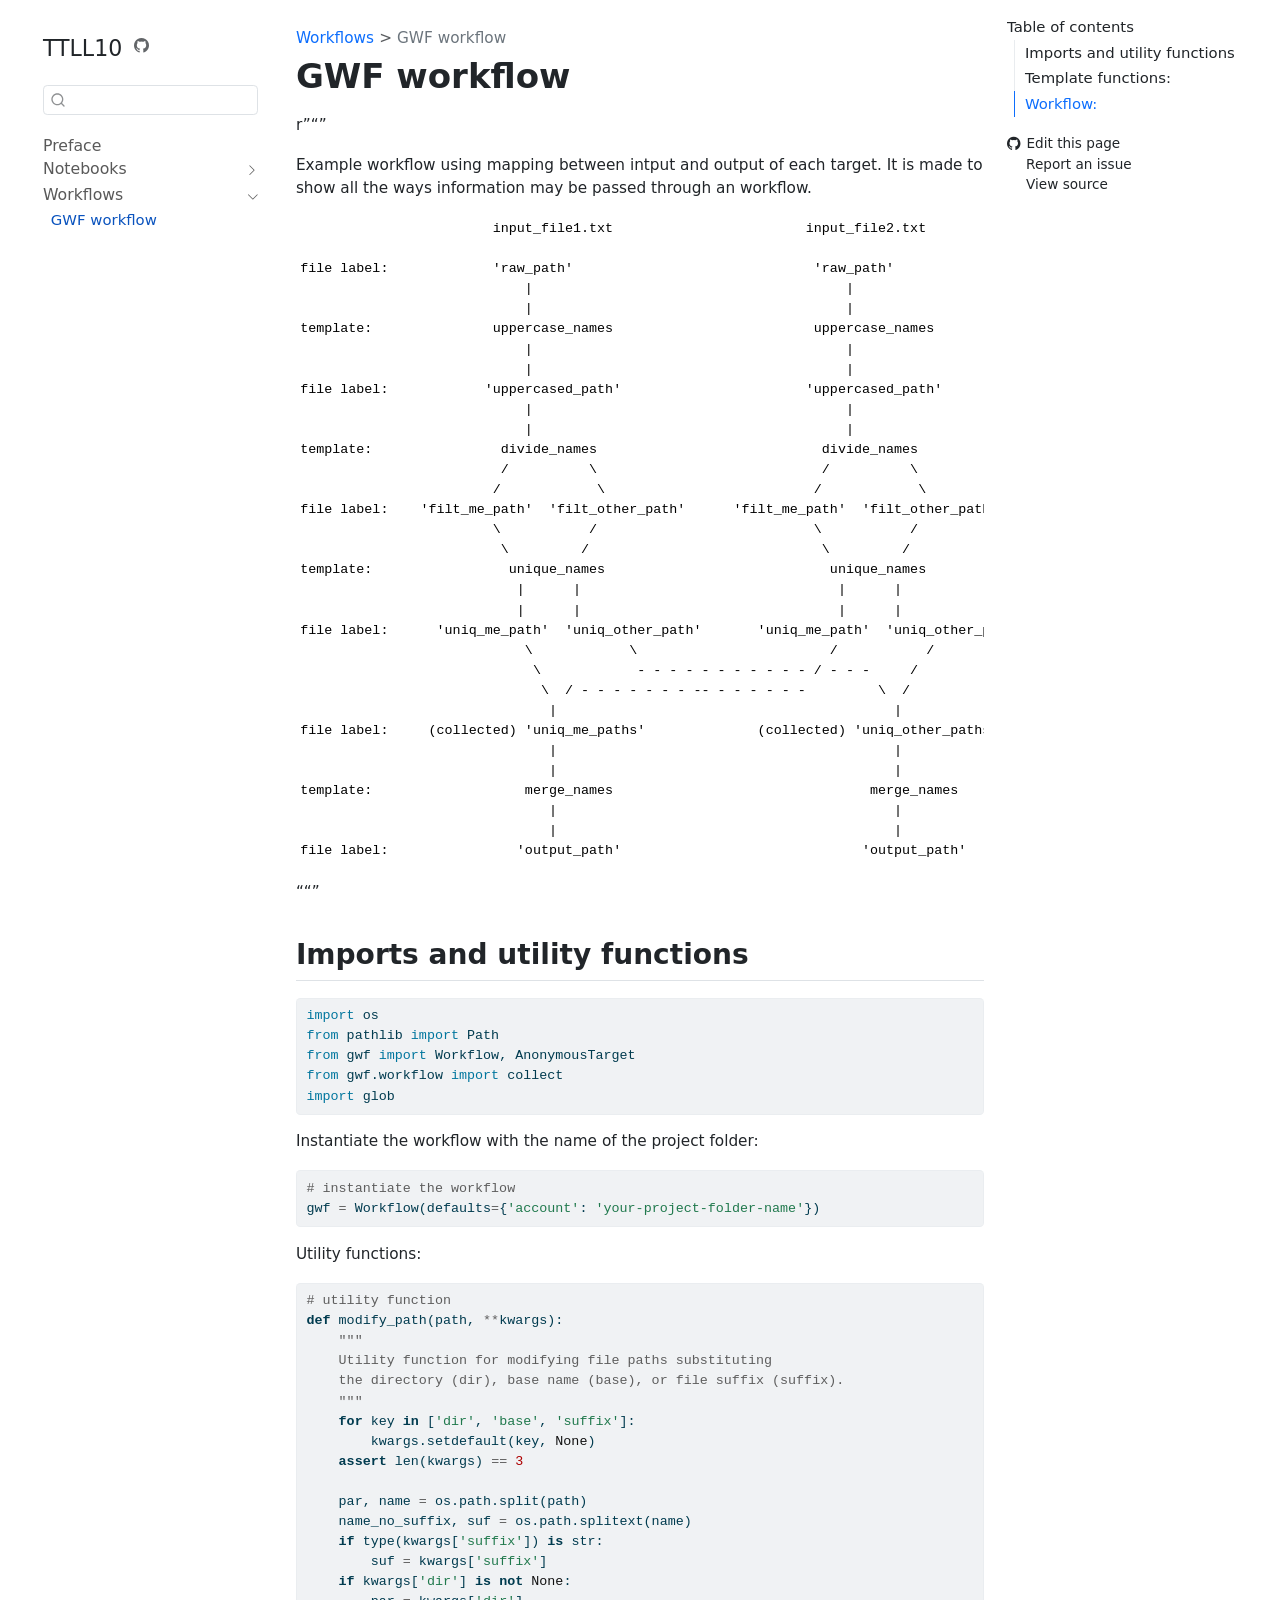
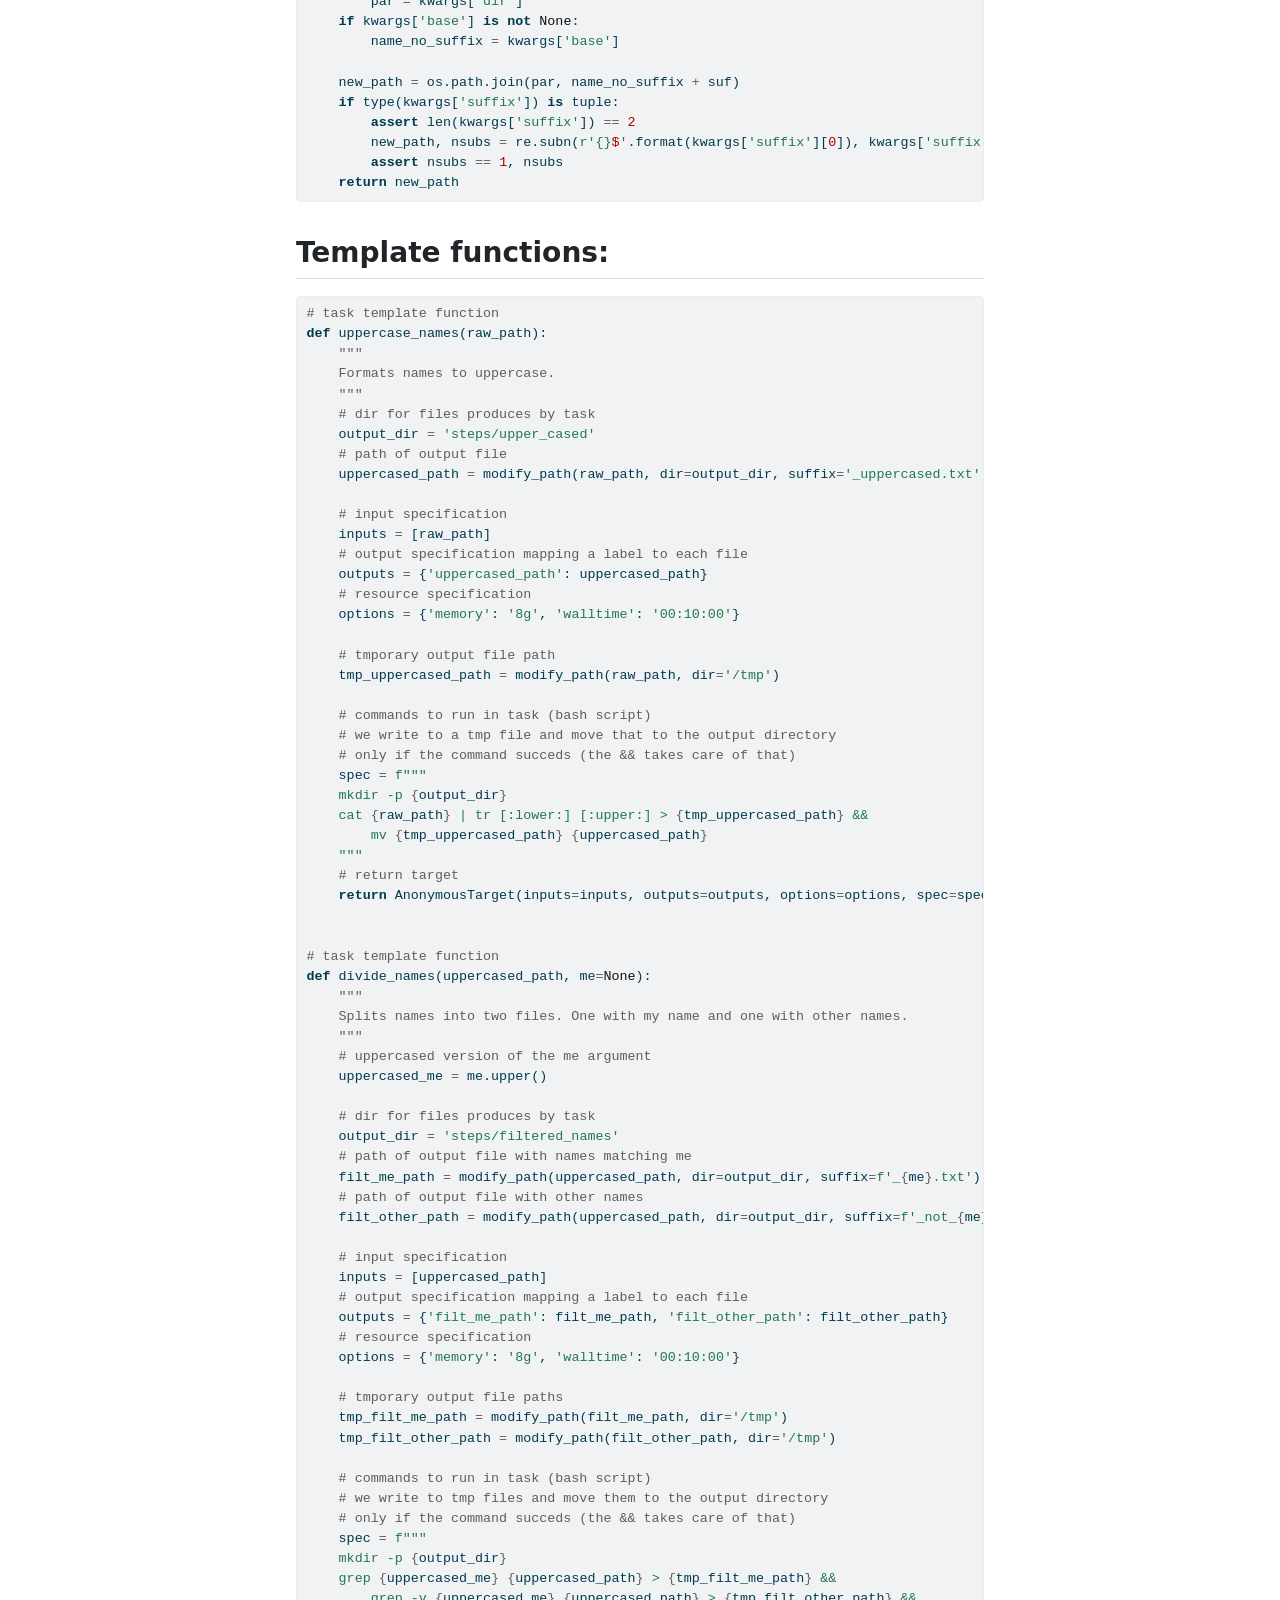
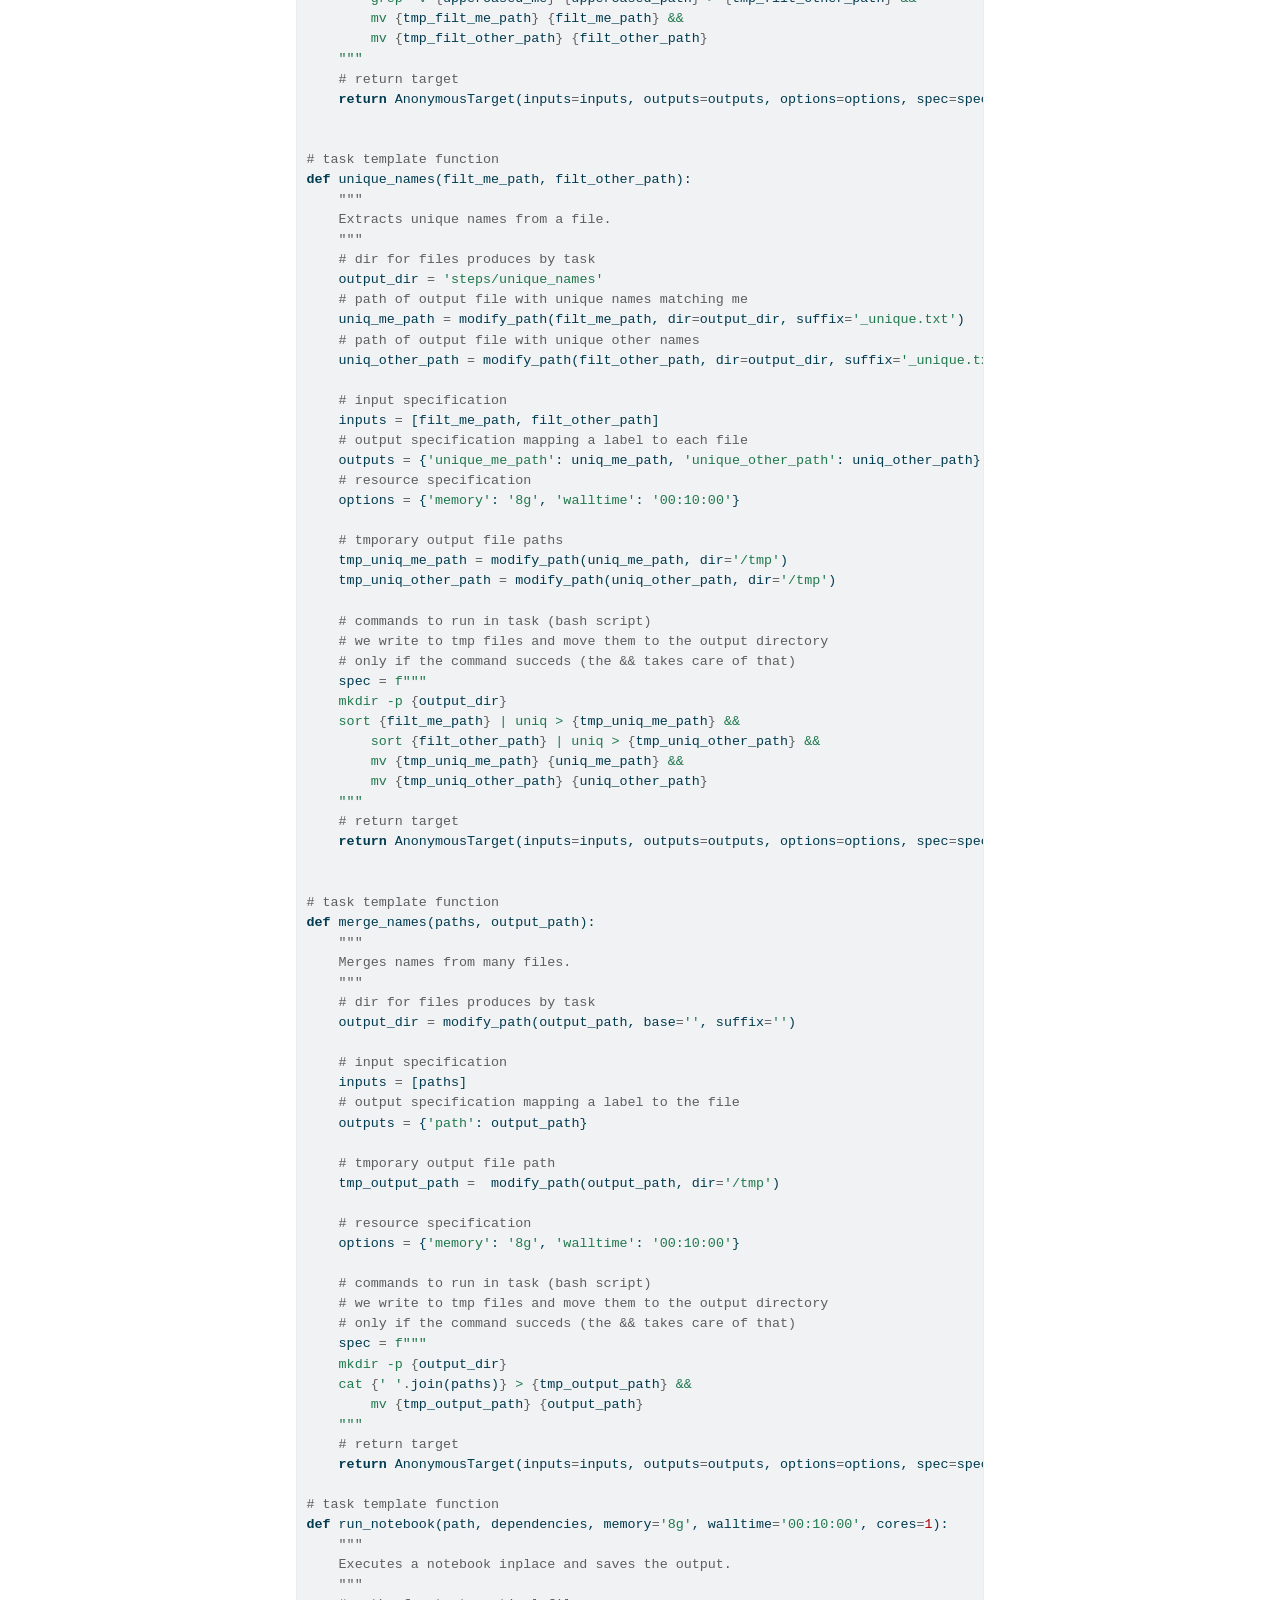
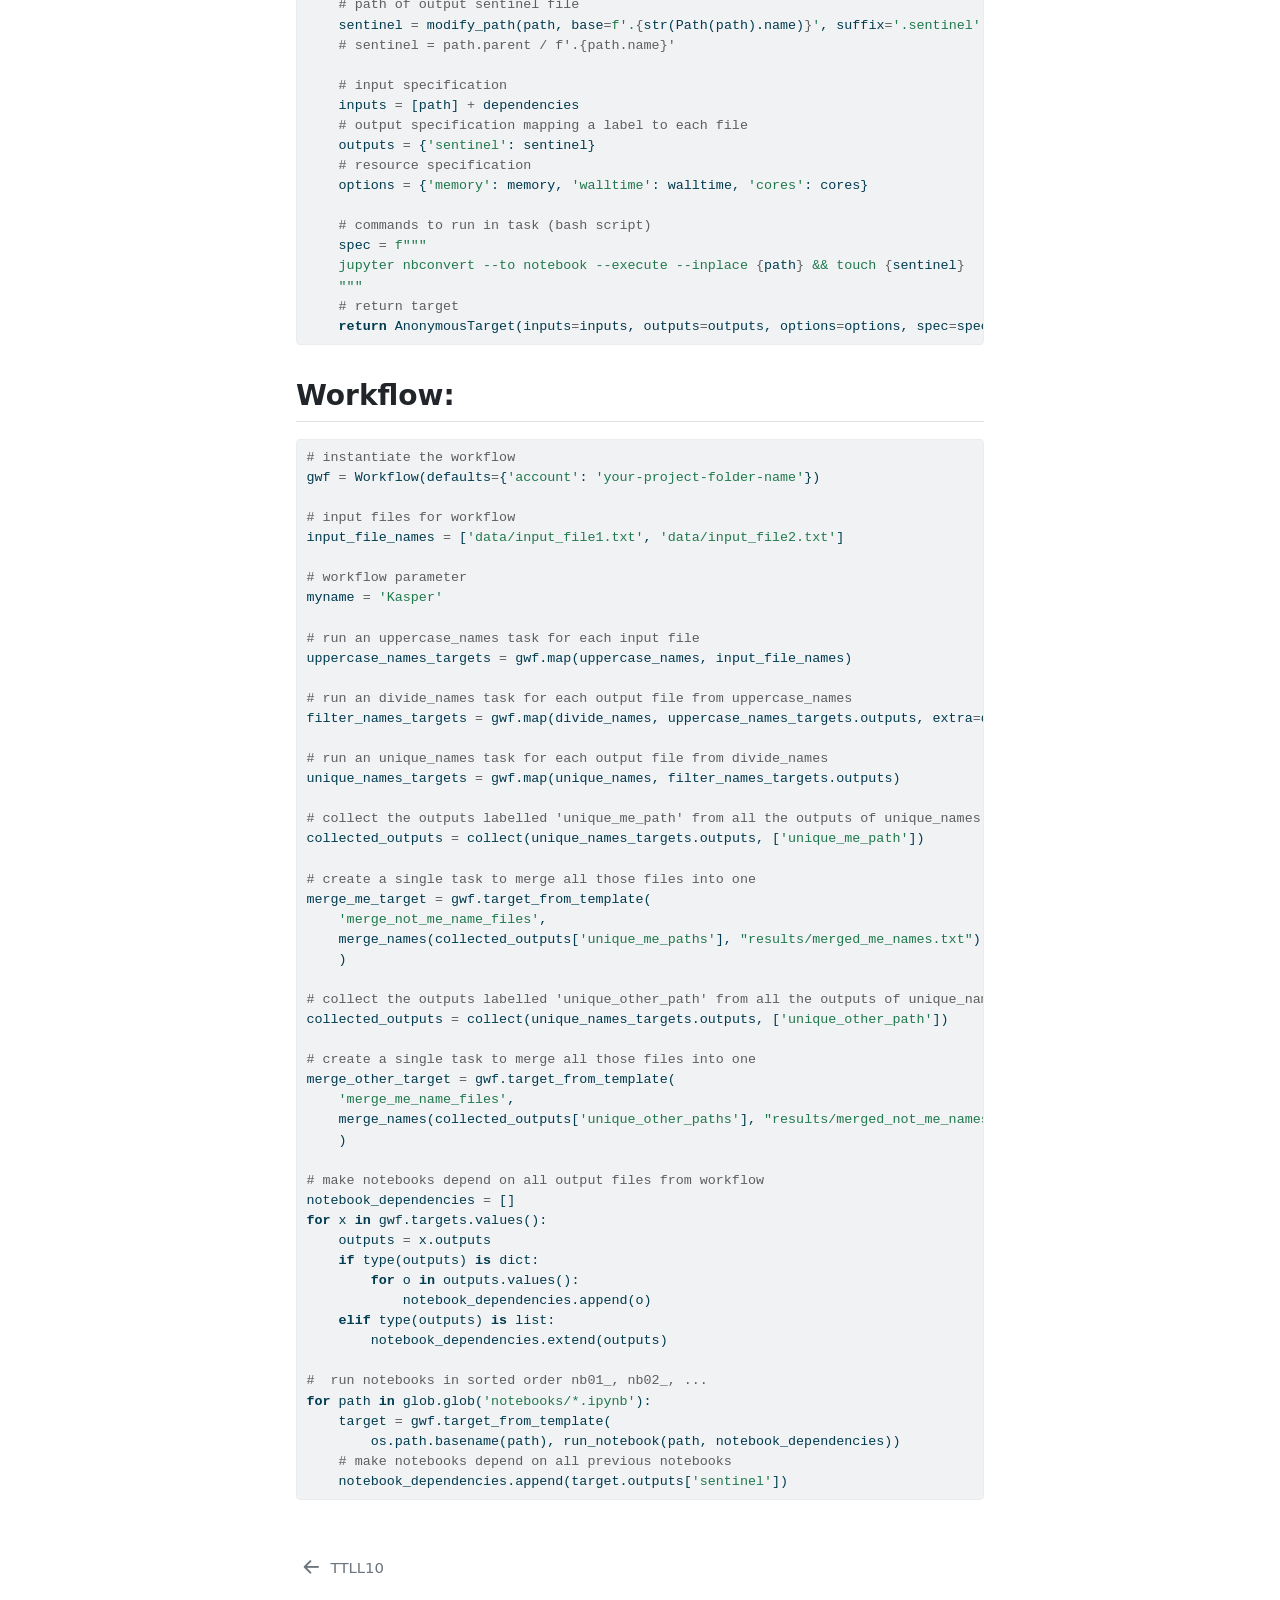
<file: workflow.html>
<!DOCTYPE html>
<html xmlns="http://www.w3.org/1999/xhtml" lang="en" xml:lang="en"><head>

<meta charset="utf-8">
<meta name="generator" content="quarto-1.9.38">

<meta name="viewport" content="width=device-width, initial-scale=1.0, user-scalable=yes">


<title>GWF workflow – TTLL10</title>
<style>
/* Default styles provided by pandoc.
** See https://pandoc.org/MANUAL.html#variables-for-html for config info.
*/
code{white-space: pre-wrap;}
span.smallcaps{font-variant: small-caps;}
div.columns{display: flex; gap: min(4vw, 1.5em);}
div.column{flex: auto; overflow-x: auto;}
div.hanging-indent{margin-left: 1.5em; text-indent: -1.5em;}
ul.task-list{list-style: none;}
ul.task-list li input[type="checkbox"] {
  width: 0.8em;
  margin: 0 0.8em 0.2em -1em; /* quarto-specific, see https://github.com/quarto-dev/quarto-cli/issues/4556 */ 
  vertical-align: middle;
}
/* CSS for syntax highlighting */
html { -webkit-text-size-adjust: 100%; }
pre > code.sourceCode { white-space: pre; position: relative; }
pre > code.sourceCode > span { display: inline-block; line-height: 1.25; }
pre > code.sourceCode > span:empty { height: 1.2em; }
.sourceCode { overflow: visible; }
code.sourceCode > span { color: inherit; text-decoration: inherit; }
div.sourceCode { margin: 1em 0; }
pre.sourceCode { margin: 0; }
@media screen {
div.sourceCode { overflow: auto; }
}
@media print {
pre > code.sourceCode { white-space: pre-wrap; }
pre > code.sourceCode > span { text-indent: -5em; padding-left: 5em; }
}
pre.numberSource code
  { counter-reset: source-line 0; }
pre.numberSource code > span
  { position: relative; left: -4em; counter-increment: source-line; }
pre.numberSource code > span > a:first-child::before
  { content: counter(source-line);
    position: relative; left: -1em; text-align: right; vertical-align: baseline;
    border: none; display: inline-block;
    -webkit-touch-callout: none; -webkit-user-select: none;
    -khtml-user-select: none; -moz-user-select: none;
    -ms-user-select: none; user-select: none;
    padding: 0 4px; width: 4em;
  }
pre.numberSource { margin-left: 3em;  padding-left: 4px; }
div.sourceCode
  {   }
@media screen {
pre > code.sourceCode > span > a:first-child::before { text-decoration: underline; }
}
</style>


<script src="site_libs/quarto-nav/quarto-nav.js"></script>
<script src="site_libs/quarto-nav/headroom.min.js"></script>
<script src="site_libs/clipboard/clipboard.min.js"></script>
<script src="site_libs/quarto-search/autocomplete.umd.js"></script>
<script src="site_libs/quarto-search/fuse.min.js"></script>
<script src="site_libs/quarto-search/quarto-search.js"></script>
<meta name="quarto:offset" content="./">
<link href="./notebooks/ttll10_structure.html" rel="prev">
<script src="site_libs/quarto-html/quarto.js" type="module"></script>
<script src="site_libs/quarto-html/tabsets/tabsets.js" type="module"></script>
<script src="site_libs/quarto-html/popper.min.js"></script>
<script src="site_libs/quarto-html/tippy.umd.min.js"></script>
<script src="site_libs/quarto-html/anchor.min.js"></script>
<link href="site_libs/quarto-html/tippy.css" rel="stylesheet">
<link href="site_libs/quarto-html/quarto-syntax-highlighting-15634bcf2e68342d4ad2dfa704d543f6.css" rel="stylesheet" id="quarto-text-highlighting-styles">
<script src="site_libs/bootstrap/bootstrap.min.js"></script>
<link href="site_libs/bootstrap/bootstrap-icons.css" rel="stylesheet">
<link href="site_libs/bootstrap/bootstrap-d3672f30a6c237cddb9fff2b672c5228.min.css" rel="stylesheet" append-hash="true" id="quarto-bootstrap" data-mode="light">
<script id="quarto-search-options" type="application/json">{
  "location": "sidebar",
  "copy-button": false,
  "collapse-after": 3,
  "panel-placement": "start",
  "type": "textbox",
  "limit": 50,
  "keyboard-shortcut": [
    "f",
    "/",
    "s"
  ],
  "show-item-context": false,
  "language": {
    "search-no-results-text": "No results",
    "search-matching-documents-text": "matching documents",
    "search-copy-link-title": "Copy link to search",
    "search-hide-matches-text": "Hide additional matches",
    "search-more-match-text": "more match in this document",
    "search-more-matches-text": "more matches in this document",
    "search-clear-button-title": "Clear",
    "search-text-placeholder": "",
    "search-detached-cancel-button-title": "Cancel",
    "search-submit-button-title": "Submit",
    "search-label": "Search"
  }
}</script>
<script async="" src="https://hypothes.is/embed.js"></script>
<script>
  window.document.addEventListener("DOMContentLoaded", function (_event) {
    document.body.classList.add('hypothesis-enabled');
  });
</script>


</head>

<body class="nav-sidebar floating quarto-light">

<div id="quarto-search-results"></div>
  <header id="quarto-header" class="headroom fixed-top">
  <nav class="quarto-secondary-nav">
    <div class="container-fluid d-flex">
      <button type="button" class="quarto-btn-toggle btn" data-bs-toggle="collapse" role="button" data-bs-target=".quarto-sidebar-collapse-item" aria-controls="quarto-sidebar" aria-expanded="false" aria-label="Toggle sidebar navigation" onclick="if (window.quartoToggleHeadroom) { window.quartoToggleHeadroom(); }">
        <i class="bi bi-layout-text-sidebar-reverse"></i>
      </button>
        <nav class="quarto-page-breadcrumbs" aria-label="breadcrumb"><ol class="breadcrumb"><li class="breadcrumb-item"><a href="./workflow.html">Workflows</a></li><li class="breadcrumb-item"><a href="./workflow.html"><span class="chapter-title">GWF workflow</span></a></li></ol></nav>
        <a class="flex-grow-1" role="navigation" data-bs-toggle="collapse" data-bs-target=".quarto-sidebar-collapse-item" aria-controls="quarto-sidebar" aria-expanded="false" aria-label="Toggle sidebar navigation" onclick="if (window.quartoToggleHeadroom) { window.quartoToggleHeadroom(); }">      
        </a>
      <button type="button" class="btn quarto-search-button" aria-label="Search" onclick="window.quartoOpenSearch();">
        <i class="bi bi-search"></i>
      </button>
    </div>
  </nav>
</header>
<!-- content -->
<div id="quarto-content" class="quarto-container page-columns page-rows-contents page-layout-article">
<!-- sidebar -->
  <nav id="quarto-sidebar" class="sidebar collapse collapse-horizontal quarto-sidebar-collapse-item sidebar-navigation floating overflow-auto">
    <div class="pt-lg-2 mt-2 text-left sidebar-header">
    <div class="sidebar-title mb-0 py-0">
      <a href="./">TTLL10</a> 
        <div class="sidebar-tools-main">
    <a href="https://github.com/munch-group/TTLL10" title="Source Code" class="quarto-navigation-tool px-1" aria-label="Source Code"><i class="bi bi-github"></i></a>
</div>
    </div>
      </div>
        <div class="mt-2 flex-shrink-0 align-items-center">
        <div class="sidebar-search">
        <div id="quarto-search" class="" title="Search"></div>
        </div>
        </div>
    <div class="sidebar-menu-container"> 
    <ul class="list-unstyled mt-1">
        <li class="sidebar-item">
  <div class="sidebar-item-container"> 
  <a href="./index.html" class="sidebar-item-text sidebar-link">
 <span class="menu-text">Preface</span></a>
  </div>
</li>
        <li class="sidebar-item sidebar-item-section">
      <div class="sidebar-item-container"> 
            <a class="sidebar-item-text sidebar-link text-start collapsed" data-bs-toggle="collapse" data-bs-target="#quarto-sidebar-section-1" role="navigation" aria-expanded="false">
 <span class="menu-text">Notebooks</span></a>
          <a class="sidebar-item-toggle text-start collapsed" data-bs-toggle="collapse" data-bs-target="#quarto-sidebar-section-1" role="navigation" aria-expanded="false" aria-label="Toggle section">
            <i class="bi bi-chevron-right ms-2"></i>
          </a> 
      </div>
      <ul id="quarto-sidebar-section-1" class="collapse list-unstyled sidebar-section depth1 ">  
          <li class="sidebar-item">
  <div class="sidebar-item-container"> 
  <a href="./notebooks/ttll10_structure.html" class="sidebar-item-text sidebar-link"><span class="chapter-title">TTLL10</span></a>
  </div>
</li>
      </ul>
  </li>
        <li class="sidebar-item sidebar-item-section">
      <div class="sidebar-item-container"> 
            <a class="sidebar-item-text sidebar-link text-start" data-bs-toggle="collapse" data-bs-target="#quarto-sidebar-section-2" role="navigation" aria-expanded="true">
 <span class="menu-text">Workflows</span></a>
          <a class="sidebar-item-toggle text-start" data-bs-toggle="collapse" data-bs-target="#quarto-sidebar-section-2" role="navigation" aria-expanded="true" aria-label="Toggle section">
            <i class="bi bi-chevron-right ms-2"></i>
          </a> 
      </div>
      <ul id="quarto-sidebar-section-2" class="collapse list-unstyled sidebar-section depth1 show">  
          <li class="sidebar-item">
  <div class="sidebar-item-container"> 
  <a href="./workflow.html" class="sidebar-item-text sidebar-link active"><span class="chapter-title">GWF workflow</span></a>
  </div>
</li>
      </ul>
  </li>
    </ul>
    </div>
</nav>
<div id="quarto-sidebar-glass" class="quarto-sidebar-collapse-item" data-bs-toggle="collapse" data-bs-target=".quarto-sidebar-collapse-item"></div>
<!-- margin-sidebar -->
    <div id="quarto-margin-sidebar" class="sidebar margin-sidebar">
        <nav id="TOC" role="doc-toc" class="toc-active">
    <h2 id="toc-title">Table of contents</h2>
   
  <ul class="collapse">
  <li><a href="#imports-and-utility-functions" id="toc-imports-and-utility-functions" class="nav-link active" data-scroll-target="#imports-and-utility-functions">Imports and utility functions</a></li>
  <li><a href="#template-functions" id="toc-template-functions" class="nav-link" data-scroll-target="#template-functions">Template functions:</a></li>
  <li><a href="#workflow" id="toc-workflow" class="nav-link" data-scroll-target="#workflow">Workflow:</a></li>
  </ul>
<div class="toc-actions"><ul class="collapse"><li><a href="https://github.com/munch-group/TTLL10/edit/main/workflow.py" class="toc-action"><i class="bi bi-github"></i>Edit this page</a></li><li><a href="https://github.com/munch-group/TTLL10/issues/new" class="toc-action"><i class="bi empty"></i>Report an issue</a></li><li><a href="https://github.com/munch-group/TTLL10/blob/main/workflow.py" class="toc-action"><i class="bi empty"></i>View source</a></li></ul></div></nav>
    </div>
<!-- main -->
<main class="content" id="quarto-document-content">

<header id="title-block-header" class="quarto-title-block default"><nav class="quarto-page-breadcrumbs quarto-title-breadcrumbs d-none d-lg-block" aria-label="breadcrumb"><ol class="breadcrumb"><li class="breadcrumb-item"><a href="./workflow.html">Workflows</a></li><li class="breadcrumb-item"><a href="./workflow.html"><span class="chapter-title">GWF workflow</span></a></li></ol></nav>
<div class="quarto-title">
<h1 class="title"><span class="chapter-title">GWF workflow</span></h1>
</div>



<div class="quarto-title-meta">

    
  
    
  </div>
  


</header>


<p>r”“”</p>
<p>Example workflow using mapping between intput and output of each target. It is made to show all the ways information may be passed through an workflow.</p>
<pre class="plaintext"><code>                        input_file1.txt                        input_file2.txt
                                                                                                                
file label:             'raw_path'                              'raw_path'                                
                            |                                       |                                  
                            |                                       |                         
template:               uppercase_names                         uppercase_names                         
                            |                                       |                          
                            |                                       |                         
file label:            'uppercased_path'                       'uppercased_path'                         
                            |                                       |                          
                            |                                       |                         
template:                divide_names                            divide_names                         
                         /          \                            /          \                          
                        /            \                          /            \                         
file label:    'filt_me_path'  'filt_other_path'      'filt_me_path'  'filt_other_path'                         
                        \           /                           \           /                         
                         \         /                             \         /                         
template:                 unique_names                            unique_names                         
                           |      |                                |      |  
                           |      |                                |      |  
file label:      'uniq_me_path'  'uniq_other_path'       'uniq_me_path'  'uniq_other_path'
                            \            \                        /           /
                             \            - - - - - - - - - - - / - - -     /  
                              \  / - - - - - - - -- - - - - - -         \  /
                               |                                          |                          
file label:     (collected) 'uniq_me_paths'              (collected) 'uniq_other_paths'                         
                               |                                          |
                               |                                          |
template:                   merge_names                                merge_names
                               |                                          |                          
                               |                                          |                          
file label:                'output_path'                              'output_path'                         </code></pre>
<p>““”</p>
<section id="imports-and-utility-functions" class="level2">
<h2 class="anchored" data-anchor-id="imports-and-utility-functions">Imports and utility functions</h2>
<div id="a1aa8b17" class="cell" data-execution_count="1">
<div class="code-copy-outer-scaffold"><div class="sourceCode cell-code" id="cb2"><pre class="sourceCode python code-with-copy"><code class="sourceCode python"><span id="cb2-1"><a href="#cb2-1" aria-hidden="true" tabindex="-1"></a><span class="im">import</span> os</span>
<span id="cb2-2"><a href="#cb2-2" aria-hidden="true" tabindex="-1"></a><span class="im">from</span> pathlib <span class="im">import</span> Path</span>
<span id="cb2-3"><a href="#cb2-3" aria-hidden="true" tabindex="-1"></a><span class="im">from</span> gwf <span class="im">import</span> Workflow, AnonymousTarget</span>
<span id="cb2-4"><a href="#cb2-4" aria-hidden="true" tabindex="-1"></a><span class="im">from</span> gwf.workflow <span class="im">import</span> collect</span>
<span id="cb2-5"><a href="#cb2-5" aria-hidden="true" tabindex="-1"></a><span class="im">import</span> glob</span></code></pre></div><button title="Copy to Clipboard" class="code-copy-button"><i class="bi"></i></button></div>
</div>
<p>Instantiate the workflow with the name of the project folder:</p>
<div id="291404c6" class="cell" data-execution_count="2">
<div class="code-copy-outer-scaffold"><div class="sourceCode cell-code" id="cb3"><pre class="sourceCode python code-with-copy"><code class="sourceCode python"><span id="cb3-1"><a href="#cb3-1" aria-hidden="true" tabindex="-1"></a><span class="co"># instantiate the workflow</span></span>
<span id="cb3-2"><a href="#cb3-2" aria-hidden="true" tabindex="-1"></a>gwf <span class="op">=</span> Workflow(defaults<span class="op">=</span>{<span class="st">'account'</span>: <span class="st">'your-project-folder-name'</span>})</span></code></pre></div><button title="Copy to Clipboard" class="code-copy-button"><i class="bi"></i></button></div>
</div>
<p>Utility functions:</p>
<div id="b64120d8" class="cell" data-execution_count="3">
<div class="code-copy-outer-scaffold"><div class="sourceCode cell-code" id="cb4"><pre class="sourceCode python code-with-copy"><code class="sourceCode python"><span id="cb4-1"><a href="#cb4-1" aria-hidden="true" tabindex="-1"></a><span class="co"># utility function</span></span>
<span id="cb4-2"><a href="#cb4-2" aria-hidden="true" tabindex="-1"></a><span class="kw">def</span> modify_path(path, <span class="op">**</span>kwargs):</span>
<span id="cb4-3"><a href="#cb4-3" aria-hidden="true" tabindex="-1"></a>    <span class="co">"""</span></span>
<span id="cb4-4"><a href="#cb4-4" aria-hidden="true" tabindex="-1"></a><span class="co">    Utility function for modifying file paths substituting</span></span>
<span id="cb4-5"><a href="#cb4-5" aria-hidden="true" tabindex="-1"></a><span class="co">    the directory (dir), base name (base), or file suffix (suffix).</span></span>
<span id="cb4-6"><a href="#cb4-6" aria-hidden="true" tabindex="-1"></a><span class="co">    """</span></span>
<span id="cb4-7"><a href="#cb4-7" aria-hidden="true" tabindex="-1"></a>    <span class="cf">for</span> key <span class="kw">in</span> [<span class="st">'dir'</span>, <span class="st">'base'</span>, <span class="st">'suffix'</span>]:</span>
<span id="cb4-8"><a href="#cb4-8" aria-hidden="true" tabindex="-1"></a>        kwargs.setdefault(key, <span class="va">None</span>)</span>
<span id="cb4-9"><a href="#cb4-9" aria-hidden="true" tabindex="-1"></a>    <span class="cf">assert</span> <span class="bu">len</span>(kwargs) <span class="op">==</span> <span class="dv">3</span></span>
<span id="cb4-10"><a href="#cb4-10" aria-hidden="true" tabindex="-1"></a></span>
<span id="cb4-11"><a href="#cb4-11" aria-hidden="true" tabindex="-1"></a>    par, name <span class="op">=</span> os.path.split(path)</span>
<span id="cb4-12"><a href="#cb4-12" aria-hidden="true" tabindex="-1"></a>    name_no_suffix, suf <span class="op">=</span> os.path.splitext(name)</span>
<span id="cb4-13"><a href="#cb4-13" aria-hidden="true" tabindex="-1"></a>    <span class="cf">if</span> <span class="bu">type</span>(kwargs[<span class="st">'suffix'</span>]) <span class="kw">is</span> <span class="bu">str</span>:</span>
<span id="cb4-14"><a href="#cb4-14" aria-hidden="true" tabindex="-1"></a>        suf <span class="op">=</span> kwargs[<span class="st">'suffix'</span>]</span>
<span id="cb4-15"><a href="#cb4-15" aria-hidden="true" tabindex="-1"></a>    <span class="cf">if</span> kwargs[<span class="st">'dir'</span>] <span class="kw">is</span> <span class="kw">not</span> <span class="va">None</span>:</span>
<span id="cb4-16"><a href="#cb4-16" aria-hidden="true" tabindex="-1"></a>        par <span class="op">=</span> kwargs[<span class="st">'dir'</span>]</span>
<span id="cb4-17"><a href="#cb4-17" aria-hidden="true" tabindex="-1"></a>    <span class="cf">if</span> kwargs[<span class="st">'base'</span>] <span class="kw">is</span> <span class="kw">not</span> <span class="va">None</span>:</span>
<span id="cb4-18"><a href="#cb4-18" aria-hidden="true" tabindex="-1"></a>        name_no_suffix <span class="op">=</span> kwargs[<span class="st">'base'</span>]</span>
<span id="cb4-19"><a href="#cb4-19" aria-hidden="true" tabindex="-1"></a></span>
<span id="cb4-20"><a href="#cb4-20" aria-hidden="true" tabindex="-1"></a>    new_path <span class="op">=</span> os.path.join(par, name_no_suffix <span class="op">+</span> suf)</span>
<span id="cb4-21"><a href="#cb4-21" aria-hidden="true" tabindex="-1"></a>    <span class="cf">if</span> <span class="bu">type</span>(kwargs[<span class="st">'suffix'</span>]) <span class="kw">is</span> <span class="bu">tuple</span>:</span>
<span id="cb4-22"><a href="#cb4-22" aria-hidden="true" tabindex="-1"></a>        <span class="cf">assert</span> <span class="bu">len</span>(kwargs[<span class="st">'suffix'</span>]) <span class="op">==</span> <span class="dv">2</span></span>
<span id="cb4-23"><a href="#cb4-23" aria-hidden="true" tabindex="-1"></a>        new_path, nsubs <span class="op">=</span> re.subn(<span class="vs">r'{}</span><span class="dv">$</span><span class="vs">'</span>.<span class="bu">format</span>(kwargs[<span class="st">'suffix'</span>][<span class="dv">0</span>]), kwargs[<span class="st">'suffix'</span>][<span class="dv">1</span>], new_path)</span>
<span id="cb4-24"><a href="#cb4-24" aria-hidden="true" tabindex="-1"></a>        <span class="cf">assert</span> nsubs <span class="op">==</span> <span class="dv">1</span>, nsubs</span>
<span id="cb4-25"><a href="#cb4-25" aria-hidden="true" tabindex="-1"></a>    <span class="cf">return</span> new_path</span></code></pre></div><button title="Copy to Clipboard" class="code-copy-button"><i class="bi"></i></button></div>
</div>
</section>
<section id="template-functions" class="level2">
<h2 class="anchored" data-anchor-id="template-functions">Template functions:</h2>
<div id="889a974b" class="cell" data-execution_count="4">
<div class="code-copy-outer-scaffold"><div class="sourceCode cell-code" id="cb5"><pre class="sourceCode python code-with-copy"><code class="sourceCode python"><span id="cb5-1"><a href="#cb5-1" aria-hidden="true" tabindex="-1"></a><span class="co"># task template function</span></span>
<span id="cb5-2"><a href="#cb5-2" aria-hidden="true" tabindex="-1"></a><span class="kw">def</span> uppercase_names(raw_path): </span>
<span id="cb5-3"><a href="#cb5-3" aria-hidden="true" tabindex="-1"></a>    <span class="co">"""</span></span>
<span id="cb5-4"><a href="#cb5-4" aria-hidden="true" tabindex="-1"></a><span class="co">    Formats names to uppercase.</span></span>
<span id="cb5-5"><a href="#cb5-5" aria-hidden="true" tabindex="-1"></a><span class="co">    """</span></span>
<span id="cb5-6"><a href="#cb5-6" aria-hidden="true" tabindex="-1"></a>    <span class="co"># dir for files produces by task</span></span>
<span id="cb5-7"><a href="#cb5-7" aria-hidden="true" tabindex="-1"></a>    output_dir <span class="op">=</span> <span class="st">'steps/upper_cased'</span></span>
<span id="cb5-8"><a href="#cb5-8" aria-hidden="true" tabindex="-1"></a>    <span class="co"># path of output file</span></span>
<span id="cb5-9"><a href="#cb5-9" aria-hidden="true" tabindex="-1"></a>    uppercased_path <span class="op">=</span> modify_path(raw_path, <span class="bu">dir</span><span class="op">=</span>output_dir, suffix<span class="op">=</span><span class="st">'_uppercased.txt'</span>)</span>
<span id="cb5-10"><a href="#cb5-10" aria-hidden="true" tabindex="-1"></a></span>
<span id="cb5-11"><a href="#cb5-11" aria-hidden="true" tabindex="-1"></a>    <span class="co"># input specification</span></span>
<span id="cb5-12"><a href="#cb5-12" aria-hidden="true" tabindex="-1"></a>    inputs <span class="op">=</span> [raw_path]</span>
<span id="cb5-13"><a href="#cb5-13" aria-hidden="true" tabindex="-1"></a>    <span class="co"># output specification mapping a label to each file</span></span>
<span id="cb5-14"><a href="#cb5-14" aria-hidden="true" tabindex="-1"></a>    outputs <span class="op">=</span> {<span class="st">'uppercased_path'</span>: uppercased_path}</span>
<span id="cb5-15"><a href="#cb5-15" aria-hidden="true" tabindex="-1"></a>    <span class="co"># resource specification</span></span>
<span id="cb5-16"><a href="#cb5-16" aria-hidden="true" tabindex="-1"></a>    options <span class="op">=</span> {<span class="st">'memory'</span>: <span class="st">'8g'</span>, <span class="st">'walltime'</span>: <span class="st">'00:10:00'</span>} </span>
<span id="cb5-17"><a href="#cb5-17" aria-hidden="true" tabindex="-1"></a></span>
<span id="cb5-18"><a href="#cb5-18" aria-hidden="true" tabindex="-1"></a>    <span class="co"># tmporary output file path</span></span>
<span id="cb5-19"><a href="#cb5-19" aria-hidden="true" tabindex="-1"></a>    tmp_uppercased_path <span class="op">=</span> modify_path(raw_path, <span class="bu">dir</span><span class="op">=</span><span class="st">'/tmp'</span>)</span>
<span id="cb5-20"><a href="#cb5-20" aria-hidden="true" tabindex="-1"></a></span>
<span id="cb5-21"><a href="#cb5-21" aria-hidden="true" tabindex="-1"></a>    <span class="co"># commands to run in task (bash script)</span></span>
<span id="cb5-22"><a href="#cb5-22" aria-hidden="true" tabindex="-1"></a>    <span class="co"># we write to a tmp file and move that to the output directory </span></span>
<span id="cb5-23"><a href="#cb5-23" aria-hidden="true" tabindex="-1"></a>    <span class="co"># only if the command succeds (the &amp;&amp; takes care of that)</span></span>
<span id="cb5-24"><a href="#cb5-24" aria-hidden="true" tabindex="-1"></a>    spec <span class="op">=</span> <span class="ss">f"""</span></span>
<span id="cb5-25"><a href="#cb5-25" aria-hidden="true" tabindex="-1"></a><span class="ss">    mkdir -p </span><span class="sc">{</span>output_dir<span class="sc">}</span></span>
<span id="cb5-26"><a href="#cb5-26" aria-hidden="true" tabindex="-1"></a><span class="ss">    cat </span><span class="sc">{</span>raw_path<span class="sc">}</span><span class="ss"> | tr [:lower:] [:upper:] &gt; </span><span class="sc">{</span>tmp_uppercased_path<span class="sc">}</span><span class="ss"> &amp;&amp;</span></span>
<span id="cb5-27"><a href="#cb5-27" aria-hidden="true" tabindex="-1"></a><span class="ss">        mv </span><span class="sc">{</span>tmp_uppercased_path<span class="sc">}</span><span class="ss"> </span><span class="sc">{</span>uppercased_path<span class="sc">}</span></span>
<span id="cb5-28"><a href="#cb5-28" aria-hidden="true" tabindex="-1"></a><span class="ss">    """</span></span>
<span id="cb5-29"><a href="#cb5-29" aria-hidden="true" tabindex="-1"></a>    <span class="co"># return target</span></span>
<span id="cb5-30"><a href="#cb5-30" aria-hidden="true" tabindex="-1"></a>    <span class="cf">return</span> AnonymousTarget(inputs<span class="op">=</span>inputs, outputs<span class="op">=</span>outputs, options<span class="op">=</span>options, spec<span class="op">=</span>spec)</span>
<span id="cb5-31"><a href="#cb5-31" aria-hidden="true" tabindex="-1"></a></span>
<span id="cb5-32"><a href="#cb5-32" aria-hidden="true" tabindex="-1"></a></span>
<span id="cb5-33"><a href="#cb5-33" aria-hidden="true" tabindex="-1"></a><span class="co"># task template function</span></span>
<span id="cb5-34"><a href="#cb5-34" aria-hidden="true" tabindex="-1"></a><span class="kw">def</span> divide_names(uppercased_path, me<span class="op">=</span><span class="va">None</span>):</span>
<span id="cb5-35"><a href="#cb5-35" aria-hidden="true" tabindex="-1"></a>    <span class="co">"""</span></span>
<span id="cb5-36"><a href="#cb5-36" aria-hidden="true" tabindex="-1"></a><span class="co">    Splits names into two files. One with my name and one with other names.</span></span>
<span id="cb5-37"><a href="#cb5-37" aria-hidden="true" tabindex="-1"></a><span class="co">    """</span></span>
<span id="cb5-38"><a href="#cb5-38" aria-hidden="true" tabindex="-1"></a>    <span class="co"># uppercased version of the me argument</span></span>
<span id="cb5-39"><a href="#cb5-39" aria-hidden="true" tabindex="-1"></a>    uppercased_me <span class="op">=</span> me.upper()</span>
<span id="cb5-40"><a href="#cb5-40" aria-hidden="true" tabindex="-1"></a></span>
<span id="cb5-41"><a href="#cb5-41" aria-hidden="true" tabindex="-1"></a>    <span class="co"># dir for files produces by task</span></span>
<span id="cb5-42"><a href="#cb5-42" aria-hidden="true" tabindex="-1"></a>    output_dir <span class="op">=</span> <span class="st">'steps/filtered_names'</span></span>
<span id="cb5-43"><a href="#cb5-43" aria-hidden="true" tabindex="-1"></a>    <span class="co"># path of output file with names matching me</span></span>
<span id="cb5-44"><a href="#cb5-44" aria-hidden="true" tabindex="-1"></a>    filt_me_path <span class="op">=</span> modify_path(uppercased_path, <span class="bu">dir</span><span class="op">=</span>output_dir, suffix<span class="op">=</span><span class="ss">f'_</span><span class="sc">{</span>me<span class="sc">}</span><span class="ss">.txt'</span>)</span>
<span id="cb5-45"><a href="#cb5-45" aria-hidden="true" tabindex="-1"></a>    <span class="co"># path of output file with other names</span></span>
<span id="cb5-46"><a href="#cb5-46" aria-hidden="true" tabindex="-1"></a>    filt_other_path <span class="op">=</span> modify_path(uppercased_path, <span class="bu">dir</span><span class="op">=</span>output_dir, suffix<span class="op">=</span><span class="ss">f'_not_</span><span class="sc">{</span>me<span class="sc">}</span><span class="ss">.txt'</span>)</span>
<span id="cb5-47"><a href="#cb5-47" aria-hidden="true" tabindex="-1"></a></span>
<span id="cb5-48"><a href="#cb5-48" aria-hidden="true" tabindex="-1"></a>    <span class="co"># input specification</span></span>
<span id="cb5-49"><a href="#cb5-49" aria-hidden="true" tabindex="-1"></a>    inputs <span class="op">=</span> [uppercased_path]</span>
<span id="cb5-50"><a href="#cb5-50" aria-hidden="true" tabindex="-1"></a>    <span class="co"># output specification mapping a label to each file</span></span>
<span id="cb5-51"><a href="#cb5-51" aria-hidden="true" tabindex="-1"></a>    outputs <span class="op">=</span> {<span class="st">'filt_me_path'</span>: filt_me_path, <span class="st">'filt_other_path'</span>: filt_other_path}</span>
<span id="cb5-52"><a href="#cb5-52" aria-hidden="true" tabindex="-1"></a>    <span class="co"># resource specification</span></span>
<span id="cb5-53"><a href="#cb5-53" aria-hidden="true" tabindex="-1"></a>    options <span class="op">=</span> {<span class="st">'memory'</span>: <span class="st">'8g'</span>, <span class="st">'walltime'</span>: <span class="st">'00:10:00'</span>} </span>
<span id="cb5-54"><a href="#cb5-54" aria-hidden="true" tabindex="-1"></a></span>
<span id="cb5-55"><a href="#cb5-55" aria-hidden="true" tabindex="-1"></a>    <span class="co"># tmporary output file paths</span></span>
<span id="cb5-56"><a href="#cb5-56" aria-hidden="true" tabindex="-1"></a>    tmp_filt_me_path <span class="op">=</span> modify_path(filt_me_path, <span class="bu">dir</span><span class="op">=</span><span class="st">'/tmp'</span>)</span>
<span id="cb5-57"><a href="#cb5-57" aria-hidden="true" tabindex="-1"></a>    tmp_filt_other_path <span class="op">=</span> modify_path(filt_other_path, <span class="bu">dir</span><span class="op">=</span><span class="st">'/tmp'</span>)</span>
<span id="cb5-58"><a href="#cb5-58" aria-hidden="true" tabindex="-1"></a></span>
<span id="cb5-59"><a href="#cb5-59" aria-hidden="true" tabindex="-1"></a>    <span class="co"># commands to run in task (bash script)</span></span>
<span id="cb5-60"><a href="#cb5-60" aria-hidden="true" tabindex="-1"></a>    <span class="co"># we write to tmp files and move them to the output directory </span></span>
<span id="cb5-61"><a href="#cb5-61" aria-hidden="true" tabindex="-1"></a>    <span class="co"># only if the command succeds (the &amp;&amp; takes care of that)</span></span>
<span id="cb5-62"><a href="#cb5-62" aria-hidden="true" tabindex="-1"></a>    spec <span class="op">=</span> <span class="ss">f"""</span></span>
<span id="cb5-63"><a href="#cb5-63" aria-hidden="true" tabindex="-1"></a><span class="ss">    mkdir -p </span><span class="sc">{</span>output_dir<span class="sc">}</span><span class="ss">    </span></span>
<span id="cb5-64"><a href="#cb5-64" aria-hidden="true" tabindex="-1"></a><span class="ss">    grep </span><span class="sc">{</span>uppercased_me<span class="sc">}</span><span class="ss"> </span><span class="sc">{</span>uppercased_path<span class="sc">}</span><span class="ss"> &gt; </span><span class="sc">{</span>tmp_filt_me_path<span class="sc">}</span><span class="ss"> &amp;&amp;  </span></span>
<span id="cb5-65"><a href="#cb5-65" aria-hidden="true" tabindex="-1"></a><span class="ss">        grep -v </span><span class="sc">{</span>uppercased_me<span class="sc">}</span><span class="ss"> </span><span class="sc">{</span>uppercased_path<span class="sc">}</span><span class="ss"> &gt; </span><span class="sc">{</span>tmp_filt_other_path<span class="sc">}</span><span class="ss"> &amp;&amp;  </span></span>
<span id="cb5-66"><a href="#cb5-66" aria-hidden="true" tabindex="-1"></a><span class="ss">        mv </span><span class="sc">{</span>tmp_filt_me_path<span class="sc">}</span><span class="ss"> </span><span class="sc">{</span>filt_me_path<span class="sc">}</span><span class="ss"> &amp;&amp;  </span></span>
<span id="cb5-67"><a href="#cb5-67" aria-hidden="true" tabindex="-1"></a><span class="ss">        mv </span><span class="sc">{</span>tmp_filt_other_path<span class="sc">}</span><span class="ss"> </span><span class="sc">{</span>filt_other_path<span class="sc">}</span></span>
<span id="cb5-68"><a href="#cb5-68" aria-hidden="true" tabindex="-1"></a><span class="ss">    """</span></span>
<span id="cb5-69"><a href="#cb5-69" aria-hidden="true" tabindex="-1"></a>    <span class="co"># return target</span></span>
<span id="cb5-70"><a href="#cb5-70" aria-hidden="true" tabindex="-1"></a>    <span class="cf">return</span> AnonymousTarget(inputs<span class="op">=</span>inputs, outputs<span class="op">=</span>outputs, options<span class="op">=</span>options, spec<span class="op">=</span>spec)</span>
<span id="cb5-71"><a href="#cb5-71" aria-hidden="true" tabindex="-1"></a></span>
<span id="cb5-72"><a href="#cb5-72" aria-hidden="true" tabindex="-1"></a></span>
<span id="cb5-73"><a href="#cb5-73" aria-hidden="true" tabindex="-1"></a><span class="co"># task template function</span></span>
<span id="cb5-74"><a href="#cb5-74" aria-hidden="true" tabindex="-1"></a><span class="kw">def</span> unique_names(filt_me_path, filt_other_path): </span>
<span id="cb5-75"><a href="#cb5-75" aria-hidden="true" tabindex="-1"></a>    <span class="co">"""</span></span>
<span id="cb5-76"><a href="#cb5-76" aria-hidden="true" tabindex="-1"></a><span class="co">    Extracts unique names from a file.</span></span>
<span id="cb5-77"><a href="#cb5-77" aria-hidden="true" tabindex="-1"></a><span class="co">    """</span></span>
<span id="cb5-78"><a href="#cb5-78" aria-hidden="true" tabindex="-1"></a>    <span class="co"># dir for files produces by task</span></span>
<span id="cb5-79"><a href="#cb5-79" aria-hidden="true" tabindex="-1"></a>    output_dir <span class="op">=</span> <span class="st">'steps/unique_names'</span></span>
<span id="cb5-80"><a href="#cb5-80" aria-hidden="true" tabindex="-1"></a>    <span class="co"># path of output file with unique names matching me</span></span>
<span id="cb5-81"><a href="#cb5-81" aria-hidden="true" tabindex="-1"></a>    uniq_me_path <span class="op">=</span> modify_path(filt_me_path, <span class="bu">dir</span><span class="op">=</span>output_dir, suffix<span class="op">=</span><span class="st">'_unique.txt'</span>)</span>
<span id="cb5-82"><a href="#cb5-82" aria-hidden="true" tabindex="-1"></a>    <span class="co"># path of output file with unique other names</span></span>
<span id="cb5-83"><a href="#cb5-83" aria-hidden="true" tabindex="-1"></a>    uniq_other_path <span class="op">=</span> modify_path(filt_other_path, <span class="bu">dir</span><span class="op">=</span>output_dir, suffix<span class="op">=</span><span class="st">'_unique.txt'</span>)</span>
<span id="cb5-84"><a href="#cb5-84" aria-hidden="true" tabindex="-1"></a></span>
<span id="cb5-85"><a href="#cb5-85" aria-hidden="true" tabindex="-1"></a>    <span class="co"># input specification</span></span>
<span id="cb5-86"><a href="#cb5-86" aria-hidden="true" tabindex="-1"></a>    inputs <span class="op">=</span> [filt_me_path, filt_other_path]</span>
<span id="cb5-87"><a href="#cb5-87" aria-hidden="true" tabindex="-1"></a>    <span class="co"># output specification mapping a label to each file</span></span>
<span id="cb5-88"><a href="#cb5-88" aria-hidden="true" tabindex="-1"></a>    outputs <span class="op">=</span> {<span class="st">'unique_me_path'</span>: uniq_me_path, <span class="st">'unique_other_path'</span>: uniq_other_path}</span>
<span id="cb5-89"><a href="#cb5-89" aria-hidden="true" tabindex="-1"></a>    <span class="co"># resource specification</span></span>
<span id="cb5-90"><a href="#cb5-90" aria-hidden="true" tabindex="-1"></a>    options <span class="op">=</span> {<span class="st">'memory'</span>: <span class="st">'8g'</span>, <span class="st">'walltime'</span>: <span class="st">'00:10:00'</span>} </span>
<span id="cb5-91"><a href="#cb5-91" aria-hidden="true" tabindex="-1"></a></span>
<span id="cb5-92"><a href="#cb5-92" aria-hidden="true" tabindex="-1"></a>    <span class="co"># tmporary output file paths</span></span>
<span id="cb5-93"><a href="#cb5-93" aria-hidden="true" tabindex="-1"></a>    tmp_uniq_me_path <span class="op">=</span> modify_path(uniq_me_path, <span class="bu">dir</span><span class="op">=</span><span class="st">'/tmp'</span>)</span>
<span id="cb5-94"><a href="#cb5-94" aria-hidden="true" tabindex="-1"></a>    tmp_uniq_other_path <span class="op">=</span> modify_path(uniq_other_path, <span class="bu">dir</span><span class="op">=</span><span class="st">'/tmp'</span>)</span>
<span id="cb5-95"><a href="#cb5-95" aria-hidden="true" tabindex="-1"></a></span>
<span id="cb5-96"><a href="#cb5-96" aria-hidden="true" tabindex="-1"></a>    <span class="co"># commands to run in task (bash script)</span></span>
<span id="cb5-97"><a href="#cb5-97" aria-hidden="true" tabindex="-1"></a>    <span class="co"># we write to tmp files and move them to the output directory </span></span>
<span id="cb5-98"><a href="#cb5-98" aria-hidden="true" tabindex="-1"></a>    <span class="co"># only if the command succeds (the &amp;&amp; takes care of that)</span></span>
<span id="cb5-99"><a href="#cb5-99" aria-hidden="true" tabindex="-1"></a>    spec <span class="op">=</span> <span class="ss">f"""</span></span>
<span id="cb5-100"><a href="#cb5-100" aria-hidden="true" tabindex="-1"></a><span class="ss">    mkdir -p </span><span class="sc">{</span>output_dir<span class="sc">}</span><span class="ss">    </span></span>
<span id="cb5-101"><a href="#cb5-101" aria-hidden="true" tabindex="-1"></a><span class="ss">    sort </span><span class="sc">{</span>filt_me_path<span class="sc">}</span><span class="ss"> | uniq &gt; </span><span class="sc">{</span>tmp_uniq_me_path<span class="sc">}</span><span class="ss"> &amp;&amp; </span></span>
<span id="cb5-102"><a href="#cb5-102" aria-hidden="true" tabindex="-1"></a><span class="ss">        sort </span><span class="sc">{</span>filt_other_path<span class="sc">}</span><span class="ss"> | uniq &gt; </span><span class="sc">{</span>tmp_uniq_other_path<span class="sc">}</span><span class="ss"> &amp;&amp; </span></span>
<span id="cb5-103"><a href="#cb5-103" aria-hidden="true" tabindex="-1"></a><span class="ss">        mv </span><span class="sc">{</span>tmp_uniq_me_path<span class="sc">}</span><span class="ss"> </span><span class="sc">{</span>uniq_me_path<span class="sc">}</span><span class="ss"> &amp;&amp; </span></span>
<span id="cb5-104"><a href="#cb5-104" aria-hidden="true" tabindex="-1"></a><span class="ss">        mv </span><span class="sc">{</span>tmp_uniq_other_path<span class="sc">}</span><span class="ss"> </span><span class="sc">{</span>uniq_other_path<span class="sc">}</span></span>
<span id="cb5-105"><a href="#cb5-105" aria-hidden="true" tabindex="-1"></a><span class="ss">    """</span></span>
<span id="cb5-106"><a href="#cb5-106" aria-hidden="true" tabindex="-1"></a>    <span class="co"># return target</span></span>
<span id="cb5-107"><a href="#cb5-107" aria-hidden="true" tabindex="-1"></a>    <span class="cf">return</span> AnonymousTarget(inputs<span class="op">=</span>inputs, outputs<span class="op">=</span>outputs, options<span class="op">=</span>options, spec<span class="op">=</span>spec)</span>
<span id="cb5-108"><a href="#cb5-108" aria-hidden="true" tabindex="-1"></a></span>
<span id="cb5-109"><a href="#cb5-109" aria-hidden="true" tabindex="-1"></a></span>
<span id="cb5-110"><a href="#cb5-110" aria-hidden="true" tabindex="-1"></a><span class="co"># task template function</span></span>
<span id="cb5-111"><a href="#cb5-111" aria-hidden="true" tabindex="-1"></a><span class="kw">def</span> merge_names(paths, output_path): </span>
<span id="cb5-112"><a href="#cb5-112" aria-hidden="true" tabindex="-1"></a>    <span class="co">"""</span></span>
<span id="cb5-113"><a href="#cb5-113" aria-hidden="true" tabindex="-1"></a><span class="co">    Merges names from many files.</span></span>
<span id="cb5-114"><a href="#cb5-114" aria-hidden="true" tabindex="-1"></a><span class="co">    """</span></span>
<span id="cb5-115"><a href="#cb5-115" aria-hidden="true" tabindex="-1"></a>    <span class="co"># dir for files produces by task</span></span>
<span id="cb5-116"><a href="#cb5-116" aria-hidden="true" tabindex="-1"></a>    output_dir <span class="op">=</span> modify_path(output_path, base<span class="op">=</span><span class="st">''</span>, suffix<span class="op">=</span><span class="st">''</span>)</span>
<span id="cb5-117"><a href="#cb5-117" aria-hidden="true" tabindex="-1"></a></span>
<span id="cb5-118"><a href="#cb5-118" aria-hidden="true" tabindex="-1"></a>    <span class="co"># input specification</span></span>
<span id="cb5-119"><a href="#cb5-119" aria-hidden="true" tabindex="-1"></a>    inputs <span class="op">=</span> [paths]</span>
<span id="cb5-120"><a href="#cb5-120" aria-hidden="true" tabindex="-1"></a>    <span class="co"># output specification mapping a label to the file</span></span>
<span id="cb5-121"><a href="#cb5-121" aria-hidden="true" tabindex="-1"></a>    outputs <span class="op">=</span> {<span class="st">'path'</span>: output_path}</span>
<span id="cb5-122"><a href="#cb5-122" aria-hidden="true" tabindex="-1"></a></span>
<span id="cb5-123"><a href="#cb5-123" aria-hidden="true" tabindex="-1"></a>    <span class="co"># tmporary output file path</span></span>
<span id="cb5-124"><a href="#cb5-124" aria-hidden="true" tabindex="-1"></a>    tmp_output_path <span class="op">=</span>  modify_path(output_path, <span class="bu">dir</span><span class="op">=</span><span class="st">'/tmp'</span>)</span>
<span id="cb5-125"><a href="#cb5-125" aria-hidden="true" tabindex="-1"></a></span>
<span id="cb5-126"><a href="#cb5-126" aria-hidden="true" tabindex="-1"></a>    <span class="co"># resource specification</span></span>
<span id="cb5-127"><a href="#cb5-127" aria-hidden="true" tabindex="-1"></a>    options <span class="op">=</span> {<span class="st">'memory'</span>: <span class="st">'8g'</span>, <span class="st">'walltime'</span>: <span class="st">'00:10:00'</span>} </span>
<span id="cb5-128"><a href="#cb5-128" aria-hidden="true" tabindex="-1"></a></span>
<span id="cb5-129"><a href="#cb5-129" aria-hidden="true" tabindex="-1"></a>    <span class="co"># commands to run in task (bash script)</span></span>
<span id="cb5-130"><a href="#cb5-130" aria-hidden="true" tabindex="-1"></a>    <span class="co"># we write to tmp files and move them to the output directory </span></span>
<span id="cb5-131"><a href="#cb5-131" aria-hidden="true" tabindex="-1"></a>    <span class="co"># only if the command succeds (the &amp;&amp; takes care of that)</span></span>
<span id="cb5-132"><a href="#cb5-132" aria-hidden="true" tabindex="-1"></a>    spec <span class="op">=</span> <span class="ss">f"""</span></span>
<span id="cb5-133"><a href="#cb5-133" aria-hidden="true" tabindex="-1"></a><span class="ss">    mkdir -p </span><span class="sc">{</span>output_dir<span class="sc">}</span></span>
<span id="cb5-134"><a href="#cb5-134" aria-hidden="true" tabindex="-1"></a><span class="ss">    cat </span><span class="sc">{</span><span class="st">' '</span><span class="sc">.</span>join(paths)<span class="sc">}</span><span class="ss"> &gt; </span><span class="sc">{</span>tmp_output_path<span class="sc">}</span><span class="ss"> &amp;&amp; </span></span>
<span id="cb5-135"><a href="#cb5-135" aria-hidden="true" tabindex="-1"></a><span class="ss">        mv </span><span class="sc">{</span>tmp_output_path<span class="sc">}</span><span class="ss"> </span><span class="sc">{</span>output_path<span class="sc">}</span></span>
<span id="cb5-136"><a href="#cb5-136" aria-hidden="true" tabindex="-1"></a><span class="ss">    """</span></span>
<span id="cb5-137"><a href="#cb5-137" aria-hidden="true" tabindex="-1"></a>    <span class="co"># return target</span></span>
<span id="cb5-138"><a href="#cb5-138" aria-hidden="true" tabindex="-1"></a>    <span class="cf">return</span> AnonymousTarget(inputs<span class="op">=</span>inputs, outputs<span class="op">=</span>outputs, options<span class="op">=</span>options, spec<span class="op">=</span>spec)</span>
<span id="cb5-139"><a href="#cb5-139" aria-hidden="true" tabindex="-1"></a></span>
<span id="cb5-140"><a href="#cb5-140" aria-hidden="true" tabindex="-1"></a><span class="co"># task template function</span></span>
<span id="cb5-141"><a href="#cb5-141" aria-hidden="true" tabindex="-1"></a><span class="kw">def</span> run_notebook(path, dependencies, memory<span class="op">=</span><span class="st">'8g'</span>, walltime<span class="op">=</span><span class="st">'00:10:00'</span>, cores<span class="op">=</span><span class="dv">1</span>):    </span>
<span id="cb5-142"><a href="#cb5-142" aria-hidden="true" tabindex="-1"></a>    <span class="co">"""</span></span>
<span id="cb5-143"><a href="#cb5-143" aria-hidden="true" tabindex="-1"></a><span class="co">    Executes a notebook inplace and saves the output.</span></span>
<span id="cb5-144"><a href="#cb5-144" aria-hidden="true" tabindex="-1"></a><span class="co">    """</span></span>
<span id="cb5-145"><a href="#cb5-145" aria-hidden="true" tabindex="-1"></a>    <span class="co"># path of output sentinel file</span></span>
<span id="cb5-146"><a href="#cb5-146" aria-hidden="true" tabindex="-1"></a>    sentinel <span class="op">=</span> modify_path(path, base<span class="op">=</span><span class="ss">f'.</span><span class="sc">{</span><span class="bu">str</span>(Path(path).name)<span class="sc">}</span><span class="ss">'</span>, suffix<span class="op">=</span><span class="st">'.sentinel'</span>)</span>
<span id="cb5-147"><a href="#cb5-147" aria-hidden="true" tabindex="-1"></a>    <span class="co"># sentinel = path.parent / f'.{path.name}'</span></span>
<span id="cb5-148"><a href="#cb5-148" aria-hidden="true" tabindex="-1"></a></span>
<span id="cb5-149"><a href="#cb5-149" aria-hidden="true" tabindex="-1"></a>    <span class="co"># input specification</span></span>
<span id="cb5-150"><a href="#cb5-150" aria-hidden="true" tabindex="-1"></a>    inputs <span class="op">=</span> [path] <span class="op">+</span> dependencies</span>
<span id="cb5-151"><a href="#cb5-151" aria-hidden="true" tabindex="-1"></a>    <span class="co"># output specification mapping a label to each file</span></span>
<span id="cb5-152"><a href="#cb5-152" aria-hidden="true" tabindex="-1"></a>    outputs <span class="op">=</span> {<span class="st">'sentinel'</span>: sentinel}</span>
<span id="cb5-153"><a href="#cb5-153" aria-hidden="true" tabindex="-1"></a>    <span class="co"># resource specification</span></span>
<span id="cb5-154"><a href="#cb5-154" aria-hidden="true" tabindex="-1"></a>    options <span class="op">=</span> {<span class="st">'memory'</span>: memory, <span class="st">'walltime'</span>: walltime, <span class="st">'cores'</span>: cores} </span>
<span id="cb5-155"><a href="#cb5-155" aria-hidden="true" tabindex="-1"></a></span>
<span id="cb5-156"><a href="#cb5-156" aria-hidden="true" tabindex="-1"></a>    <span class="co"># commands to run in task (bash script)</span></span>
<span id="cb5-157"><a href="#cb5-157" aria-hidden="true" tabindex="-1"></a>    spec <span class="op">=</span> <span class="ss">f"""</span></span>
<span id="cb5-158"><a href="#cb5-158" aria-hidden="true" tabindex="-1"></a><span class="ss">    jupyter nbconvert --to notebook --execute --inplace </span><span class="sc">{</span>path<span class="sc">}</span><span class="ss"> &amp;&amp; touch </span><span class="sc">{</span>sentinel<span class="sc">}</span></span>
<span id="cb5-159"><a href="#cb5-159" aria-hidden="true" tabindex="-1"></a><span class="ss">    """</span></span>
<span id="cb5-160"><a href="#cb5-160" aria-hidden="true" tabindex="-1"></a>    <span class="co"># return target</span></span>
<span id="cb5-161"><a href="#cb5-161" aria-hidden="true" tabindex="-1"></a>    <span class="cf">return</span> AnonymousTarget(inputs<span class="op">=</span>inputs, outputs<span class="op">=</span>outputs, options<span class="op">=</span>options, spec<span class="op">=</span>spec)</span></code></pre></div><button title="Copy to Clipboard" class="code-copy-button"><i class="bi"></i></button></div>
</div>
</section>
<section id="workflow" class="level2">
<h2 class="anchored" data-anchor-id="workflow">Workflow:</h2>
<div id="22efcca6" class="cell" data-execution_count="5">
<div class="code-copy-outer-scaffold"><div class="sourceCode cell-code" id="cb6"><pre class="sourceCode python code-with-copy"><code class="sourceCode python"><span id="cb6-1"><a href="#cb6-1" aria-hidden="true" tabindex="-1"></a><span class="co"># instantiate the workflow</span></span>
<span id="cb6-2"><a href="#cb6-2" aria-hidden="true" tabindex="-1"></a>gwf <span class="op">=</span> Workflow(defaults<span class="op">=</span>{<span class="st">'account'</span>: <span class="st">'your-project-folder-name'</span>})</span>
<span id="cb6-3"><a href="#cb6-3" aria-hidden="true" tabindex="-1"></a></span>
<span id="cb6-4"><a href="#cb6-4" aria-hidden="true" tabindex="-1"></a><span class="co"># input files for workflow</span></span>
<span id="cb6-5"><a href="#cb6-5" aria-hidden="true" tabindex="-1"></a>input_file_names <span class="op">=</span> [<span class="st">'data/input_file1.txt'</span>, <span class="st">'data/input_file2.txt'</span>]</span>
<span id="cb6-6"><a href="#cb6-6" aria-hidden="true" tabindex="-1"></a></span>
<span id="cb6-7"><a href="#cb6-7" aria-hidden="true" tabindex="-1"></a><span class="co"># workflow parameter</span></span>
<span id="cb6-8"><a href="#cb6-8" aria-hidden="true" tabindex="-1"></a>myname <span class="op">=</span> <span class="st">'Kasper'</span></span>
<span id="cb6-9"><a href="#cb6-9" aria-hidden="true" tabindex="-1"></a></span>
<span id="cb6-10"><a href="#cb6-10" aria-hidden="true" tabindex="-1"></a><span class="co"># run an uppercase_names task for each input file</span></span>
<span id="cb6-11"><a href="#cb6-11" aria-hidden="true" tabindex="-1"></a>uppercase_names_targets <span class="op">=</span> gwf.<span class="bu">map</span>(uppercase_names, input_file_names)</span>
<span id="cb6-12"><a href="#cb6-12" aria-hidden="true" tabindex="-1"></a></span>
<span id="cb6-13"><a href="#cb6-13" aria-hidden="true" tabindex="-1"></a><span class="co"># run an divide_names task for each output file from uppercase_names</span></span>
<span id="cb6-14"><a href="#cb6-14" aria-hidden="true" tabindex="-1"></a>filter_names_targets <span class="op">=</span> gwf.<span class="bu">map</span>(divide_names, uppercase_names_targets.outputs, extra<span class="op">=</span><span class="bu">dict</span>(me<span class="op">=</span>myname))</span>
<span id="cb6-15"><a href="#cb6-15" aria-hidden="true" tabindex="-1"></a></span>
<span id="cb6-16"><a href="#cb6-16" aria-hidden="true" tabindex="-1"></a><span class="co"># run an unique_names task for each output file from divide_names</span></span>
<span id="cb6-17"><a href="#cb6-17" aria-hidden="true" tabindex="-1"></a>unique_names_targets <span class="op">=</span> gwf.<span class="bu">map</span>(unique_names, filter_names_targets.outputs)</span>
<span id="cb6-18"><a href="#cb6-18" aria-hidden="true" tabindex="-1"></a></span>
<span id="cb6-19"><a href="#cb6-19" aria-hidden="true" tabindex="-1"></a><span class="co"># collect the outputs labelled 'unique_me_path' from all the outputs of unique_names </span></span>
<span id="cb6-20"><a href="#cb6-20" aria-hidden="true" tabindex="-1"></a>collected_outputs <span class="op">=</span> collect(unique_names_targets.outputs, [<span class="st">'unique_me_path'</span>])</span>
<span id="cb6-21"><a href="#cb6-21" aria-hidden="true" tabindex="-1"></a></span>
<span id="cb6-22"><a href="#cb6-22" aria-hidden="true" tabindex="-1"></a><span class="co"># create a single task to merge all those files into one</span></span>
<span id="cb6-23"><a href="#cb6-23" aria-hidden="true" tabindex="-1"></a>merge_me_target <span class="op">=</span> gwf.target_from_template(</span>
<span id="cb6-24"><a href="#cb6-24" aria-hidden="true" tabindex="-1"></a>    <span class="st">'merge_not_me_name_files'</span>,</span>
<span id="cb6-25"><a href="#cb6-25" aria-hidden="true" tabindex="-1"></a>    merge_names(collected_outputs[<span class="st">'unique_me_paths'</span>], <span class="st">"results/merged_me_names.txt"</span>)</span>
<span id="cb6-26"><a href="#cb6-26" aria-hidden="true" tabindex="-1"></a>    )</span>
<span id="cb6-27"><a href="#cb6-27" aria-hidden="true" tabindex="-1"></a></span>
<span id="cb6-28"><a href="#cb6-28" aria-hidden="true" tabindex="-1"></a><span class="co"># collect the outputs labelled 'unique_other_path' from all the outputs of unique_names </span></span>
<span id="cb6-29"><a href="#cb6-29" aria-hidden="true" tabindex="-1"></a>collected_outputs <span class="op">=</span> collect(unique_names_targets.outputs, [<span class="st">'unique_other_path'</span>])</span>
<span id="cb6-30"><a href="#cb6-30" aria-hidden="true" tabindex="-1"></a></span>
<span id="cb6-31"><a href="#cb6-31" aria-hidden="true" tabindex="-1"></a><span class="co"># create a single task to merge all those files into one</span></span>
<span id="cb6-32"><a href="#cb6-32" aria-hidden="true" tabindex="-1"></a>merge_other_target <span class="op">=</span> gwf.target_from_template(</span>
<span id="cb6-33"><a href="#cb6-33" aria-hidden="true" tabindex="-1"></a>    <span class="st">'merge_me_name_files'</span>,</span>
<span id="cb6-34"><a href="#cb6-34" aria-hidden="true" tabindex="-1"></a>    merge_names(collected_outputs[<span class="st">'unique_other_paths'</span>], <span class="st">"results/merged_not_me_names.txt"</span>)</span>
<span id="cb6-35"><a href="#cb6-35" aria-hidden="true" tabindex="-1"></a>    )</span>
<span id="cb6-36"><a href="#cb6-36" aria-hidden="true" tabindex="-1"></a></span>
<span id="cb6-37"><a href="#cb6-37" aria-hidden="true" tabindex="-1"></a><span class="co"># make notebooks depend on all output files from workflow</span></span>
<span id="cb6-38"><a href="#cb6-38" aria-hidden="true" tabindex="-1"></a>notebook_dependencies <span class="op">=</span> []</span>
<span id="cb6-39"><a href="#cb6-39" aria-hidden="true" tabindex="-1"></a><span class="cf">for</span> x <span class="kw">in</span> gwf.targets.values():</span>
<span id="cb6-40"><a href="#cb6-40" aria-hidden="true" tabindex="-1"></a>    outputs <span class="op">=</span> x.outputs</span>
<span id="cb6-41"><a href="#cb6-41" aria-hidden="true" tabindex="-1"></a>    <span class="cf">if</span> <span class="bu">type</span>(outputs) <span class="kw">is</span> <span class="bu">dict</span>:</span>
<span id="cb6-42"><a href="#cb6-42" aria-hidden="true" tabindex="-1"></a>        <span class="cf">for</span> o <span class="kw">in</span> outputs.values():</span>
<span id="cb6-43"><a href="#cb6-43" aria-hidden="true" tabindex="-1"></a>            notebook_dependencies.append(o)</span>
<span id="cb6-44"><a href="#cb6-44" aria-hidden="true" tabindex="-1"></a>    <span class="cf">elif</span> <span class="bu">type</span>(outputs) <span class="kw">is</span> <span class="bu">list</span>:</span>
<span id="cb6-45"><a href="#cb6-45" aria-hidden="true" tabindex="-1"></a>        notebook_dependencies.extend(outputs)</span>
<span id="cb6-46"><a href="#cb6-46" aria-hidden="true" tabindex="-1"></a></span>
<span id="cb6-47"><a href="#cb6-47" aria-hidden="true" tabindex="-1"></a><span class="co">#  run notebooks in sorted order nb01_, nb02_, ...</span></span>
<span id="cb6-48"><a href="#cb6-48" aria-hidden="true" tabindex="-1"></a><span class="cf">for</span> path <span class="kw">in</span> glob.glob(<span class="st">'notebooks/*.ipynb'</span>):</span>
<span id="cb6-49"><a href="#cb6-49" aria-hidden="true" tabindex="-1"></a>    target <span class="op">=</span> gwf.target_from_template(</span>
<span id="cb6-50"><a href="#cb6-50" aria-hidden="true" tabindex="-1"></a>        os.path.basename(path), run_notebook(path, notebook_dependencies))</span>
<span id="cb6-51"><a href="#cb6-51" aria-hidden="true" tabindex="-1"></a>    <span class="co"># make notebooks depend on all previous notebooks</span></span>
<span id="cb6-52"><a href="#cb6-52" aria-hidden="true" tabindex="-1"></a>    notebook_dependencies.append(target.outputs[<span class="st">'sentinel'</span>])</span></code></pre></div><button title="Copy to Clipboard" class="code-copy-button"><i class="bi"></i></button></div>
</div>


</section>

</main> <!-- /main -->
<script id="quarto-html-after-body" type="application/javascript">
  window.document.addEventListener("DOMContentLoaded", function (event) {
    const icon = "";
    const anchorJS = new window.AnchorJS();
    anchorJS.options = {
      placement: 'right',
      icon: icon
    };
    anchorJS.add('.anchored');
    const isCodeAnnotation = (el) => {
      for (const clz of el.classList) {
        if (clz.startsWith('code-annotation-')) {                     
          return true;
        }
      }
      return false;
    }
    const onCopySuccess = function(e) {
      // button target
      const button = e.trigger;
      // don't keep focus
      button.blur();
      // flash "checked"
      button.classList.add('code-copy-button-checked');
      var currentTitle = button.getAttribute("title");
      button.setAttribute("title", "Copied!");
      let tooltip;
      if (window.bootstrap) {
        button.setAttribute("data-bs-toggle", "tooltip");
        button.setAttribute("data-bs-placement", "left");
        button.setAttribute("data-bs-title", "Copied!");
        tooltip = new bootstrap.Tooltip(button, 
          { trigger: "manual", 
            customClass: "code-copy-button-tooltip",
            offset: [0, -8]});
        tooltip.show();    
      }
      setTimeout(function() {
        if (tooltip) {
          tooltip.hide();
          button.removeAttribute("data-bs-title");
          button.removeAttribute("data-bs-toggle");
          button.removeAttribute("data-bs-placement");
        }
        button.setAttribute("title", currentTitle);
        button.classList.remove('code-copy-button-checked');
      }, 1000);
      // clear code selection
      e.clearSelection();
    }
    const getTextToCopy = function(trigger) {
      const outerScaffold = trigger.parentElement.cloneNode(true);
      const codeEl = outerScaffold.querySelector('code');
      for (const childEl of codeEl.children) {
        if (isCodeAnnotation(childEl)) {
          childEl.remove();
        }
      }
      return codeEl.innerText;
    }
    const clipboard = new window.ClipboardJS('.code-copy-button:not([data-in-quarto-modal])', {
      text: getTextToCopy
    });
    clipboard.on('success', onCopySuccess);
    if (window.document.getElementById('quarto-embedded-source-code-modal')) {
      const clipboardModal = new window.ClipboardJS('.code-copy-button[data-in-quarto-modal]', {
        text: getTextToCopy,
        container: window.document.getElementById('quarto-embedded-source-code-modal')
      });
      clipboardModal.on('success', onCopySuccess);
    }
      var localhostRegex = new RegExp(/^(?:http|https):\/\/localhost\:?[0-9]*\//);
      var mailtoRegex = new RegExp(/^mailto:/);
        var filterRegex = new RegExp('/' + window.location.host + '/');
      var isInternal = (href) => {
          return filterRegex.test(href) || localhostRegex.test(href) || mailtoRegex.test(href);
      }
      // Inspect non-navigation links and adorn them if external
     var links = window.document.querySelectorAll('a[href]:not(.nav-link):not(.navbar-brand):not(.toc-action):not(.sidebar-link):not(.sidebar-item-toggle):not(.pagination-link):not(.no-external):not([aria-hidden]):not(.dropdown-item):not(.quarto-navigation-tool):not(.about-link)');
      for (var i=0; i<links.length; i++) {
        const link = links[i];
        if (!isInternal(link.href)) {
          // undo the damage that might have been done by quarto-nav.js in the case of
          // links that we want to consider external
          if (link.dataset.originalHref !== undefined) {
            link.href = link.dataset.originalHref;
          }
        }
      }
    function tippyHover(el, contentFn, onTriggerFn, onUntriggerFn) {
      const config = {
        allowHTML: true,
        maxWidth: 500,
        delay: 100,
        arrow: false,
        appendTo: function(el) {
            return el.parentElement;
        },
        interactive: true,
        interactiveBorder: 10,
        theme: 'quarto',
        placement: 'bottom-start',
      };
      if (contentFn) {
        config.content = contentFn;
      }
      if (onTriggerFn) {
        config.onTrigger = onTriggerFn;
      }
      if (onUntriggerFn) {
        config.onUntrigger = onUntriggerFn;
      }
      window.tippy(el, config); 
    }
    const noterefs = window.document.querySelectorAll('a[role="doc-noteref"]');
    for (var i=0; i<noterefs.length; i++) {
      const ref = noterefs[i];
      tippyHover(ref, function() {
        // use id or data attribute instead here
        let href = ref.getAttribute('data-footnote-href') || ref.getAttribute('href');
        try { href = new URL(href).hash; } catch {}
        const id = href.replace(/^#\/?/, "");
        const note = window.document.getElementById(id);
        if (note) {
          return note.innerHTML;
        } else {
          return "";
        }
      });
    }
    const xrefs = window.document.querySelectorAll('a.quarto-xref');
    const processXRef = (id, note) => {
      // Strip column container classes
      const stripColumnClz = (el) => {
        el.classList.remove("page-full", "page-columns");
        if (el.children) {
          for (const child of el.children) {
            stripColumnClz(child);
          }
        }
      }
      stripColumnClz(note)
      if (id === null || id.startsWith('sec-')) {
        // Special case sections, only their first couple elements
        const container = document.createElement("div");
        if (note.children && note.children.length > 2) {
          container.appendChild(note.children[0].cloneNode(true));
          for (let i = 1; i < note.children.length; i++) {
            const child = note.children[i];
            if (child.tagName === "P" && child.innerText === "") {
              continue;
            } else {
              container.appendChild(child.cloneNode(true));
              break;
            }
          }
          if (window.Quarto?.typesetMath) {
            window.Quarto.typesetMath(container);
          }
          return container.innerHTML
        } else {
          if (window.Quarto?.typesetMath) {
            window.Quarto.typesetMath(note);
          }
          return note.innerHTML;
        }
      } else {
        // Remove any anchor links if they are present
        const anchorLink = note.querySelector('a.anchorjs-link');
        if (anchorLink) {
          anchorLink.remove();
        }
        if (window.Quarto?.typesetMath) {
          window.Quarto.typesetMath(note);
        }
        if (note.classList.contains("callout")) {
          return note.outerHTML;
        } else {
          return note.innerHTML;
        }
      }
    }
    for (var i=0; i<xrefs.length; i++) {
      const xref = xrefs[i];
      tippyHover(xref, undefined, function(instance) {
        instance.disable();
        let url = xref.getAttribute('href');
        let hash = undefined; 
        if (url.startsWith('#')) {
          hash = url;
        } else {
          try { hash = new URL(url).hash; } catch {}
        }
        if (hash) {
          const id = hash.replace(/^#\/?/, "");
          const note = window.document.getElementById(id);
          if (note !== null) {
            try {
              const html = processXRef(id, note.cloneNode(true));
              instance.setContent(html);
            } finally {
              instance.enable();
              instance.show();
            }
          } else {
            // See if we can fetch this
            fetch(url.split('#')[0])
            .then(res => res.text())
            .then(html => {
              const parser = new DOMParser();
              const htmlDoc = parser.parseFromString(html, "text/html");
              const note = htmlDoc.getElementById(id);
              if (note !== null) {
                const html = processXRef(id, note);
                instance.setContent(html);
              } 
            }).finally(() => {
              instance.enable();
              instance.show();
            });
          }
        } else {
          // See if we can fetch a full url (with no hash to target)
          // This is a special case and we should probably do some content thinning / targeting
          fetch(url)
          .then(res => res.text())
          .then(html => {
            const parser = new DOMParser();
            const htmlDoc = parser.parseFromString(html, "text/html");
            const note = htmlDoc.querySelector('main.content');
            if (note !== null) {
              // This should only happen for chapter cross references
              // (since there is no id in the URL)
              // remove the first header
              if (note.children.length > 0 && note.children[0].tagName === "HEADER") {
                note.children[0].remove();
              }
              const html = processXRef(null, note);
              instance.setContent(html);
            } 
          }).finally(() => {
            instance.enable();
            instance.show();
          });
        }
      }, function(instance) {
      });
    }
        let selectedAnnoteEl;
        const selectorForAnnotation = ( cell, annotation) => {
          let cellAttr = 'data-code-cell="' + cell + '"';
          let lineAttr = 'data-code-annotation="' +  annotation + '"';
          const selector = 'span[' + cellAttr + '][' + lineAttr + ']';
          return selector;
        }
        const selectCodeLines = (annoteEl) => {
          const doc = window.document;
          const targetCell = annoteEl.getAttribute("data-target-cell");
          const targetAnnotation = annoteEl.getAttribute("data-target-annotation");
          const annoteSpan = window.document.querySelector(selectorForAnnotation(targetCell, targetAnnotation));
          const lines = annoteSpan.getAttribute("data-code-lines").split(",");
          const lineIds = lines.map((line) => {
            return targetCell + "-" + line;
          })
          let top = null;
          let height = null;
          let parent = null;
          if (lineIds.length > 0) {
              //compute the position of the single el (top and bottom and make a div)
              const el = window.document.getElementById(lineIds[0]);
              top = el.offsetTop;
              height = el.offsetHeight;
              parent = el.parentElement.parentElement;
            if (lineIds.length > 1) {
              const lastEl = window.document.getElementById(lineIds[lineIds.length - 1]);
              const bottom = lastEl.offsetTop + lastEl.offsetHeight;
              height = bottom - top;
            }
            if (top !== null && height !== null && parent !== null) {
              // cook up a div (if necessary) and position it 
              let div = window.document.getElementById("code-annotation-line-highlight");
              if (div === null) {
                div = window.document.createElement("div");
                div.setAttribute("id", "code-annotation-line-highlight");
                div.style.position = 'absolute';
                parent.appendChild(div);
              }
              div.style.top = top - 2 + "px";
              div.style.height = height + 4 + "px";
              div.style.left = 0;
              let gutterDiv = window.document.getElementById("code-annotation-line-highlight-gutter");
              if (gutterDiv === null) {
                gutterDiv = window.document.createElement("div");
                gutterDiv.setAttribute("id", "code-annotation-line-highlight-gutter");
                gutterDiv.style.position = 'absolute';
                const codeCell = window.document.getElementById(targetCell);
                const gutter = codeCell.querySelector('.code-annotation-gutter');
                gutter.appendChild(gutterDiv);
              }
              gutterDiv.style.top = top - 2 + "px";
              gutterDiv.style.height = height + 4 + "px";
            }
            selectedAnnoteEl = annoteEl;
          }
        };
        const unselectCodeLines = () => {
          const elementsIds = ["code-annotation-line-highlight", "code-annotation-line-highlight-gutter"];
          elementsIds.forEach((elId) => {
            const div = window.document.getElementById(elId);
            if (div) {
              div.remove();
            }
          });
          selectedAnnoteEl = undefined;
        };
          // Handle positioning of the toggle
      window.addEventListener(
        "resize",
        throttle(() => {
          elRect = undefined;
          if (selectedAnnoteEl) {
            selectCodeLines(selectedAnnoteEl);
          }
        }, 10)
      );
      function throttle(fn, ms) {
      let throttle = false;
      let timer;
        return (...args) => {
          if(!throttle) { // first call gets through
              fn.apply(this, args);
              throttle = true;
          } else { // all the others get throttled
              if(timer) clearTimeout(timer); // cancel #2
              timer = setTimeout(() => {
                fn.apply(this, args);
                timer = throttle = false;
              }, ms);
          }
        };
      }
        // Attach click handler to the DT
        const annoteDls = window.document.querySelectorAll('dt[data-target-cell]');
        for (const annoteDlNode of annoteDls) {
          annoteDlNode.addEventListener('click', (event) => {
            const clickedEl = event.target;
            if (clickedEl !== selectedAnnoteEl) {
              unselectCodeLines();
              const activeEl = window.document.querySelector('dt[data-target-cell].code-annotation-active');
              if (activeEl) {
                activeEl.classList.remove('code-annotation-active');
              }
              selectCodeLines(clickedEl);
              clickedEl.classList.add('code-annotation-active');
            } else {
              // Unselect the line
              unselectCodeLines();
              clickedEl.classList.remove('code-annotation-active');
            }
          });
        }
    const findCites = (el) => {
      const parentEl = el.parentElement;
      if (parentEl) {
        const cites = parentEl.dataset.cites;
        if (cites) {
          return {
            el,
            cites: cites.split(' ')
          };
        } else {
          return findCites(el.parentElement)
        }
      } else {
        return undefined;
      }
    };
    var bibliorefs = window.document.querySelectorAll('a[role="doc-biblioref"]');
    for (var i=0; i<bibliorefs.length; i++) {
      const ref = bibliorefs[i];
      const citeInfo = findCites(ref);
      if (citeInfo) {
        tippyHover(citeInfo.el, function() {
          var popup = window.document.createElement('div');
          citeInfo.cites.forEach(function(cite) {
            var citeDiv = window.document.createElement('div');
            citeDiv.classList.add('hanging-indent');
            citeDiv.classList.add('csl-entry');
            var biblioDiv = window.document.getElementById('ref-' + cite);
            if (biblioDiv) {
              citeDiv.innerHTML = biblioDiv.innerHTML;
            }
            popup.appendChild(citeDiv);
          });
          return popup.innerHTML;
        });
      }
    }
  });
  </script>
<nav class="page-navigation">
  <div class="nav-page nav-page-previous">
      <a href="./notebooks/ttll10_structure.html" class="pagination-link" aria-label="TTLL10">
        <i class="bi bi-arrow-left-short"></i> <span class="nav-page-text"><span class="chapter-title">TTLL10</span></span>
      </a>          
  </div>
  <div class="nav-page nav-page-next">
  </div>
</nav>
</div> <!-- /content -->




<footer class="footer"><div class="nav-footer"><div class="nav-footer-center"><div class="toc-actions d-sm-block d-md-none"><ul><li><a href="https://github.com/munch-group/TTLL10/edit/main/workflow.py" class="toc-action"><i class="bi bi-github"></i>Edit this page</a></li><li><a href="https://github.com/munch-group/TTLL10/issues/new" class="toc-action"><i class="bi empty"></i>Report an issue</a></li><li><a href="https://github.com/munch-group/TTLL10/blob/main/workflow.py" class="toc-action"><i class="bi empty"></i>View source</a></li></ul></div></div></div></footer></body></html>
</file>
<file: site_libs/quarto-html/tippy.css>
.tippy-box[data-animation=fade][data-state=hidden]{opacity:0}[data-tippy-root]{max-width:calc(100vw - 10px)}.tippy-box{position:relative;background-color:#333;color:#fff;border-radius:4px;font-size:14px;line-height:1.4;white-space:normal;outline:0;transition-property:transform,visibility,opacity}.tippy-box[data-placement^=top]>.tippy-arrow{bottom:0}.tippy-box[data-placement^=top]>.tippy-arrow:before{bottom:-7px;left:0;border-width:8px 8px 0;border-top-color:initial;transform-origin:center top}.tippy-box[data-placement^=bottom]>.tippy-arrow{top:0}.tippy-box[data-placement^=bottom]>.tippy-arrow:before{top:-7px;left:0;border-width:0 8px 8px;border-bottom-color:initial;transform-origin:center bottom}.tippy-box[data-placement^=left]>.tippy-arrow{right:0}.tippy-box[data-placement^=left]>.tippy-arrow:before{border-width:8px 0 8px 8px;border-left-color:initial;right:-7px;transform-origin:center left}.tippy-box[data-placement^=right]>.tippy-arrow{left:0}.tippy-box[data-placement^=right]>.tippy-arrow:before{left:-7px;border-width:8px 8px 8px 0;border-right-color:initial;transform-origin:center right}.tippy-box[data-inertia][data-state=visible]{transition-timing-function:cubic-bezier(.54,1.5,.38,1.11)}.tippy-arrow{width:16px;height:16px;color:#333}.tippy-arrow:before{content:"";position:absolute;border-color:transparent;border-style:solid}.tippy-content{position:relative;padding:5px 9px;z-index:1}
</file>
<file: site_libs/quarto-html/quarto-syntax-highlighting-15634bcf2e68342d4ad2dfa704d543f6.css>
/* quarto syntax highlight colors */
:root {
  --quarto-hl-ot-color: #003B4F;
  --quarto-hl-at-color: #657422;
  --quarto-hl-ss-color: #20794D;
  --quarto-hl-an-color: #5E5E5E;
  --quarto-hl-fu-color: #4758AB;
  --quarto-hl-st-color: #20794D;
  --quarto-hl-cf-color: #003B4F;
  --quarto-hl-op-color: #5E5E5E;
  --quarto-hl-er-color: #AD0000;
  --quarto-hl-bn-color: #AD0000;
  --quarto-hl-al-color: #AD0000;
  --quarto-hl-va-color: #111111;
  --quarto-hl-bu-color: inherit;
  --quarto-hl-ex-color: inherit;
  --quarto-hl-pp-color: #AD0000;
  --quarto-hl-in-color: #5E5E5E;
  --quarto-hl-vs-color: #20794D;
  --quarto-hl-wa-color: #5E5E5E;
  --quarto-hl-do-color: #5E5E5E;
  --quarto-hl-im-color: #00769E;
  --quarto-hl-ch-color: #20794D;
  --quarto-hl-dt-color: #AD0000;
  --quarto-hl-fl-color: #AD0000;
  --quarto-hl-co-color: #5E5E5E;
  --quarto-hl-cv-color: #5E5E5E;
  --quarto-hl-cn-color: #8f5902;
  --quarto-hl-sc-color: #5E5E5E;
  --quarto-hl-dv-color: #AD0000;
  --quarto-hl-kw-color: #003B4F;
}

/* other quarto variables */
:root {
  --quarto-font-monospace: SFMono-Regular, Menlo, Monaco, Consolas, "Liberation Mono", "Courier New", monospace;
}

/* syntax highlight based on Pandoc's rules */
pre > code.sourceCode > span {
  color: #003B4F;
}

code.sourceCode > span {
  color: #003B4F;
}

div.sourceCode,
div.sourceCode pre.sourceCode {
  color: #003B4F;
}

/* Normal */
code span {
  color: #003B4F;
}

/* Alert */
code span.al {
  color: #AD0000;
  font-style: inherit;
}

/* Annotation */
code span.an {
  color: #5E5E5E;
  font-style: inherit;
}

/* Attribute */
code span.at {
  color: #657422;
  font-style: inherit;
}

/* BaseN */
code span.bn {
  color: #AD0000;
  font-style: inherit;
}

/* BuiltIn */
code span.bu {
  font-style: inherit;
}

/* ControlFlow */
code span.cf {
  color: #003B4F;
  font-weight: bold;
  font-style: inherit;
}

/* Char */
code span.ch {
  color: #20794D;
  font-style: inherit;
}

/* Constant */
code span.cn {
  color: #8f5902;
  font-style: inherit;
}

/* Comment */
code span.co {
  color: #5E5E5E;
  font-style: inherit;
}

/* CommentVar */
code span.cv {
  color: #5E5E5E;
  font-style: italic;
}

/* Documentation */
code span.do {
  color: #5E5E5E;
  font-style: italic;
}

/* DataType */
code span.dt {
  color: #AD0000;
  font-style: inherit;
}

/* DecVal */
code span.dv {
  color: #AD0000;
  font-style: inherit;
}

/* Error */
code span.er {
  color: #AD0000;
  font-style: inherit;
}

/* Extension */
code span.ex {
  font-style: inherit;
}

/* Float */
code span.fl {
  color: #AD0000;
  font-style: inherit;
}

/* Function */
code span.fu {
  color: #4758AB;
  font-style: inherit;
}

/* Import */
code span.im {
  color: #00769E;
  font-style: inherit;
}

/* Information */
code span.in {
  color: #5E5E5E;
  font-style: inherit;
}

/* Keyword */
code span.kw {
  color: #003B4F;
  font-weight: bold;
  font-style: inherit;
}

/* Operator */
code span.op {
  color: #5E5E5E;
  font-style: inherit;
}

/* Other */
code span.ot {
  color: #003B4F;
  font-style: inherit;
}

/* Preprocessor */
code span.pp {
  color: #AD0000;
  font-style: inherit;
}

/* SpecialChar */
code span.sc {
  color: #5E5E5E;
  font-style: inherit;
}

/* SpecialString */
code span.ss {
  color: #20794D;
  font-style: inherit;
}

/* String */
code span.st {
  color: #20794D;
  font-style: inherit;
}

/* Variable */
code span.va {
  color: #111111;
  font-style: inherit;
}

/* VerbatimString */
code span.vs {
  color: #20794D;
  font-style: inherit;
}

/* Warning */
code span.wa {
  color: #5E5E5E;
  font-style: italic;
}

.prevent-inlining {
  content: "</";
}

/*# sourceMappingURL=f23921c56f73e400b49028c9186a1aa0.css.map */
</file>
